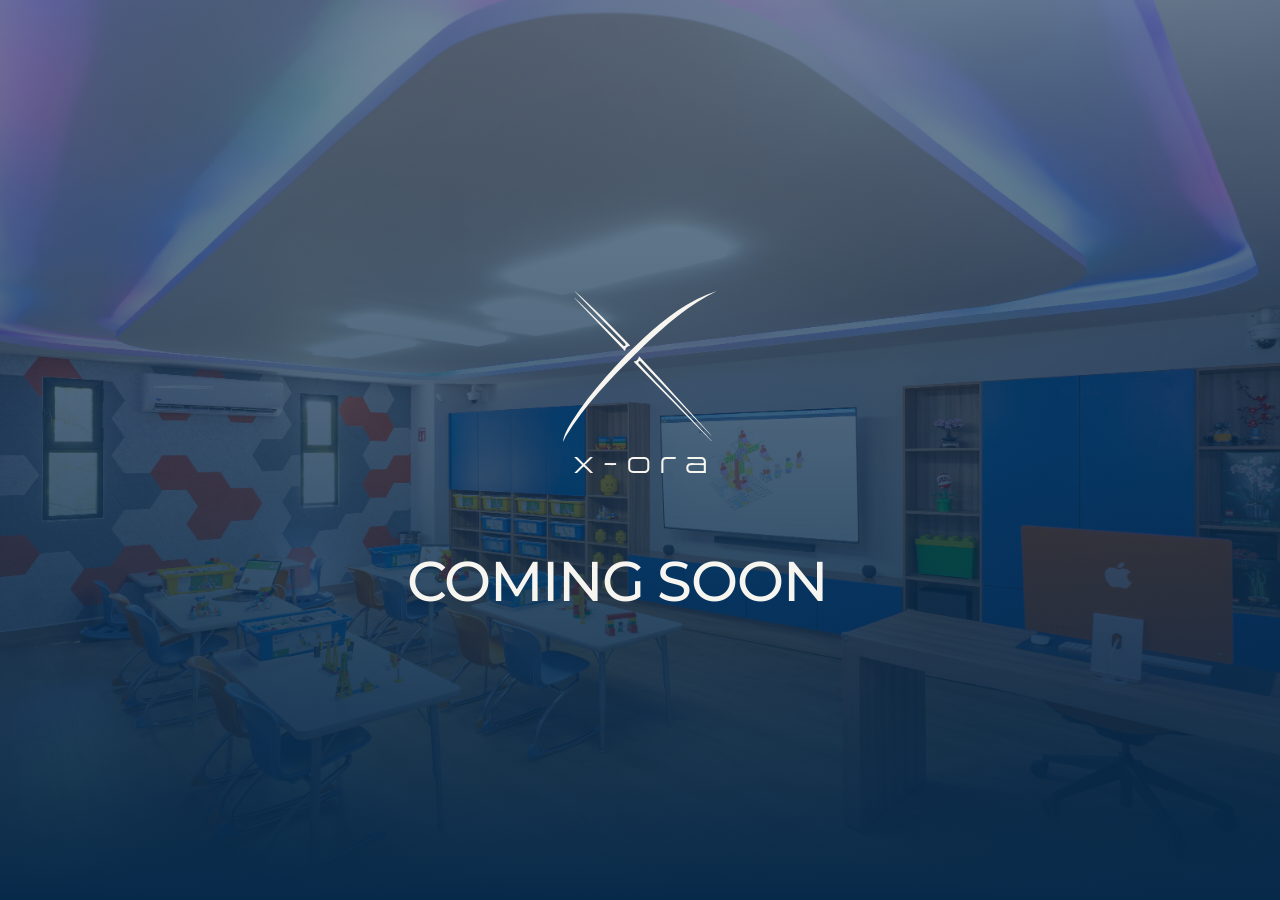
<file: index.html>
<!DOCTYPE html>
<html lang="es" class="no-scroll">
<head>
    <meta charset="UTF-8">
    <meta name="viewport" content="width=device-width, initial-scale=1.0">
    <title>X-ORA | Coming Soon</title>

    <!-- Importación de Tipografías según el manual -->
    <link rel="preconnect" href="https://fonts.googleapis.com">
    <link href="https://fonts.googleapis.com/css2?family=Inter:wght@400;600&family=Montserrat:wght@400;600;700&display=swap" rel="stylesheet">

    <!-- Enlace al archivo CSS externo -->
    <link rel="stylesheet" href="styles.css">
</head>
<body class="no-scroll">

    <!-- COMING SOON: página de entrada del sitio. Foto del taller de X-ORA Studio como
         fondo a pantalla completa, oscurecida con .hero-overlay para que el logo y los
         títulos en blanco hueso sigan siendo legibles. -->
    <section class="hero hero-coming-soon">
        <img class="hero-bg" src="assets/Interiores -6.jpg" alt="" aria-hidden="true" loading="eager" fetchpriority="high">
        <div class="hero-overlay" aria-hidden="true"></div>

        <img class="hero-logo-coming" src="assets/Logo_Texto.svg" alt="X-ORA" width="410" height="484">

        <p class="hero-title-xl">
            <span class="line"><span class="line-inner">Coming Soon</span></span><span class="hero-dots" aria-hidden="true"><span class="dot">.</span><span class="dot">.</span><span class="dot">.</span></span>
        </p>
    </section>

    <!-- Enlace al archivo JavaScript externo -->
    <script src="script.js"></script>
</body>
</html>
</file>
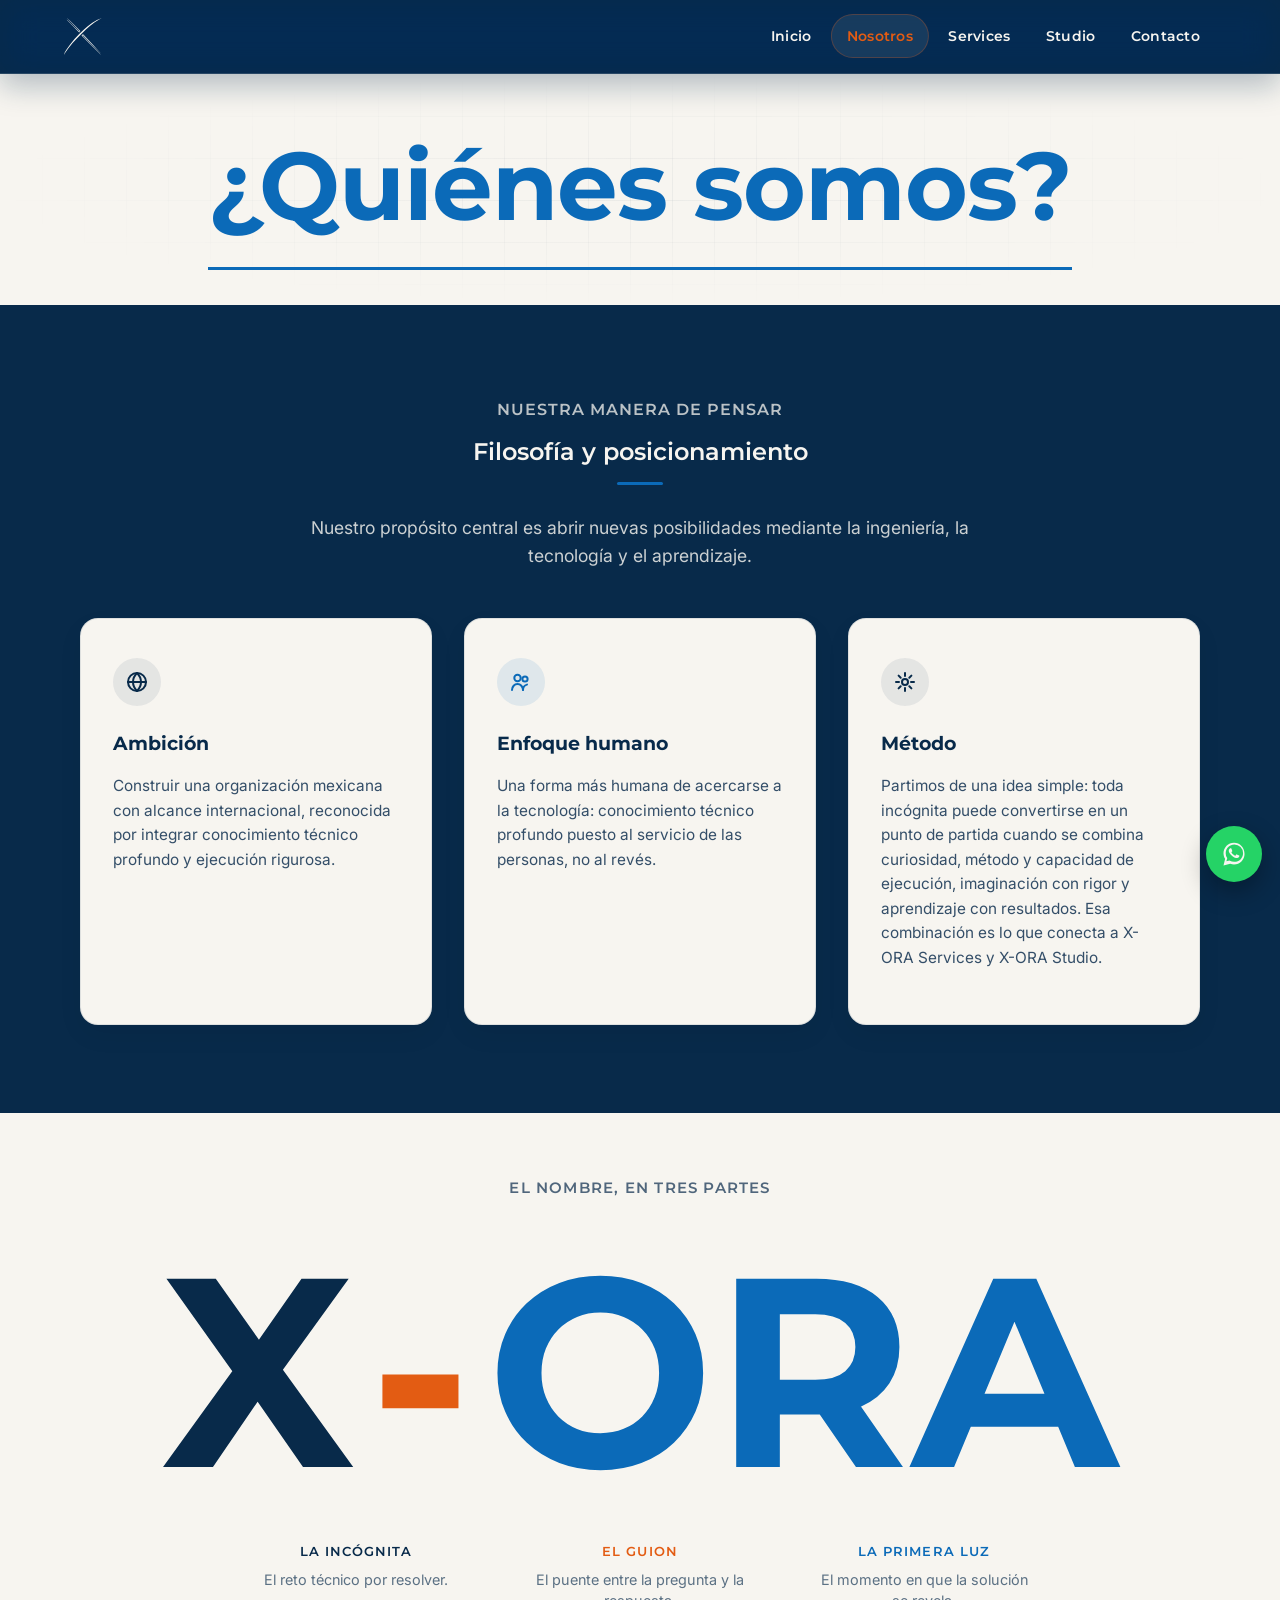
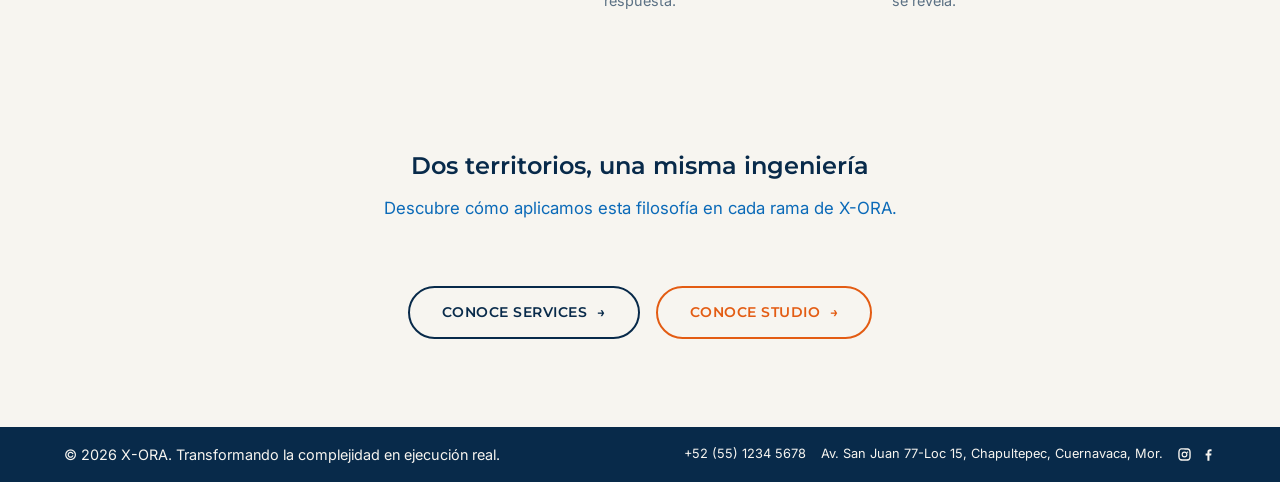
<file: about.html>
<!DOCTYPE html>
<html lang="es">
<head>
    <meta charset="UTF-8">
    <meta name="viewport" content="width=device-width, initial-scale=1.0">
    <title>Nosotros | X-ORA</title>
    
    <!-- Importación de Tipografías -->
    <link href="https://fonts.googleapis.com/css2?family=Inter:wght@400;600&family=Montserrat:wght@600;700&display=swap" rel="stylesheet">
    
    <!-- Enlace al archivo CSS -->
    <link rel="stylesheet" href="styles.css">
</head>
<body>

    <!-- NAV BAR CLÁSICA SUPERIOR (LOGO IZQUIERDA + ENLACES, SIEMPRE VISIBLE) -->
    <nav class="top-nav" aria-label="Navegación principal">
        <a href="index.html" class="top-nav-logo" aria-label="X-ORA — Inicio">
            <img src="assets/Logo.svg" alt="X-ORA" width="38" height="37">
        </a>

        <button type="button" class="nav-toggle" id="navToggle" aria-label="Abrir menú de navegación" aria-expanded="false" aria-controls="navLinks">
            <span class="nav-toggle-bar"></span>
            <span class="nav-toggle-bar"></span>
            <span class="nav-toggle-bar"></span>
        </button>

        <div class="top-nav-links" id="navLinks">
            <a href="index.html">Inicio</a>
            <a href="about.html" class="active-nav">Nosotros</a>
            <a href="services.html">Services</a>
            <a href="studio.html">Studio</a>
            <a href="contacto.html">Contacto</a>
        </div>
    </nav>

    <!-- BOTÓN FLOTANTE DE WHATSAPP: redirige a Contacto -->
    <a href="contacto.html" class="whatsapp-float" aria-label="Contáctanos por WhatsApp">
        <svg viewBox="0 0 32 32" aria-hidden="true"><path d="M16.02 3C9.4 3 4 8.4 4 15.02c0 2.4.7 4.62 1.9 6.5L4 29l7.66-1.86a12.9 12.9 0 0 0 4.36.76h.01c6.62 0 12.02-5.4 12.02-12.02C28.05 8.4 22.65 3 16.02 3Zm0 21.9c-1.68 0-3.32-.44-4.75-1.28l-.34-.2-3.63.88.96-3.55-.22-.36a9.86 9.86 0 0 1-1.51-5.37c0-5.47 4.45-9.92 9.92-9.92a9.86 9.86 0 0 1 7.02 2.9 9.86 9.86 0 0 1 2.9 7.02c0 5.47-4.46 9.92-9.92 9.92l.57-.04Zm5.44-7.43c-.3-.15-1.76-.87-2.03-.97-.27-.1-.47-.15-.67.15-.2.3-.77.97-.94 1.17-.17.2-.35.22-.65.07-.3-.15-1.25-.46-2.38-1.47-.88-.78-1.47-1.75-1.65-2.05-.17-.3-.02-.46.13-.61.14-.14.3-.35.45-.52.15-.17.2-.3.3-.5.1-.2.05-.37-.02-.52-.08-.15-.67-1.62-.92-2.22-.24-.58-.49-.5-.67-.51h-.57c-.2 0-.52.07-.79.37-.27.3-1.04 1.02-1.04 2.48s1.07 2.87 1.22 3.07c.15.2 2.1 3.2 5.08 4.49.71.3 1.26.49 1.69.63.71.23 1.36.2 1.87.12.57-.08 1.76-.72 2.01-1.42.25-.7.25-1.3.17-1.42-.07-.13-.27-.2-.57-.35Z"/></svg>
    </a>

    <!-- SECCIÓN 1: PRINCIPAL (HERO MARCA MADRE) — solo la pregunta, oversized; sin título
         ni párrafo debajo, para que la sección sea lo más baja posible. -->
    <section class="hero-about">
        <span class="descriptor reveal reveal-fade reveal-d1">¿Quiénes somos?</span>
    </section>

    <!-- SECCIÓN 2: FILOSOFÍA Y POSICIONAMIENTO — antes iba después de "El nombre, en tres
         partes"; ahora abre el bloque narrativo, sobre un lienzo azul profundo (antes blanco
         hueso). Mismo lenguaje que .manifesto-text (home.html): h2/kicker en blanco hueso,
         barra de acento en azul eléctrico, para que sigan siendo legibles sobre el nuevo fondo. -->
    <section class="about-philosophy" aria-labelledby="philosophy-title">
        <div class="about-philosophy-head">
            <span class="about-kicker reveal reveal-fade">Nuestra manera de pensar</span>
            <h2 id="philosophy-title" class="reveal reveal-fade reveal-d1">Filosofía y posicionamiento</h2>
            <p class="about-philosophy-lead reveal reveal-fade reveal-d2">Nuestro propósito central es abrir nuevas posibilidades mediante la ingeniería, la tecnología y el aprendizaje.</p>
        </div>

        <div class="about-pillars">
            <article class="about-pillar-card reveal reveal-scale reveal-d1">
                <span class="about-pillar-icon" aria-hidden="true">
                    <svg viewBox="0 0 24 24" fill="none" stroke-width="2" stroke-linecap="round" stroke-linejoin="round"><circle cx="12" cy="12" r="9"/><path d="M3 12h18M12 3c2.5 2.5 4 5.5 4 9s-1.5 6.5-4 9c-2.5-2.5-4-5.5-4-9s1.5-6.5 4-9Z"/></svg>
                </span>
                <h3>Ambición</h3>
                <p>Construir una organización mexicana con alcance internacional, reconocida por integrar conocimiento técnico profundo y ejecución rigurosa.</p>
            </article>

            <article class="about-pillar-card reveal reveal-scale reveal-d2">
                <span class="about-pillar-icon" aria-hidden="true">
                    <svg viewBox="0 0 24 24" fill="none" stroke-width="2" stroke-linecap="round" stroke-linejoin="round"><circle cx="8.5" cy="8" r="3.2"/><circle cx="16" cy="9" r="2.6"/><path d="M3 20c0-3.3 2.5-6 5.5-6s5.5 2.7 5.5 6"/><path d="M14 20c0-2.6 1.8-4.8 4-5.4"/></svg>
                </span>
                <h3>Enfoque humano</h3>
                <p>Una forma más humana de acercarse a la tecnología: conocimiento técnico profundo puesto al servicio de las personas, no al revés.</p>
            </article>

            <article class="about-pillar-card reveal reveal-scale reveal-d3">
                <span class="about-pillar-icon" aria-hidden="true">
                    <svg viewBox="0 0 24 24" fill="none" stroke-width="2" stroke-linecap="round" stroke-linejoin="round"><circle cx="12" cy="12" r="3"/><path d="M12 3v3M12 18v3M21 12h-3M6 12H3M18.4 5.6l-2.1 2.1M7.7 16.3l-2.1 2.1M18.4 18.4l-2.1-2.1M7.7 7.7 5.6 5.6"/></svg>
                </span>
                <h3>Método</h3>
                <p>Partimos de una idea simple: toda incógnita puede convertirse en un punto de partida cuando se combina curiosidad, método y capacidad de ejecución, imaginación con rigor y   aprendizaje con resultados. Esa combinación es lo que conecta a X-ORA Services y X-ORA Studio.</p>
            </article>
        </div>
    </section>

    <!-- SECCIÓN 3: HISTORIA Y GÉNESIS DEL NOMBRE — X, guion y ORA en una misma fila, a la
         misma altura, sobre un lienzo blanco hueso (antes azul profundo). Cada símbolo se
         "decodifica" (mismo componente DecryptText del hero) al entrar en el viewport.
         El renglón del nombre ("x-ora") vive aparte en .xora-word, alineado por línea base,
         para que los tres símbolos queden al mismo nivel sin depender de que etiqueta y
         descripción (que sí pueden variar de altura) empujen esa alineación. -->
    <section class="xora-meaning" aria-labelledby="meaning-title">
        <h2 id="meaning-title" class="sr-only">Qué significa X-ORA</h2>
        <span class="xora-meaning-kicker reveal reveal-fade">El nombre, en tres partes</span>

        <div class="xora-collage reveal reveal-scale">
            <div class="xora-word">
                <span class="xora-collage-x xora-def-symbol" aria-hidden="true">X</span>
                <span class="xora-collage-dash xora-def-symbol" aria-hidden="true">-</span>
                <span class="xora-collage-ora xora-def-symbol" aria-hidden="true">ORA</span>
            </div>

            <div class="xora-collage-details">
                <div class="xora-collage-item xora-collage-item-x">
                    <span class="xora-collage-label">La Incógnita</span>
                    <p class="xora-collage-desc">El reto técnico por resolver.</p>
                </div>

                <div class="xora-collage-item xora-collage-item-dash">
                    <span class="xora-collage-label">El Guion</span>
                    <p class="xora-collage-desc">El puente entre la pregunta y la respuesta.</p>
                </div>

                <div class="xora-collage-item xora-collage-item-ora">
                    <span class="xora-collage-label">La Primera Luz</span>
                    <p class="xora-collage-desc">El momento en que la solución se revela.</p>
                </div>
            </div>
        </div>
    </section>

    <!-- SECCIÓN 4: PUENTE DE CIERRE — invita a explorar Services/Studio -->
    <section class="about-bridge reveal reveal-fade" aria-labelledby="bridge-title">
        <h2 id="bridge-title">Dos territorios, una misma ingeniería</h2>
        <p>Descubre cómo aplicamos esta filosofía en cada rama de X-ORA.</p>
        <div class="about-bridge-actions">
            <a href="services.html" class="btn btn-services"><span>Conoce Services</span><span class="btn-arrow" aria-hidden="true">→</span></a>
            <a href="studio.html" class="btn btn-studio"><span>Conoce Studio</span><span class="btn-arrow" aria-hidden="true">→</span></a>
        </div>
    </section>

    <!-- PIE DE PÁGINA -->
    <footer>
        <div class="footer-inner">
            <p class="footer-copy">&copy; 2026 X-ORA. Transformando la complejidad en ejecución real.</p>
            <div class="footer-contact">
                <a href="tel:+525512345678">+52 (55) 1234 5678</a>
                <span>Av. San Juan 77-Loc 15, Chapultepec, Cuernavaca, Mor.</span>
                <!-- TODO: reemplazar "#" con los enlaces reales de Instagram y Facebook de x-ora -->
                <span class="footer-social">
                    <a href="#" target="_blank" rel="noopener" aria-label="Instagram de X-ORA">
                        <svg viewBox="0 0 24 24" aria-hidden="true"><path d="M12 2c2.72 0 3.06.01 4.12.06 1.06.05 1.79.22 2.43.47.66.26 1.22.6 1.77 1.15.5.5.87 1.03 1.15 1.72.25.63.42 1.36.47 2.42.05 1.06.06 1.4.06 4.12s-.01 3.06-.06 4.12c-.05 1.06-.22 1.79-.47 2.43a4.9 4.9 0 0 1-1.15 1.77c-.5.5-1.03.87-1.72 1.15-.63.25-1.36.42-2.42.47-1.06.05-1.4.06-4.12.06s-3.06-.01-4.12-.06c-1.06-.05-1.79-.22-2.43-.47a4.9 4.9 0 0 1-1.77-1.15 4.9 4.9 0 0 1-1.15-1.72c-.25-.63-.42-1.36-.47-2.42C2.01 15.06 2 14.72 2 12s.01-3.06.06-4.12c.05-1.06.22-1.79.47-2.43.26-.66.6-1.22 1.15-1.77.5-.5 1.03-.87 1.72-1.15.63-.25 1.36-.42 2.42-.47C8.94 2.01 9.28 2 12 2Zm0 1.8c-2.67 0-2.99.01-4.04.06-.87.04-1.34.18-1.65.3-.42.16-.72.36-1.03.67-.31.31-.5.6-.67 1.03-.12.31-.26.78-.3 1.65C4.26 8.56 4.25 8.88 4.25 11.55v.45c0 2.67.01 2.99.06 4.04.04.87.18 1.34.3 1.65.16.42.36.72.67 1.03.31.31.6.5 1.03.67.31.12.78.26 1.65.3 1.05.05 1.37.06 4.04.06s2.99-.01 4.04-.06c.87-.04 1.34-.18 1.65-.3.42-.16.72-.36 1.03-.67.31-.31.5-.6.67-1.03.12-.31.26-.78.3-1.65.05-1.05.06-1.37.06-4.04s-.01-2.99-.06-4.04c-.04-.87-.18-1.34-.3-1.65-.16-.42-.36-.72-.67-1.03a2.8 2.8 0 0 0-1.03-.67c-.31-.12-.78-.26-1.65-.3-1.05-.05-1.37-.06-4.04-.06ZM12 7.35A4.65 4.65 0 1 1 12 16.65 4.65 4.65 0 0 1 12 7.35Zm0 1.8a2.85 2.85 0 1 0 0 5.7 2.85 2.85 0 0 0 0-5.7Zm4.84-2a1.08 1.08 0 1 1 0 2.16 1.08 1.08 0 0 1 0-2.16Z"/></svg>
                    </a>
                    <a href="#" target="_blank" rel="noopener" aria-label="Facebook de X-ORA">
                        <svg viewBox="0 0 24 24" aria-hidden="true"><path d="M13.5 22v-8.4h2.82l.42-3.28H13.5V8.24c0-.95.26-1.6 1.62-1.6h1.74V3.72C16.55 3.65 15.55 3.56 14.38 3.56c-2.46 0-4.14 1.5-4.14 4.26v2.5H7.4v3.28h2.84V22Z"/></svg>
                    </a>
                </span>
            </div>
        </div>
    </footer>

    <script src="script.js"></script>
</body>
</html>
</file>
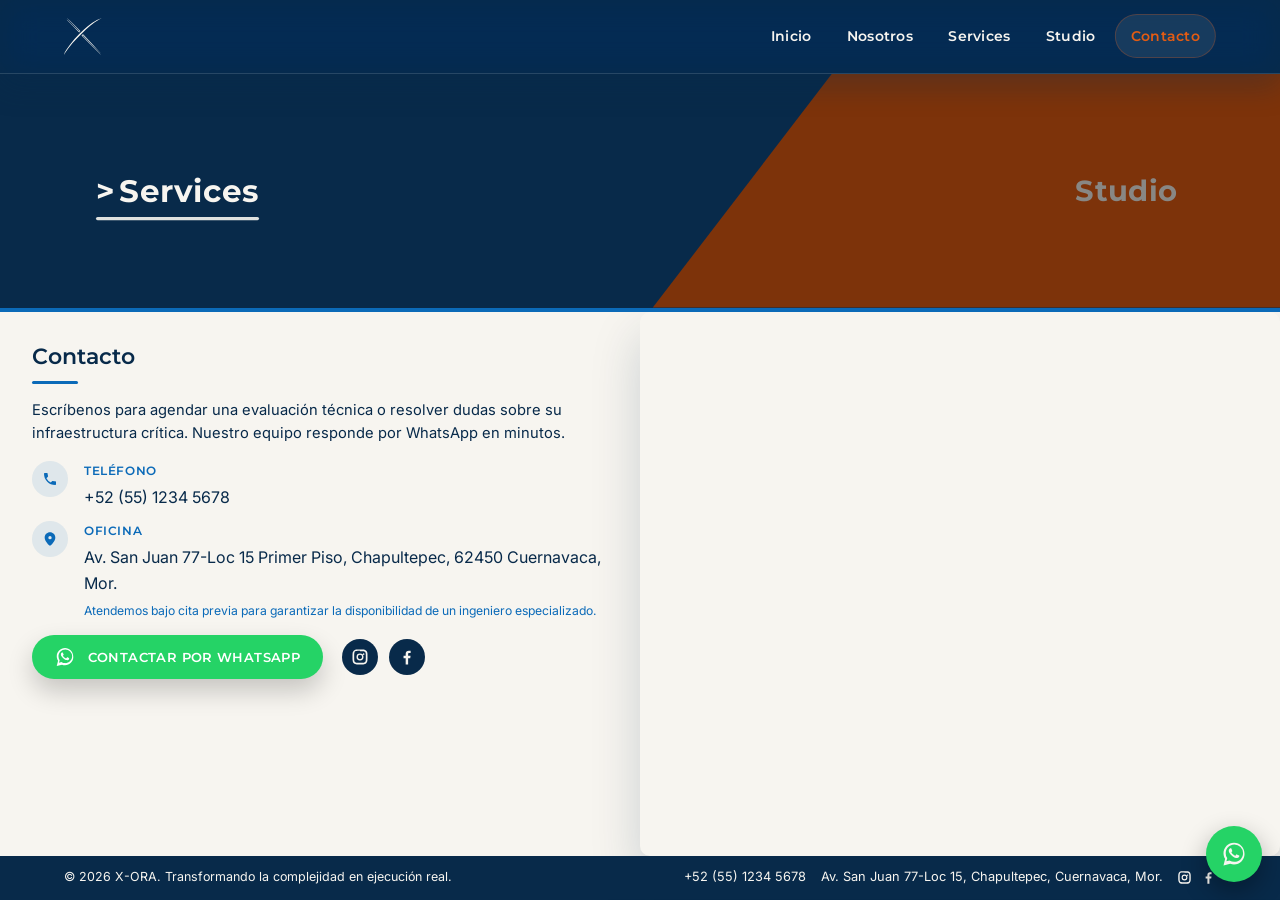
<file: contacto.html>
<!DOCTYPE html>
<html lang="es" class="contacto-page">
<head>
    <meta charset="UTF-8">
    <meta name="viewport" content="width=device-width, initial-scale=1.0">
    <title>Contacto | X-ORA</title>

    <!-- Importación de Tipografías -->
    <link href="https://fonts.googleapis.com/css2?family=Inter:wght@400;600&family=Montserrat:wght@600;700&display=swap" rel="stylesheet">

    <!-- Enlace al archivo CSS principal -->
    <link rel="stylesheet" href="styles.css">
</head>
<body class="contacto-page">

    <!-- NAV BAR CLÁSICA SUPERIOR (LOGO IZQUIERDA + ENLACES, SIEMPRE VISIBLE) -->
    <nav class="top-nav" aria-label="Navegación principal">
        <a href="index.html" class="top-nav-logo" aria-label="X-ORA — Inicio">
            <img src="assets/Logo.svg" alt="X-ORA" width="38" height="37">
        </a>

        <button type="button" class="nav-toggle" id="navToggle" aria-label="Abrir menú de navegación" aria-expanded="false" aria-controls="navLinks">
            <span class="nav-toggle-bar"></span>
            <span class="nav-toggle-bar"></span>
            <span class="nav-toggle-bar"></span>
        </button>

        <div class="top-nav-links" id="navLinks">
            <a href="index.html">Inicio</a>
            <a href="about.html">Nosotros</a>
            <a href="services.html">Services</a>
            <a href="studio.html">Studio</a>
            <a href="contacto.html" class="active-nav">Contacto</a>
        </div>
    </nav>

    <!-- BOTÓN FLOTANTE DE WHATSAPP: redirige a Contacto -->
    <a href="contacto.html" class="whatsapp-float" aria-label="Contáctanos por WhatsApp">
        <svg viewBox="0 0 32 32" aria-hidden="true"><path d="M16.02 3C9.4 3 4 8.4 4 15.02c0 2.4.7 4.62 1.9 6.5L4 29l7.66-1.86a12.9 12.9 0 0 0 4.36.76h.01c6.62 0 12.02-5.4 12.02-12.02C28.05 8.4 22.65 3 16.02 3Zm0 21.9c-1.68 0-3.32-.44-4.75-1.28l-.34-.2-3.63.88.96-3.55-.22-.36a9.86 9.86 0 0 1-1.51-5.37c0-5.47 4.45-9.92 9.92-9.92a9.86 9.86 0 0 1 7.02 2.9 9.86 9.86 0 0 1 2.9 7.02c0 5.47-4.46 9.92-9.92 9.92l.57-.04Zm5.44-7.43c-.3-.15-1.76-.87-2.03-.97-.27-.1-.47-.15-.67.15-.2.3-.77.97-.94 1.17-.17.2-.35.22-.65.07-.3-.15-1.25-.46-2.38-1.47-.88-.78-1.47-1.75-1.65-2.05-.17-.3-.02-.46.13-.61.14-.14.3-.35.45-.52.15-.17.2-.3.3-.5.1-.2.05-.37-.02-.52-.08-.15-.67-1.62-.92-2.22-.24-.58-.49-.5-.67-.51h-.57c-.2 0-.52.07-.79.37-.27.3-1.04 1.02-1.04 2.48s1.07 2.87 1.22 3.07c.15.2 2.1 3.2 5.08 4.49.71.3 1.26.49 1.69.63.71.23 1.36.2 1.87.12.57-.08 1.76-.72 2.01-1.42.25-.7.25-1.3.17-1.42-.07-.13-.27-.2-.57-.35Z"/></svg>
    </a>

    <!-- SWITCH X — ORA: TRANSICIÓN DE TERRITORIO (idéntico al de home.html) -->
    <section class="switch-section reveal" aria-labelledby="switch-title">
        <h2 id="switch-title" class="sr-only">Selecciona un territorio X-ORA</h2>

        <div class="xora-diagonal" id="xoraDiagonal" role="radiogroup" aria-label="Cambiar entre X-ORA Services y X-ORA Studio" data-territory="services">
            <button type="button" class="diagonal-half diagonal-services is-active" id="segServices" role="radio" aria-checked="true" data-target="services"><span><span class="diagonal-check" aria-hidden="true"></span>Services</span></button>
            <button type="button" class="diagonal-half diagonal-studio" id="segStudio" role="radio" aria-checked="false" tabindex="-1" data-target="studio"><span><span class="diagonal-check" aria-hidden="true"></span>Studio</span></button>
        </div>

        <p class="sr-only" id="switchAnnounce" role="status" aria-live="polite"></p>
    </section>

    <!-- PANEL DE TERRITORIO: misma información y diseño que la sección de contacto de
         services.html (#services-contact) y studio.html (#studio-contact) -->
    <div class="territory-wrapper" id="territoryWrapper" data-territory="services">
        <span class="territory-bg territory-bg-services" aria-hidden="true"></span>
        <span class="territory-bg territory-bg-studio" aria-hidden="true"></span>

        <!-- SERVICES: contenido idéntico a services.html #services-contact -->
        <article class="territory-panel" id="panel-services" data-panel="services">
            <div class="services-panel-content">
                <h2>Contacto</h2>
                <p>Escríbenos para agendar una evaluación técnica o resolver dudas sobre su infraestructura crítica. Nuestro equipo responde por WhatsApp en minutos.</p>

                <ul class="services-contact-list">
                    <li>
                        <span class="services-contact-icon" aria-hidden="true">
                            <svg viewBox="0 0 24 24"><path d="M6.62 10.79a15.05 15.05 0 0 0 6.59 6.59l2.2-2.2a1 1 0 0 1 1.01-.24c1.12.37 2.33.57 3.58.57a1 1 0 0 1 1 1V20a1 1 0 0 1-1 1C10.61 21 3 13.39 3 4a1 1 0 0 1 1-1h3.5a1 1 0 0 1 1 1c0 1.25.2 2.46.57 3.58a1 1 0 0 1-.25 1.01l-2.2 2.2Z"/></svg>
                        </span>
                        <div>
                            <span class="services-contact-label">Teléfono</span>
                            <span class="services-contact-value">+52 (55) 1234 5678</span>
                        </div>
                    </li>
                    <li>
                        <span class="services-contact-icon" aria-hidden="true">
                            <svg viewBox="0 0 24 24"><path d="M12 2C7.58 2 4 5.58 4 10c0 5.25 7 12 8 12s8-6.75 8-12c0-4.42-3.58-8-8-8Zm0 10.5A2.5 2.5 0 1 1 12 7.5a2.5 2.5 0 0 1 0 5Z"/></svg>
                        </span>
                        <div>
                            <span class="services-contact-label">Oficina</span>
                            <span class="services-contact-value">Av. San Juan 77-Loc 15 Primer Piso, Chapultepec, 62450 Cuernavaca, Mor.</span>
                            <span class="services-contact-note">Atendemos bajo cita previa para garantizar la disponibilidad de un ingeniero especializado.</span>
                        </div>
                    </li>
                </ul>

                <div class="services-contact-actions">
                    <a href="https://wa.me/5215512345678?text=Hola%2C%20quiero%20informaci%C3%B3n%20sobre%20X-ORA%20Services" class="btn-whatsapp" target="_blank" rel="noopener">
                        <svg viewBox="0 0 32 32" aria-hidden="true"><path d="M16.02 3C9.4 3 4 8.4 4 15.02c0 2.4.7 4.62 1.9 6.5L4 29l7.66-1.86a12.9 12.9 0 0 0 4.36.76h.01c6.62 0 12.02-5.4 12.02-12.02C28.05 8.4 22.65 3 16.02 3Zm0 21.9c-1.68 0-3.32-.44-4.75-1.28l-.34-.2-3.63.88.96-3.55-.22-.36a9.86 9.86 0 0 1-1.51-5.37c0-5.47 4.45-9.92 9.92-9.92a9.86 9.86 0 0 1 7.02 2.9 9.86 9.86 0 0 1 2.9 7.02c0 5.47-4.46 9.92-9.92 9.92l.57-.04Zm5.44-7.43c-.3-.15-1.76-.87-2.03-.97-.27-.1-.47-.15-.67.15-.2.3-.77.97-.94 1.17-.17.2-.35.22-.65.07-.3-.15-1.25-.46-2.38-1.47-.88-.78-1.47-1.75-1.65-2.05-.17-.3-.02-.46.13-.61.14-.14.3-.35.45-.52.15-.17.2-.3.3-.5.1-.2.05-.37-.02-.52-.08-.15-.67-1.62-.92-2.22-.24-.58-.49-.5-.67-.51h-.57c-.2 0-.52.07-.79.37-.27.3-1.04 1.02-1.04 2.48s1.07 2.87 1.22 3.07c.15.2 2.1 3.2 5.08 4.49.71.3 1.26.49 1.69.63.71.23 1.36.2 1.87.12.57-.08 1.76-.72 2.01-1.42.25-.7.25-1.3.17-1.42-.07-.13-.27-.2-.57-.35Z"/></svg>
                        Contactar por WhatsApp
                    </a>

                    <!-- TODO: reemplazar "#" con los enlaces reales de Instagram y Facebook de x-ora -->
                    <div class="services-contact-social">
                        <a href="#" target="_blank" rel="noopener" aria-label="Instagram de X-ORA Services">
                            <svg viewBox="0 0 24 24" aria-hidden="true"><path d="M12 2c2.72 0 3.06.01 4.12.06 1.06.05 1.79.22 2.43.47.66.26 1.22.6 1.77 1.15.5.5.87 1.03 1.15 1.72.25.63.42 1.36.47 2.42.05 1.06.06 1.4.06 4.12s-.01 3.06-.06 4.12c-.05 1.06-.22 1.79-.47 2.43a4.9 4.9 0 0 1-1.15 1.77c-.5.5-1.03.87-1.72 1.15-.63.25-1.36.42-2.42.47-1.06.05-1.4.06-4.12.06s-3.06-.01-4.12-.06c-1.06-.05-1.79-.22-2.43-.47a4.9 4.9 0 0 1-1.77-1.15 4.9 4.9 0 0 1-1.15-1.72c-.25-.63-.42-1.36-.47-2.42C2.01 15.06 2 14.72 2 12s.01-3.06.06-4.12c.05-1.06.22-1.79.47-2.43.26-.66.6-1.22 1.15-1.77.5-.5 1.03-.87 1.72-1.15.63-.25 1.36-.42 2.42-.47C8.94 2.01 9.28 2 12 2Zm0 1.8c-2.67 0-2.99.01-4.04.06-.87.04-1.34.18-1.65.3-.42.16-.72.36-1.03.67-.31.31-.5.6-.67 1.03-.12.31-.26.78-.3 1.65C4.26 8.56 4.25 8.88 4.25 11.55v.45c0 2.67.01 2.99.06 4.04.04.87.18 1.34.3 1.65.16.42.36.72.67 1.03.31.31.6.5 1.03.67.31.12.78.26 1.65.3 1.05.05 1.37.06 4.04.06s2.99-.01 4.04-.06c.87-.04 1.34-.18 1.65-.3.42-.16.72-.36 1.03-.67.31-.31.5-.6.67-1.03.12-.31.26-.78.3-1.65.05-1.05.06-1.37.06-4.04s-.01-2.99-.06-4.04c-.04-.87-.18-1.34-.3-1.65-.16-.42-.36-.72-.67-1.03a2.8 2.8 0 0 0-1.03-.67c-.31-.12-.78-.26-1.65-.3-1.05-.05-1.37-.06-4.04-.06ZM12 7.35A4.65 4.65 0 1 1 12 16.65 4.65 4.65 0 0 1 12 7.35Zm0 1.8a2.85 2.85 0 1 0 0 5.7 2.85 2.85 0 0 0 0-5.7Zm4.84-2a1.08 1.08 0 1 1 0 2.16 1.08 1.08 0 0 1 0-2.16Z"/></svg>
                        </a>
                        <a href="#" target="_blank" rel="noopener" aria-label="Facebook de X-ORA Services">
                            <svg viewBox="0 0 24 24" aria-hidden="true"><path d="M13.5 22v-8.4h2.82l.42-3.28H13.5V8.24c0-.95.26-1.6 1.62-1.6h1.74V3.72C16.55 3.65 15.55 3.56 14.38 3.56c-2.46 0-4.14 1.5-4.14 4.26v2.5H7.4v3.28h2.84V22Z"/></svg>
                        </a>
                    </div>
                </div>
            </div>
            <div class="services-panel-media">
                <div class="services-contact-map reveal reveal-scale">
                    <iframe src="https://www.google.com/maps/embed?pb=!1m18!1m12!1m3!1d1887.1610476400297!2d-99.21398400370482!3d18.91713206395256!2m3!1f0!2f0!3f0!3m2!1i1024!2i768!4f13.1!3m3!1m2!1s0x85cddfa625f571e3%3A0x87c02c02ae129550!2sIMA%20Technologies!5e0!3m2!1ses-419!2smx!4v1788254502664!5m2!1ses-419!2smx" allowfullscreen="" loading="lazy" referrerpolicy="strict-origin-when-cross-origin" title="Ubicación de X-ORA Services en Google Maps"></iframe>
                </div>
            </div>
        </article>

        <!-- STUDIO: contenido idéntico a studio.html #studio-contact -->
        <article class="territory-panel" id="panel-studio" data-panel="studio" hidden>
            <div class="studio-contact-head">
                <h2>Contáctanos e Inscríbete</h2>
                <p>Agenda una visita o resuelve tus dudas directamente con nuestro equipo. Te respondemos por WhatsApp en minutos.</p>
            </div>

            <div class="studio-contact-card">
                <div class="studio-contact-card-info">
                    <div class="studio-contact-block">
                        <h3>Contacto Directo</h3>
                        <p><strong>Teléfono:</strong> +52 (55) 1234 5678</p>

                        <!-- TODO: reemplazar "#" con los enlaces reales de Instagram y Facebook de x-ora -->
                        <div class="studio-contact-social">
                            <a href="#" target="_blank" rel="noopener" aria-label="Instagram de X-ORA Studio">
                                <svg viewBox="0 0 24 24" aria-hidden="true"><path d="M12 2c2.72 0 3.06.01 4.12.06 1.06.05 1.79.22 2.43.47.66.26 1.22.6 1.77 1.15.5.5.87 1.03 1.15 1.72.25.63.42 1.36.47 2.42.05 1.06.06 1.4.06 4.12s-.01 3.06-.06 4.12c-.05 1.06-.22 1.79-.47 2.43a4.9 4.9 0 0 1-1.15 1.77c-.5.5-1.03.87-1.72 1.15-.63.25-1.36.42-2.42.47-1.06.05-1.4.06-4.12.06s-3.06-.01-4.12-.06c-1.06-.05-1.79-.22-2.43-.47a4.9 4.9 0 0 1-1.77-1.15 4.9 4.9 0 0 1-1.15-1.72c-.25-.63-.42-1.36-.47-2.42C2.01 15.06 2 14.72 2 12s.01-3.06.06-4.12c.05-1.06.22-1.79.47-2.43.26-.66.6-1.22 1.15-1.77.5-.5 1.03-.87 1.72-1.15.63-.25 1.36-.42 2.42-.47C8.94 2.01 9.28 2 12 2Zm0 1.8c-2.67 0-2.99.01-4.04.06-.87.04-1.34.18-1.65.3-.42.16-.72.36-1.03.67-.31.31-.5.6-.67 1.03-.12.31-.26.78-.3 1.65C4.26 8.56 4.25 8.88 4.25 11.55v.45c0 2.67.01 2.99.06 4.04.04.87.18 1.34.3 1.65.16.42.36.72.67 1.03.31.31.6.5 1.03.67.31.12.78.26 1.65.3 1.05.05 1.37.06 4.04.06s2.99-.01 4.04-.06c.87-.04 1.34-.18 1.65-.3.42-.16.72-.36 1.03-.67.31-.31.5-.6.67-1.03.12-.31.26-.78.3-1.65.05-1.05.06-1.37.06-4.04s-.01-2.99-.06-4.04c-.04-.87-.18-1.34-.3-1.65-.16-.42-.36-.72-.67-1.03a2.8 2.8 0 0 0-1.03-.67c-.31-.12-.78-.26-1.65-.3-1.05-.05-1.37-.06-4.04-.06ZM12 7.35A4.65 4.65 0 1 1 12 16.65 4.65 4.65 0 0 1 12 7.35Zm0 1.8a2.85 2.85 0 1 0 0 5.7 2.85 2.85 0 0 0 0-5.7Zm4.84-2a1.08 1.08 0 1 1 0 2.16 1.08 1.08 0 0 1 0-2.16Z"/></svg>
                            </a>
                            <a href="#" target="_blank" rel="noopener" aria-label="Facebook de X-ORA Studio">
                                <svg viewBox="0 0 24 24" aria-hidden="true"><path d="M13.5 22v-8.4h2.82l.42-3.28H13.5V8.24c0-.95.26-1.6 1.62-1.6h1.74V3.72C16.55 3.65 15.55 3.56 14.38 3.56c-2.46 0-4.14 1.5-4.14 4.26v2.5H7.4v3.28h2.84V22Z"/></svg>
                            </a>
                        </div>
                    </div>

                    <div class="studio-contact-block">
                        <h3>Visita al Taller</h3>
                        <p><strong>Dirección:</strong> Av. San Juan 77-Loc 15 Primer Piso, Chapultepec, 62450 Cuernavaca, Mor.</p>
                        <p>Las visitas requieren cita previa para asegurar la atención de un ingeniero residente.</p>
                    </div>

                    <a href="https://wa.me/5215512345678?text=Hola%2C%20quiero%20informaci%C3%B3n%20sobre%20X-ORA%20Studio" class="btn-whatsapp" target="_blank" rel="noopener">
                        <svg viewBox="0 0 32 32" aria-hidden="true"><path d="M16.02 3C9.4 3 4 8.4 4 15.02c0 2.4.7 4.62 1.9 6.5L4 29l7.66-1.86a12.9 12.9 0 0 0 4.36.76h.01c6.62 0 12.02-5.4 12.02-12.02C28.05 8.4 22.65 3 16.02 3Zm0 21.9c-1.68 0-3.32-.44-4.75-1.28l-.34-.2-3.63.88.96-3.55-.22-.36a9.86 9.86 0 0 1-1.51-5.37c0-5.47 4.45-9.92 9.92-9.92a9.86 9.86 0 0 1 7.02 2.9 9.86 9.86 0 0 1 2.9 7.02c0 5.47-4.46 9.92-9.92 9.92l.57-.04Zm5.44-7.43c-.3-.15-1.76-.87-2.03-.97-.27-.1-.47-.15-.67.15-.2.3-.77.97-.94 1.17-.17.2-.35.22-.65.07-.3-.15-1.25-.46-2.38-1.47-.88-.78-1.47-1.75-1.65-2.05-.17-.3-.02-.46.13-.61.14-.14.3-.35.45-.52.15-.17.2-.3.3-.5.1-.2.05-.37-.02-.52-.08-.15-.67-1.62-.92-2.22-.24-.58-.49-.5-.67-.51h-.57c-.2 0-.52.07-.79.37-.27.3-1.04 1.02-1.04 2.48s1.07 2.87 1.22 3.07c.15.2 2.1 3.2 5.08 4.49.71.3 1.26.49 1.69.63.71.23 1.36.2 1.87.12.57-.08 1.76-.72 2.01-1.42.25-.7.25-1.3.17-1.42-.07-.13-.27-.2-.57-.35Z"/></svg>
                        Solicitar Inscripción
                    </a>
                </div>

                <div class="studio-contact-card-side">
                    <div class="studio-contact-schedule">
                        <table class="studio-schedule-table">
                            <thead>
                                <tr>
                                    <th scope="col">Días</th>
                                    <th scope="col">Horario</th>
                                </tr>
                            </thead>
                            <tbody>
                                <tr>
                                    <td>Lunes y Miércoles</td>
                                    <td>16:00 – 18:00 hrs</td>
                                </tr>
                                <tr>
                                    <td>Martes y Jueves</td>
                                    <td>16:30 – 18:30 hrs</td>
                                </tr>
                                <tr>
                                    <td>Sábados</td>
                                    <td>09:00 – 13:00 hrs</td>
                                </tr>
                            </tbody>
                        </table>
                    </div>

                    <div class="studio-contact-card-map">
                        <iframe src="https://www.google.com/maps/embed?pb=!1m18!1m12!1m3!1d1887.1610476400297!2d-99.21398400370482!3d18.91713206395256!2m3!1f0!2f0!3f0!3m2!1i1024!2i768!4f13.1!3m3!1m2!1s0x85cddfa625f571e3%3A0x87c02c02ae129550!2sIMA%20Technologies!5e0!3m2!1ses-419!2smx!4v1788254502664!5m2!1ses-419!2smx" allowfullscreen="" loading="lazy" referrerpolicy="strict-origin-when-cross-origin" title="Ubicación de X-ORA Studio en Google Maps"></iframe>
                    </div>
                </div>
            </div>
        </article>
    </div>

    <!-- PIE DE PÁGINA -->
    <footer>
        <div class="footer-inner">
            <p class="footer-copy">&copy; 2026 X-ORA. Transformando la complejidad en ejecución real.</p>
            <div class="footer-contact">
                <a href="tel:+525512345678">+52 (55) 1234 5678</a>
                <span>Av. San Juan 77-Loc 15, Chapultepec, Cuernavaca, Mor.</span>
                <!-- TODO: reemplazar "#" con los enlaces reales de Instagram y Facebook de x-ora -->
                <span class="footer-social">
                    <a href="#" target="_blank" rel="noopener" aria-label="Instagram de X-ORA">
                        <svg viewBox="0 0 24 24" aria-hidden="true"><path d="M12 2c2.72 0 3.06.01 4.12.06 1.06.05 1.79.22 2.43.47.66.26 1.22.6 1.77 1.15.5.5.87 1.03 1.15 1.72.25.63.42 1.36.47 2.42.05 1.06.06 1.4.06 4.12s-.01 3.06-.06 4.12c-.05 1.06-.22 1.79-.47 2.43a4.9 4.9 0 0 1-1.15 1.77c-.5.5-1.03.87-1.72 1.15-.63.25-1.36.42-2.42.47-1.06.05-1.4.06-4.12.06s-3.06-.01-4.12-.06c-1.06-.05-1.79-.22-2.43-.47a4.9 4.9 0 0 1-1.77-1.15 4.9 4.9 0 0 1-1.15-1.72c-.25-.63-.42-1.36-.47-2.42C2.01 15.06 2 14.72 2 12s.01-3.06.06-4.12c.05-1.06.22-1.79.47-2.43.26-.66.6-1.22 1.15-1.77.5-.5 1.03-.87 1.72-1.15.63-.25 1.36-.42 2.42-.47C8.94 2.01 9.28 2 12 2Zm0 1.8c-2.67 0-2.99.01-4.04.06-.87.04-1.34.18-1.65.3-.42.16-.72.36-1.03.67-.31.31-.5.6-.67 1.03-.12.31-.26.78-.3 1.65C4.26 8.56 4.25 8.88 4.25 11.55v.45c0 2.67.01 2.99.06 4.04.04.87.18 1.34.3 1.65.16.42.36.72.67 1.03.31.31.6.5 1.03.67.31.12.78.26 1.65.3 1.05.05 1.37.06 4.04.06s2.99-.01 4.04-.06c.87-.04 1.34-.18 1.65-.3.42-.16.72-.36 1.03-.67.31-.31.5-.6.67-1.03.12-.31.26-.78.3-1.65.05-1.05.06-1.37.06-4.04s-.01-2.99-.06-4.04c-.04-.87-.18-1.34-.3-1.65-.16-.42-.36-.72-.67-1.03a2.8 2.8 0 0 0-1.03-.67c-.31-.12-.78-.26-1.65-.3-1.05-.05-1.37-.06-4.04-.06ZM12 7.35A4.65 4.65 0 1 1 12 16.65 4.65 4.65 0 0 1 12 7.35Zm0 1.8a2.85 2.85 0 1 0 0 5.7 2.85 2.85 0 0 0 0-5.7Zm4.84-2a1.08 1.08 0 1 1 0 2.16 1.08 1.08 0 0 1 0-2.16Z"/></svg>
                    </a>
                    <a href="#" target="_blank" rel="noopener" aria-label="Facebook de X-ORA">
                        <svg viewBox="0 0 24 24" aria-hidden="true"><path d="M13.5 22v-8.4h2.82l.42-3.28H13.5V8.24c0-.95.26-1.6 1.62-1.6h1.74V3.72C16.55 3.65 15.55 3.56 14.38 3.56c-2.46 0-4.14 1.5-4.14 4.26v2.5H7.4v3.28h2.84V22Z"/></svg>
                    </a>
                </span>
            </div>
        </div>
    </footer>

    <script src="script.js"></script>
</body>
</html>
</file>
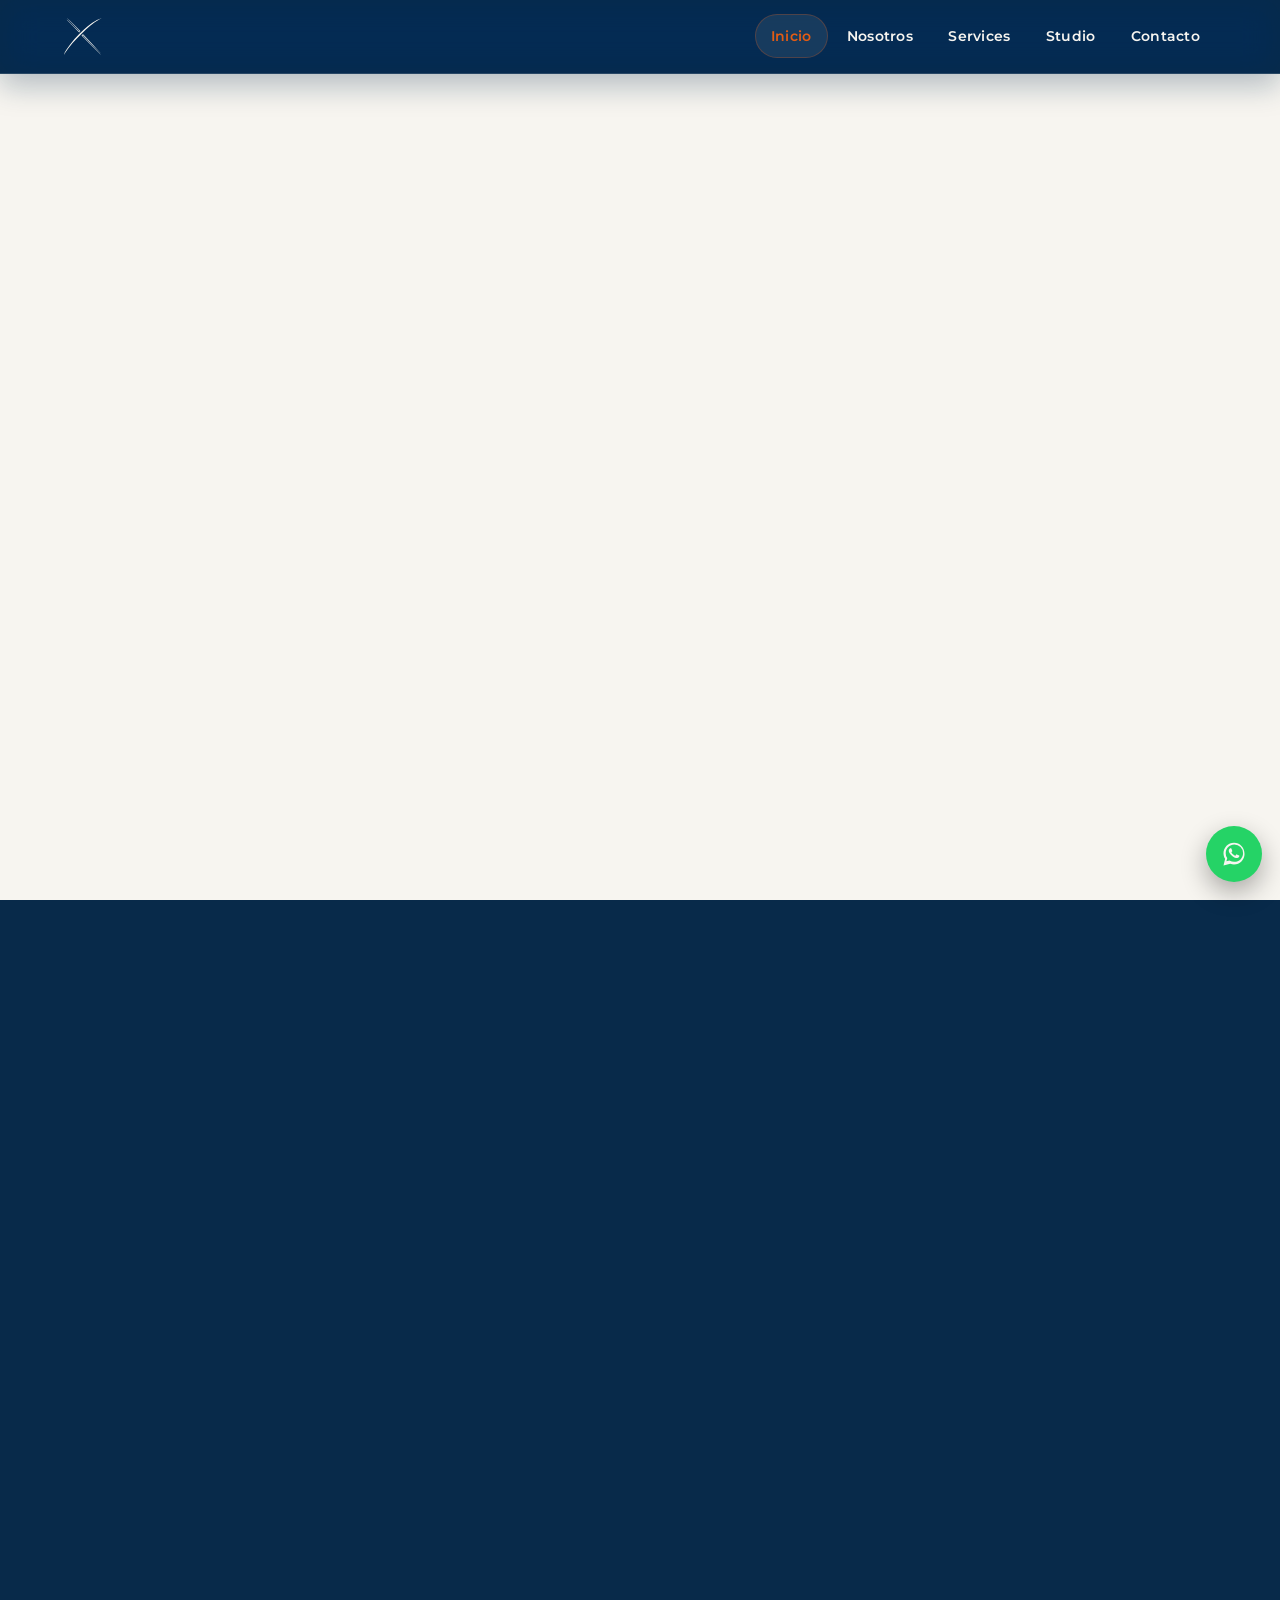
<file: home.html>
<!DOCTYPE html>
<html lang="es">
<head>
    <meta charset="UTF-8">
    <meta name="viewport" content="width=device-width, initial-scale=1.0">
    <title>X-ORA | De la incógnita a la primera luz</title>

    <!-- Importación de Tipografías según el manual -->
    <link rel="preconnect" href="https://fonts.googleapis.com">
    <link href="https://fonts.googleapis.com/css2?family=Inter:wght@400;600&family=Montserrat:wght@600;700&display=swap" rel="stylesheet">

    <!-- Enlace al archivo CSS externo -->
    <link rel="stylesheet" href="styles.css">

    <!-- Decide, antes del primer pintado, si la intro debe reproducirse o saltarse esta carga
         (evita el parpadeo de mostrarla y ocultarla después con JS diferido) -->
    <script>
    (function () {
        try {
            if (sessionStorage.getItem('xoraIntroSeen')) {
                document.documentElement.classList.add('intro-skip');
            } else {
                document.documentElement.classList.add('no-scroll', 'intro-pending');
            }
        } catch (e) {}
    })();
    </script>
</head>
<body>

    <!-- INTRO: RECREACIÓN EN CÓDIGO DEL VIDEO DE MARCA X-ORA.mp4 -->
    <div class="intro" id="introOverlay" aria-hidden="true">
        <h1 class="intro-title">
            <span class="intro-letter">X</span><span class="intro-letter intro-accent">-</span><span class="intro-letter">O</span><span class="intro-letter">R</span><span class="intro-letter">A</span>
        </h1>
        <div class="intro-blocks" aria-hidden="true">
            <span class="intro-block intro-block-electrico"></span>
            <span class="intro-block intro-block-naranja"></span>
            <span class="intro-block intro-block-crema"></span>
        </div>
    </div>

    <!-- NAV BAR CLÁSICA SUPERIOR (LOGO IZQUIERDA + ENLACES, SIEMPRE VISIBLE) -->
    <nav class="top-nav" aria-label="Navegación principal">
        <a href="index.html" class="top-nav-logo" aria-label="X-ORA — Inicio">
            <img src="assets/Logo.svg" alt="X-ORA" width="38" height="37">
        </a>

        <button type="button" class="nav-toggle" id="navToggle" aria-label="Abrir menú de navegación" aria-expanded="false" aria-controls="navLinks">
            <span class="nav-toggle-bar"></span>
            <span class="nav-toggle-bar"></span>
            <span class="nav-toggle-bar"></span>
        </button>

        <div class="top-nav-links" id="navLinks">
            <a href="index.html" class="active-nav">Inicio</a>
            <a href="about.html">Nosotros</a>
            <a href="services.html">Services</a>
            <a href="studio.html">Studio</a>
            <a href="contacto.html">Contacto</a>
        </div>
    </nav>

    <!-- BOTÓN FLOTANTE DE WHATSAPP: redirige a Contacto -->
    <a href="contacto.html" class="whatsapp-float" aria-label="Contáctanos por WhatsApp">
        <svg viewBox="0 0 32 32" aria-hidden="true"><path d="M16.02 3C9.4 3 4 8.4 4 15.02c0 2.4.7 4.62 1.9 6.5L4 29l7.66-1.86a12.9 12.9 0 0 0 4.36.76h.01c6.62 0 12.02-5.4 12.02-12.02C28.05 8.4 22.65 3 16.02 3Zm0 21.9c-1.68 0-3.32-.44-4.75-1.28l-.34-.2-3.63.88.96-3.55-.22-.36a9.86 9.86 0 0 1-1.51-5.37c0-5.47 4.45-9.92 9.92-9.92a9.86 9.86 0 0 1 7.02 2.9 9.86 9.86 0 0 1 2.9 7.02c0 5.47-4.46 9.92-9.92 9.92l.57-.04Zm5.44-7.43c-.3-.15-1.76-.87-2.03-.97-.27-.1-.47-.15-.67.15-.2.3-.77.97-.94 1.17-.17.2-.35.22-.65.07-.3-.15-1.25-.46-2.38-1.47-.88-.78-1.47-1.75-1.65-2.05-.17-.3-.02-.46.13-.61.14-.14.3-.35.45-.52.15-.17.2-.3.3-.5.1-.2.05-.37-.02-.52-.08-.15-.67-1.62-.92-2.22-.24-.58-.49-.5-.67-.51h-.57c-.2 0-.52.07-.79.37-.27.3-1.04 1.02-1.04 2.48s1.07 2.87 1.22 3.07c.15.2 2.1 3.2 5.08 4.49.71.3 1.26.49 1.69.63.71.23 1.36.2 1.87.12.57-.08 1.76-.72 2.01-1.42.25-.7.25-1.3.17-1.42-.07-.13-.27-.2-.57-.35Z"/></svg>
    </a>

    <!-- HERO / FILOSOFÍA -->
    <section class="hero hero-home">
        <div class="hero-logo-mark" aria-hidden="true">
            <svg viewBox="87 0 410 402" xmlns="http://www.w3.org/2000/svg">
                <path d="M496.52,0l-25.61,13.1c-71.83,40.57-133.42,97.5-191.95,154.98-67.45,66.23-135.01,137.23-184.69,218.06l-7.09,14.81c2.62-20.58,14.08-39.15,24.95-56.37,49.19-77.93,122.83-158.13,190.51-220.64C358.9,71.97,422.71,23.61,496.52,0Z"/>
                <path d="M482.71,385.33c-63.94-65.62-125.97-133.09-189.93-198.71-3.23-1.92-6.26,1.72-5,5.01,59.55,64.77,122.03,126.95,181.44,191.89,3.79,4.15,8.12,8.67,11.7,12.91.57.67,1.45.98,1.19,2.1l-205.9-209.15-.57-2.13c7.2.08,13.5-6.7,13.21-13.81,2.44,2.01,4.73,4.3,6.91,6.59,61.54,64.96,120.44,132.45,181.27,198.07l5.69,7.21Z"/>
                <path d="M265.44,145.24c-7.33-.1-12.14,6.1-13.17,12.86l-1.22.34L116.59,18c1.03.6,2.1,1.31,3,2.09,13.8,11.84,27.91,26.02,41.12,38.71,29.48,28.32,57.95,57.71,87.02,86.44,4.52,3.37,8.25-1.79,4.5-5.7L118.39,1.2c1.19,0,2.39,1.1,3.29,1.81,16.11,12.88,34.13,31.57,49.25,46.19,27.32,26.42,54.98,53.91,81.33,81.33,3.1,3.22,10.5,10.16,12.6,13.21.35.51.84.59.59,1.51Z"/>
            </svg>
        </div>
        <div class="hero-content">
            <h1 class="hero-title">
                <span class="line"><span class="line-inner">X - ORA</span></span>
            </h1>
            <p class="hero-slogan">De la incógnita a la primera luz</p>
            <div class="hero-cta-row">
                <p class="hero-desc">Ofrecemos ingeniería de campo, integración y soporte técnico para sistemas de potencia y control crítico, y formamos a niños de 5 a 9 años en ingeniería aplicada a través de X-ORA Studio.</p>
                <a href="#manifesto" class="btn btn-studio-solid hero-cta">Conoce más</a>
            </div>
        </div>
    </section>

    <!-- MANIFIESTO: X-ORA COMO MARCA MADRE -->
    <section class="manifesto" id="manifesto" aria-labelledby="manifesto-title">
        <div class="manifesto-inner reveal">
            <div class="manifesto-text">
                <h2 id="manifesto-title">Origen</h2>
                <p>
                    X-ORA es una marca de tecnología e ingeniería que diseña, integra y activa sistemas, experiencias y aprendizajes. Aplicamos el mismo pensamiento de ingeniería a dos terrenos distintos: la infraestructura de potencia y control crítico, y la formación temprana en ingeniería aplicada.
                </p>
            </div>
        </div>
        <p class="manifesto-lead reveal">
            Conoce nuestras dos ramas
            <span class="manifesto-lead-arrow" aria-hidden="true"></span>
        </p>
    </section>

    <!-- SWITCH X — ORA: TRANSICIÓN DE TERRITORIO -->
    <section class="switch-section reveal" aria-labelledby="switch-title">
        <h2 id="switch-title" class="sr-only">Selecciona un territorio X-ORA</h2>

        <div class="xora-diagonal" id="xoraDiagonal" role="radiogroup" aria-label="Cambiar entre X-ORA Services y X-ORA Studio" data-territory="services">
            <button type="button" class="diagonal-half diagonal-services is-active" id="segServices" role="radio" aria-checked="true" data-target="services"><span><span class="diagonal-check" aria-hidden="true"></span>Services</span></button>
            <button type="button" class="diagonal-half diagonal-studio" id="segStudio" role="radio" aria-checked="false" tabindex="-1" data-target="studio"><span><span class="diagonal-check" aria-hidden="true"></span>Studio</span></button>
        </div>

        <p class="sr-only" id="switchAnnounce" role="status" aria-live="polite"></p>
    </section>

    <!-- PANEL DE TERRITORIO -->
    <div class="territory-wrapper" id="territoryWrapper" data-territory="services">
        <span class="territory-bg territory-bg-services" aria-hidden="true"></span>
        <span class="territory-bg territory-bg-studio" aria-hidden="true"></span>

        <!-- Muro de fotos oversized de Studio: vive al nivel del wrapper (no dentro del panel)
             para anclarse a su altura fija y estable; el panel puede ser más bajo que el
             wrapper y, si la galería colgara de él, su sangrado ya no llegaría al footer. Se
             sale por arriba/abajo (lo tapan el switch y el footer) igual que el logo del hero.
             3 tiras verticales, mitad sube y mitad baja, en loop infinito. Puramente
             decorativo -> aria-hidden + alt vacío. -->
        <div class="studio-gallery" aria-hidden="true">
            <div class="gallery-rotate">
                <div class="gallery-col gallery-col-up">
                    <div class="gallery-track">
                        <img src="assets/Studio/web/1.jpg" alt="" loading="lazy">
                        <img src="assets/Studio/web/2.jpg" alt="" loading="lazy">
                        <img src="assets/Studio/web/3.jpg" alt="" loading="lazy">
                        <img src="assets/Studio/web/1.jpg" alt="" loading="lazy">
                        <img src="assets/Studio/web/2.jpg" alt="" loading="lazy">
                        <img src="assets/Studio/web/3.jpg" alt="" loading="lazy">
                    </div>
                </div>
                <div class="gallery-col gallery-col-down">
                    <div class="gallery-track">
                        <img src="assets/Studio/web/4.jpg" alt="" loading="lazy">
                        <img src="assets/Studio/web/5.jpg" alt="" loading="lazy">
                        <img src="assets/Studio/web/6.jpg" alt="" loading="lazy">
                        <img src="assets/Studio/web/4.jpg" alt="" loading="lazy">
                        <img src="assets/Studio/web/5.jpg" alt="" loading="lazy">
                        <img src="assets/Studio/web/6.jpg" alt="" loading="lazy">
                    </div>
                </div>
                <div class="gallery-col gallery-col-up">
                    <div class="gallery-track">
                        <img src="assets/Studio/web/7.jpg" alt="" loading="lazy">
                        <img src="assets/Studio/web/1.jpg" alt="" loading="lazy">
                        <img src="assets/Studio/web/4.jpg" alt="" loading="lazy">
                        <img src="assets/Studio/web/7.jpg" alt="" loading="lazy">
                        <img src="assets/Studio/web/1.jpg" alt="" loading="lazy">
                        <img src="assets/Studio/web/4.jpg" alt="" loading="lazy">
                    </div>
                </div>
            </div>
        </div>

        <article class="territory-panel" id="panel-services" data-panel="services">
            <div class="services-panel-content">
                <h2>X - ORA Services</h2>
                <p>Brindamos ingeniería de campo, integración, comisionamiento y soporte técnico para sistemas de potencia y control crítico: desde el control de generadores hasta el diagnóstico de causa raíz en sitio.</p>
                <p>Desarrollamos soluciones avanzadas que van desde sistemas de control de generadores y controles de paralelismo, hasta sistemas de transferencia automática de potencia, te garantizamos una coordinación de ingeniería impecable</p>
                <p>Conoce nuestro portafolio de servicios.</p>
                <a href="services.html" class="btn btn-services"><span>Conoce Services</span><span class="btn-arrow" aria-hidden="true">→</span></a>
            </div>
            <div class="services-panel-media" aria-hidden="true">
                <img src="assets/Services/1.jpeg" alt="" loading="lazy">
            </div>
        </article>

        <article class="territory-panel" id="panel-studio" data-panel="studio" hidden>
            <div class="territory-text">
                <h2>X - ORA Studio</h2>
                <p>X-ORA Studio es un espacio de ingeniería y tecnología para niños de 5 a 9 años que construyen, prueban y programan sus propias soluciones en lugar de solo consumir tecnología.</p>

                <p>Cada sesión combina retos técnicos guiados con kits LEGO Education, sensores y programación, en grupos reducidos dentro de un taller diseñado para la concentración.</p>

                <p>Conoce el modelo de aprendizaje o agenda una visita al Studio.</p>

                <a href="studio.html" class="btn btn-studio"><span>Conoce Studio</span><span class="btn-arrow" aria-hidden="true">→</span></a>
            </div>
        </article>
    </div>

    <!-- PIE DE PÁGINA -->
    <footer>
        <div class="footer-inner">
            <p class="footer-copy">&copy; 2026 X-ORA. Transformando la complejidad en ejecución real.</p>
            <div class="footer-contact">
                <a href="tel:+525512345678">+52 (55) 1234 5678</a>
                <span>Av. San Juan 77-Loc 15, Chapultepec, Cuernavaca, Mor.</span>
                <!-- TODO: reemplazar "#" con los enlaces reales de Instagram y Facebook de x-ora -->
                <span class="footer-social">
                    <a href="#" target="_blank" rel="noopener" aria-label="Instagram de X-ORA">
                        <svg viewBox="0 0 24 24" aria-hidden="true"><path d="M12 2c2.72 0 3.06.01 4.12.06 1.06.05 1.79.22 2.43.47.66.26 1.22.6 1.77 1.15.5.5.87 1.03 1.15 1.72.25.63.42 1.36.47 2.42.05 1.06.06 1.4.06 4.12s-.01 3.06-.06 4.12c-.05 1.06-.22 1.79-.47 2.43a4.9 4.9 0 0 1-1.15 1.77c-.5.5-1.03.87-1.72 1.15-.63.25-1.36.42-2.42.47-1.06.05-1.4.06-4.12.06s-3.06-.01-4.12-.06c-1.06-.05-1.79-.22-2.43-.47a4.9 4.9 0 0 1-1.77-1.15 4.9 4.9 0 0 1-1.15-1.72c-.25-.63-.42-1.36-.47-2.42C2.01 15.06 2 14.72 2 12s.01-3.06.06-4.12c.05-1.06.22-1.79.47-2.43.26-.66.6-1.22 1.15-1.77.5-.5 1.03-.87 1.72-1.15.63-.25 1.36-.42 2.42-.47C8.94 2.01 9.28 2 12 2Zm0 1.8c-2.67 0-2.99.01-4.04.06-.87.04-1.34.18-1.65.3-.42.16-.72.36-1.03.67-.31.31-.5.6-.67 1.03-.12.31-.26.78-.3 1.65C4.26 8.56 4.25 8.88 4.25 11.55v.45c0 2.67.01 2.99.06 4.04.04.87.18 1.34.3 1.65.16.42.36.72.67 1.03.31.31.6.5 1.03.67.31.12.78.26 1.65.3 1.05.05 1.37.06 4.04.06s2.99-.01 4.04-.06c.87-.04 1.34-.18 1.65-.3.42-.16.72-.36 1.03-.67.31-.31.5-.6.67-1.03.12-.31.26-.78.3-1.65.05-1.05.06-1.37.06-4.04s-.01-2.99-.06-4.04c-.04-.87-.18-1.34-.3-1.65-.16-.42-.36-.72-.67-1.03a2.8 2.8 0 0 0-1.03-.67c-.31-.12-.78-.26-1.65-.3-1.05-.05-1.37-.06-4.04-.06ZM12 7.35A4.65 4.65 0 1 1 12 16.65 4.65 4.65 0 0 1 12 7.35Zm0 1.8a2.85 2.85 0 1 0 0 5.7 2.85 2.85 0 0 0 0-5.7Zm4.84-2a1.08 1.08 0 1 1 0 2.16 1.08 1.08 0 0 1 0-2.16Z"/></svg>
                    </a>
                    <a href="#" target="_blank" rel="noopener" aria-label="Facebook de X-ORA">
                        <svg viewBox="0 0 24 24" aria-hidden="true"><path d="M13.5 22v-8.4h2.82l.42-3.28H13.5V8.24c0-.95.26-1.6 1.62-1.6h1.74V3.72C16.55 3.65 15.55 3.56 14.38 3.56c-2.46 0-4.14 1.5-4.14 4.26v2.5H7.4v3.28h2.84V22Z"/></svg>
                    </a>
                </span>
            </div>
        </div>
    </footer>

    <!-- Enlace al archivo JavaScript externo -->
    <script src="script.js"></script>
</body>
</html>
</file>
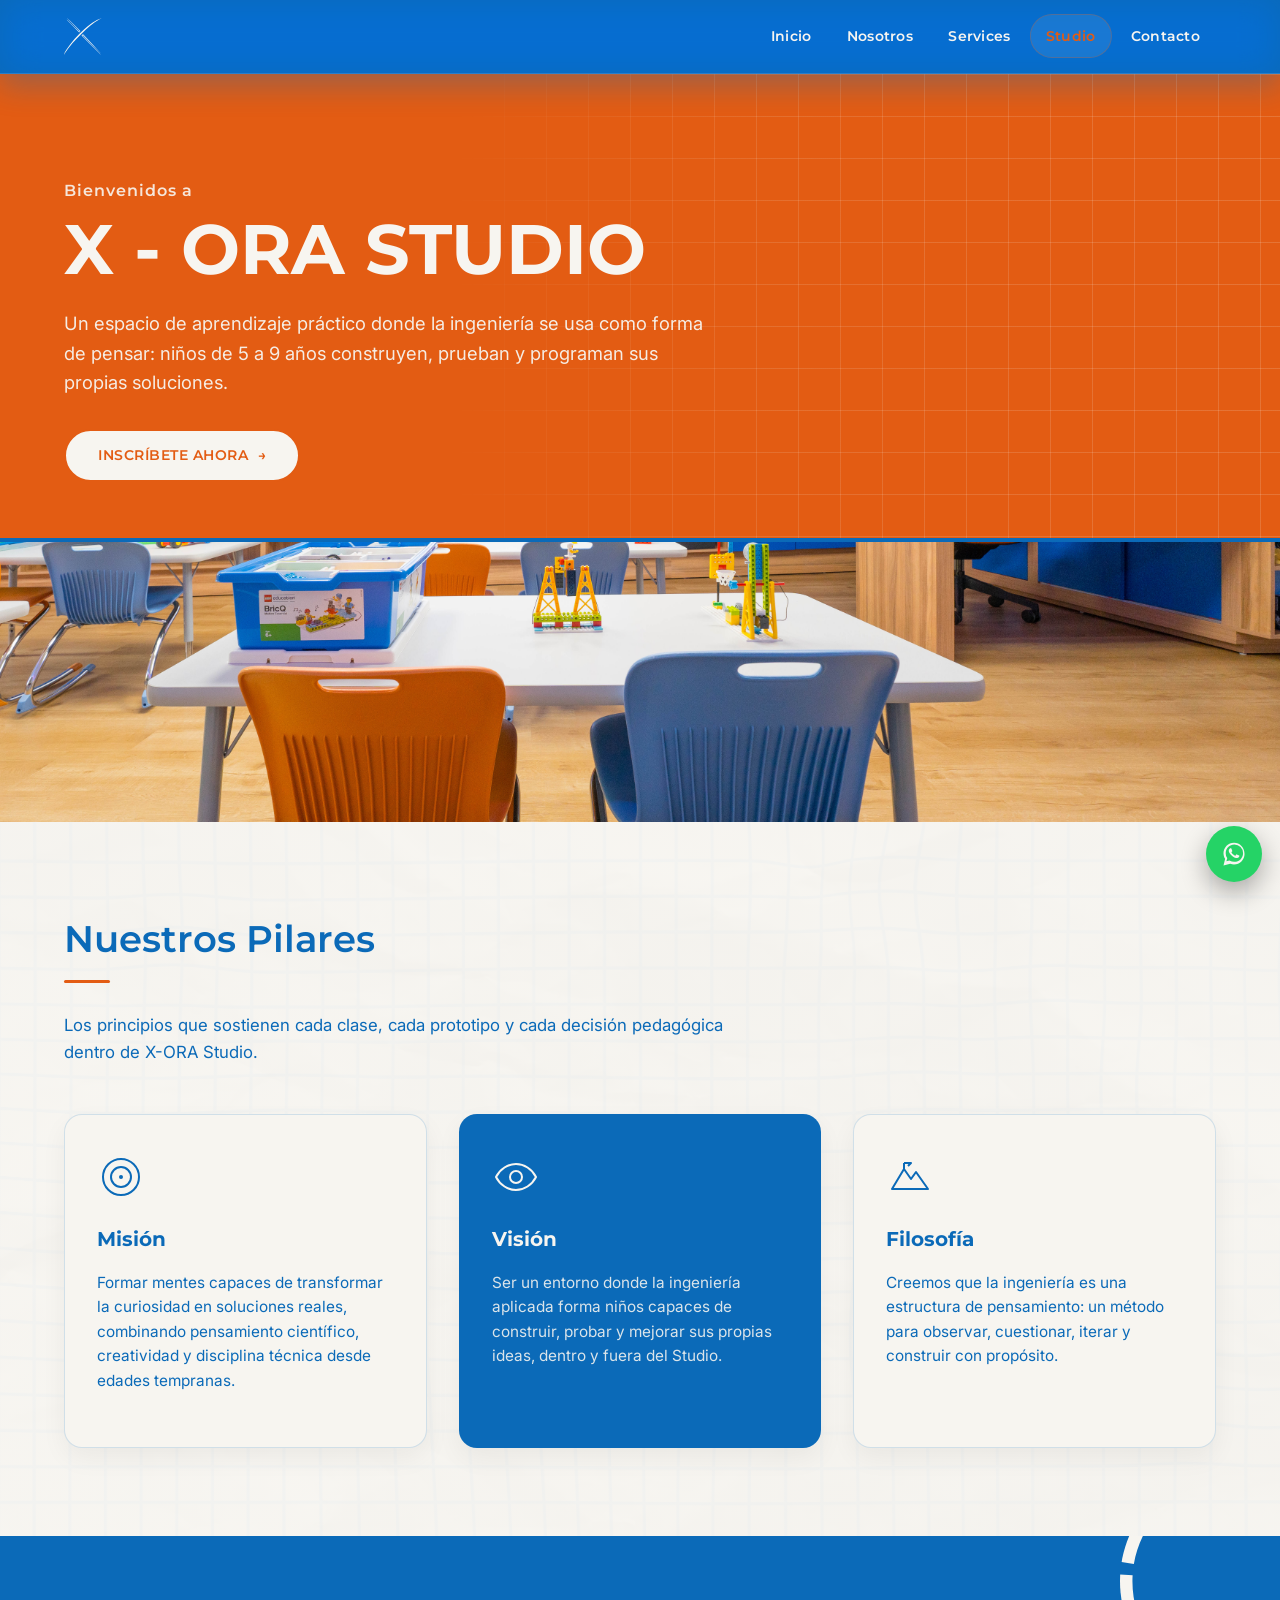
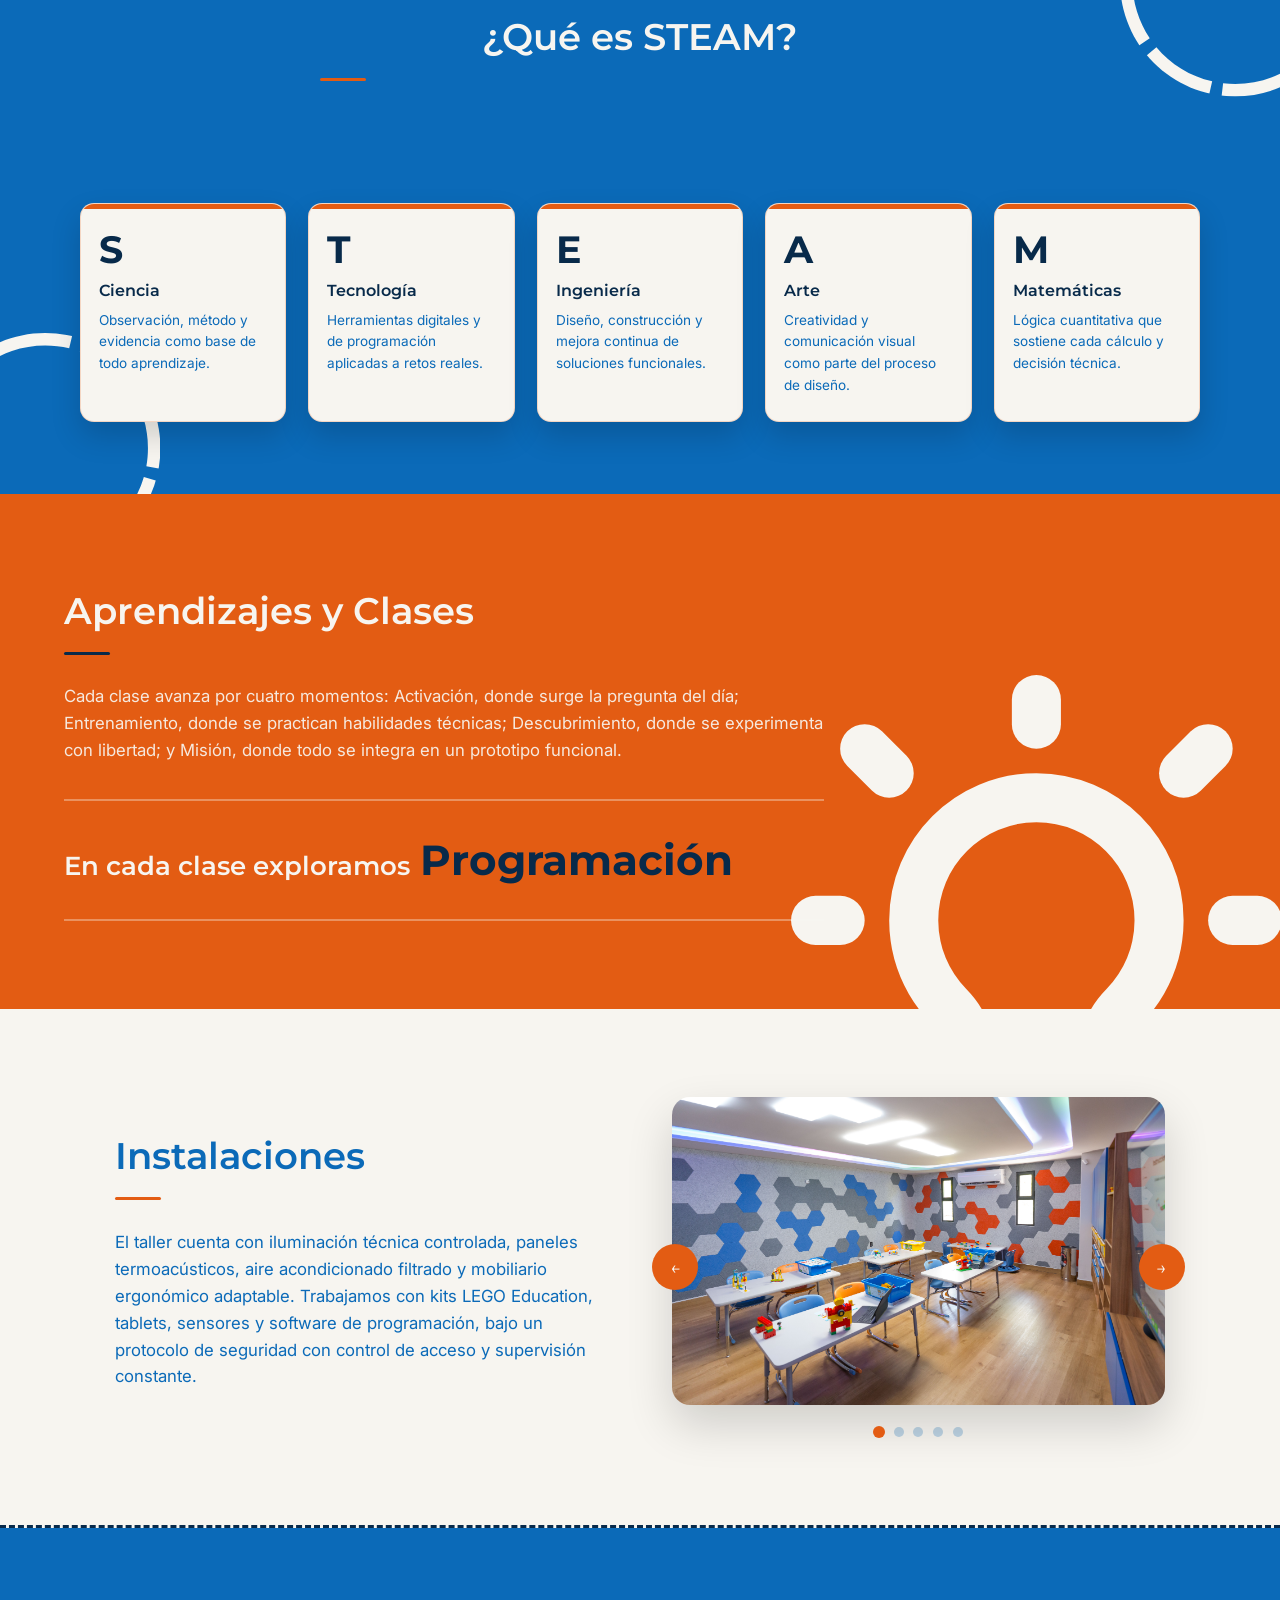
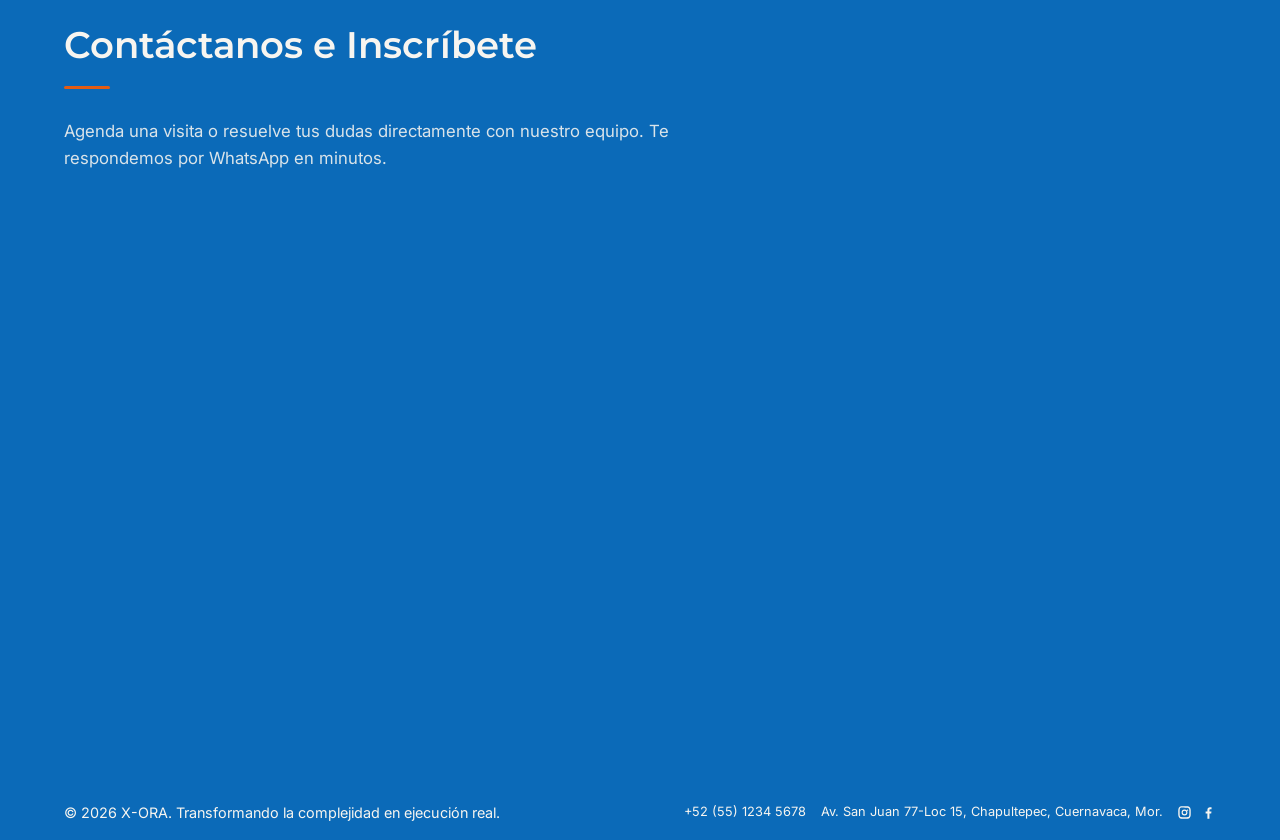
<file: studio.html>
<!DOCTYPE html>
<html lang="es">
<head>
    <meta charset="UTF-8">
    <meta name="viewport" content="width=device-width, initial-scale=1.0">
    <title>X-ORA Studio | Engineering & Technology</title>
    
    <!-- Importación de Tipografías -->
    <link href="https://fonts.googleapis.com/css2?family=Inter:wght@400;600&family=Montserrat:wght@600;700&display=swap" rel="stylesheet">
    
    <!-- Enlace al archivo CSS -->
    <link rel="stylesheet" href="styles.css">
</head>
<body class="studio-page">

    <!-- NAV BAR CLÁSICA SUPERIOR (LOGO IZQUIERDA + ENLACES, SIEMPRE VISIBLE) -->
    <nav class="top-nav" aria-label="Navegación principal">
        <a href="index.html" class="top-nav-logo" aria-label="X-ORA — Inicio">
            <img src="assets/Logo.svg" alt="X-ORA" width="38" height="37">
        </a>

        <button type="button" class="nav-toggle" id="navToggle" aria-label="Abrir menú de navegación" aria-expanded="false" aria-controls="navLinks">
            <span class="nav-toggle-bar"></span>
            <span class="nav-toggle-bar"></span>
            <span class="nav-toggle-bar"></span>
        </button>

        <div class="top-nav-links" id="navLinks">
            <a href="index.html">Inicio</a>
            <a href="about.html">Nosotros</a>
            <a href="services.html">Services</a>
            <a href="studio.html" class="active-nav">Studio</a>
            <a href="contacto.html">Contacto</a>
        </div>
    </nav>

    <!-- BOTÓN FLOTANTE DE WHATSAPP: redirige a Contacto -->
    <a href="contacto.html" class="whatsapp-float" aria-label="Contáctanos por WhatsApp">
        <svg viewBox="0 0 32 32" aria-hidden="true"><path d="M16.02 3C9.4 3 4 8.4 4 15.02c0 2.4.7 4.62 1.9 6.5L4 29l7.66-1.86a12.9 12.9 0 0 0 4.36.76h.01c6.62 0 12.02-5.4 12.02-12.02C28.05 8.4 22.65 3 16.02 3Zm0 21.9c-1.68 0-3.32-.44-4.75-1.28l-.34-.2-3.63.88.96-3.55-.22-.36a9.86 9.86 0 0 1-1.51-5.37c0-5.47 4.45-9.92 9.92-9.92a9.86 9.86 0 0 1 7.02 2.9 9.86 9.86 0 0 1 2.9 7.02c0 5.47-4.46 9.92-9.92 9.92l.57-.04Zm5.44-7.43c-.3-.15-1.76-.87-2.03-.97-.27-.1-.47-.15-.67.15-.2.3-.77.97-.94 1.17-.17.2-.35.22-.65.07-.3-.15-1.25-.46-2.38-1.47-.88-.78-1.47-1.75-1.65-2.05-.17-.3-.02-.46.13-.61.14-.14.3-.35.45-.52.15-.17.2-.3.3-.5.1-.2.05-.37-.02-.52-.08-.15-.67-1.62-.92-2.22-.24-.58-.49-.5-.67-.51h-.57c-.2 0-.52.07-.79.37-.27.3-1.04 1.02-1.04 2.48s1.07 2.87 1.22 3.07c.15.2 2.1 3.2 5.08 4.49.71.3 1.26.49 1.69.63.71.23 1.36.2 1.87.12.57-.08 1.76-.72 2.01-1.42.25-.7.25-1.3.17-1.42-.07-.13-.27-.2-.57-.35Z"/></svg>
    </a>

    <!-- SECCIÓN 1: PRINCIPAL (HERO) — NARANJA QUEMADO -->
    <section class="hero-studio reveal">
        <span class="studio-kicker reveal reveal-fade reveal-d1">Bienvenidos a</span>
        <h1 class="reveal reveal-d2">X - ORA Studio</h1>
        <p class="reveal reveal-fade reveal-d3">Un espacio de aprendizaje práctico donde la ingeniería se usa como forma de pensar: niños de 5 a 9 años construyen, prueban y programan sus propias soluciones.</p>
        <a href="#studio-contact" class="btn btn-studio reveal reveal-fade reveal-d4"><span>Inscríbete ahora</span><span class="btn-arrow" aria-hidden="true">→</span></a>
    </section>

    <!-- SECCIÓN INTERMEDIA: FOTO DEL TALLER (FRANJA ANGOSTA A TODO EL ANCHO) -->
    <section class="studio-banner reveal reveal-scale">
        <img src="assets/studio.jpg" alt="Vista del taller de X-ORA Studio" loading="lazy">
    </section>

    <!-- SECCIÓN 2: PILARES (INSPIRADA EN RECUADROS MISIÓN / VISIÓN / FILOSOFÍA) -->
    <section class="studio-pillars">
        <div class="studio-pillars-head">
            <h2 class="reveal reveal-fade">Nuestros Pilares</h2>
            <p class="reveal reveal-fade reveal-d1">Los principios que sostienen cada clase, cada prototipo y cada decisión pedagógica dentro de X-ORA Studio.</p>
        </div>

        <div class="pillars-grid">
            <div class="pillar-card reveal reveal-scale reveal-d1">
                <svg class="pillar-icon" viewBox="0 0 48 48" fill="none" stroke="currentColor" stroke-width="2" aria-hidden="true">
                    <circle cx="24" cy="24" r="18"/>
                    <circle cx="24" cy="24" r="10"/>
                    <circle cx="24" cy="24" r="2" fill="currentColor" stroke="none"/>
                </svg>
                <h3>Misión</h3>
                <p>Formar mentes capaces de transformar la curiosidad en soluciones reales, combinando pensamiento científico, creatividad y disciplina técnica desde edades tempranas.</p>
            </div>
            <div class="pillar-card is-highlight reveal reveal-scale reveal-d2">
                <svg class="pillar-icon" viewBox="0 0 48 48" fill="none" stroke="currentColor" stroke-width="2" aria-hidden="true">
                    <path d="M4 24c4-8 12-13 20-13s16 5 20 13c-4 8-12 13-20 13S8 32 4 24Z"/>
                    <circle cx="24" cy="24" r="6"/>
                </svg>
                <h3>Visión</h3>
                <p>Ser un entorno donde la ingeniería aplicada forma niños capaces de construir, probar y mejorar sus propias ideas, dentro y fuera del Studio.</p>
            </div>
            <div class="pillar-card reveal reveal-scale reveal-d3">
                <svg class="pillar-icon" viewBox="0 0 48 48" fill="none" stroke="currentColor" stroke-width="2" stroke-linejoin="round" aria-hidden="true">
                    <path d="M6 36 18 16l7 10 5-7 12 17H6Z"/>
                    <path d="M18 16v-6"/>
                    <path d="M18 10h7l-3 3"/>
                </svg>
                <h3>Filosofía</h3>
                <p>Creemos que la ingeniería es una estructura de pensamiento: un método para observar, cuestionar, iterar y construir con propósito.</p>
            </div>
        </div>
    </section>

    <!-- SECCIÓN 3: ¿QUÉ ES STEAM? -->
    <section class="studio-steam">
        <div class="steam-circle steam-circle-bl" aria-hidden="true">
            <svg xmlns="http://www.w3.org/2000/svg" xmlns:xlink="http://www.w3.org/1999/xlink" viewBox="0 0 750 749.999995" preserveAspectRatio="xMidYMid meet" version="1.0">
                <defs>
                    <clipPath id="steamCircleClipBl">
                        <path d="M 375 0 C 167.894531 0 0 167.894531 0 375 C 0 582.105469 167.894531 750 375 750 C 582.105469 750 750 582.105469 750 375 C 750 167.894531 582.105469 0 375 0 Z M 375 0 " clip-rule="nonzero"/>
                    </clipPath>
                </defs>
                <g clip-path="url(#steamCircleClipBl)">
                    <path d="M 145.539062 131.609375 C 119.25 156.40625 97.546875 184.652344 80.4375 216.34375 C 62.945312 248.742188 51.167969 283.082031 45.097656 319.371094 L -34.792969 306.011719 C -27.242188 260.871094 -12.59375 218.15625 9.160156 177.863281 C 30.40625 138.511719 57.339844 103.449219 89.964844 72.683594 Z M 41.070312 355.273438 C 40.691406 361.828125 40.5 368.40625 40.5 375 C 40.5 408.863281 45.441406 441.796875 55.324219 473.808594 C 64.886719 504.789062 78.722656 533.800781 96.832031 560.84375 L 29.523438 605.910156 C 7.019531 572.300781 -10.179688 536.230469 -22.074219 497.703125 C -34.359375 457.90625 -40.5 417.007812 -40.5 375 C -40.5 366.839844 -40.265625 358.699219 -39.792969 350.578125 Z M 118.515625 589.738281 C 141.773438 617.484375 168.773438 640.851562 199.519531 659.835938 C 230.808594 679.160156 264.324219 692.910156 300.066406 701.085938 L 282.007812 780.042969 C 237.542969 769.875 195.859375 752.777344 156.957031 728.753906 C 118.800781 705.191406 85.296875 676.195312 56.441406 641.773438 Z M 335.640625 707.210938 C 348.667969 708.738281 361.789062 709.5 375 709.5 C 435.742188 709.5 492.132812 694.210938 544.171875 663.636719 L 585.203125 733.476562 C 553.847656 751.898438 520.675781 765.933594 485.695312 775.582031 C 449.632812 785.527344 412.734375 790.5 375 790.5 C 358.636719 790.5 342.378906 789.554688 326.222656 787.664062 Z M 574.277344 643.691406 C 603.382812 622.066406 628.335938 596.414062 649.136719 566.734375 C 670.214844 536.65625 685.878906 504.066406 696.132812 468.964844 L 773.882812 491.671875 C 761.132812 535.332031 741.660156 575.847656 715.464844 613.222656 C 689.65625 650.046875 658.695312 681.875 622.589844 708.707031 Z M 704.351562 433.835938 C 707.785156 414.46875 709.5 394.855469 709.5 375 C 709.5 321.230469 697.367188 270.589844 673.101562 223.082031 L 745.238281 186.238281 C 775.414062 245.316406 790.5 308.238281 790.5 375 C 790.5 399.605469 788.367188 423.929688 784.105469 447.972656 Z M 654.964844 191.863281 C 635.058594 161.503906 610.855469 135.050781 582.347656 112.5 C 553.589844 89.746094 522.027344 72.226562 487.667969 59.9375 L 514.945312 -16.332031 C 557.664062 -1.054688 596.882812 20.714844 632.605469 48.972656 C 667.96875 76.953125 698.003906 109.777344 722.703125 147.453125 Z M 453.09375 49.65625 C 427.558594 43.550781 401.527344 40.5 375 40.5 C 337.691406 40.5 301.570312 46.476562 266.640625 58.429688 C 232.871094 69.984375 201.699219 86.597656 173.121094 108.261719 L 124.183594 43.71875 C 159.683594 16.800781 198.429688 -3.839844 240.417969 -18.207031 C 283.847656 -33.070312 328.707031 -40.5 375 -40.5 C 407.894531 -40.5 440.203125 -36.707031 471.925781 -29.125 Z M 453.09375 49.65625 " fill-rule="nonzero"/>
                </g>
            </svg>
        </div>
        <div class="steam-circle steam-circle-tr" aria-hidden="true">
            <svg xmlns="http://www.w3.org/2000/svg" xmlns:xlink="http://www.w3.org/1999/xlink" viewBox="0 0 750 749.999995" preserveAspectRatio="xMidYMid meet" version="1.0">
                <defs>
                    <clipPath id="steamCircleClipTr">
                        <path d="M 375 0 C 167.894531 0 0 167.894531 0 375 C 0 582.105469 167.894531 750 375 750 C 582.105469 750 750 582.105469 750 375 C 750 167.894531 582.105469 0 375 0 Z M 375 0 " clip-rule="nonzero"/>
                    </clipPath>
                </defs>
                <g clip-path="url(#steamCircleClipTr)">
                    <path d="M 145.539062 131.609375 C 119.25 156.40625 97.546875 184.652344 80.4375 216.34375 C 62.945312 248.742188 51.167969 283.082031 45.097656 319.371094 L -34.792969 306.011719 C -27.242188 260.871094 -12.59375 218.15625 9.160156 177.863281 C 30.40625 138.511719 57.339844 103.449219 89.964844 72.683594 Z M 41.070312 355.273438 C 40.691406 361.828125 40.5 368.40625 40.5 375 C 40.5 408.863281 45.441406 441.796875 55.324219 473.808594 C 64.886719 504.789062 78.722656 533.800781 96.832031 560.84375 L 29.523438 605.910156 C 7.019531 572.300781 -10.179688 536.230469 -22.074219 497.703125 C -34.359375 457.90625 -40.5 417.007812 -40.5 375 C -40.5 366.839844 -40.265625 358.699219 -39.792969 350.578125 Z M 118.515625 589.738281 C 141.773438 617.484375 168.773438 640.851562 199.519531 659.835938 C 230.808594 679.160156 264.324219 692.910156 300.066406 701.085938 L 282.007812 780.042969 C 237.542969 769.875 195.859375 752.777344 156.957031 728.753906 C 118.800781 705.191406 85.296875 676.195312 56.441406 641.773438 Z M 335.640625 707.210938 C 348.667969 708.738281 361.789062 709.5 375 709.5 C 435.742188 709.5 492.132812 694.210938 544.171875 663.636719 L 585.203125 733.476562 C 553.847656 751.898438 520.675781 765.933594 485.695312 775.582031 C 449.632812 785.527344 412.734375 790.5 375 790.5 C 358.636719 790.5 342.378906 789.554688 326.222656 787.664062 Z M 574.277344 643.691406 C 603.382812 622.066406 628.335938 596.414062 649.136719 566.734375 C 670.214844 536.65625 685.878906 504.066406 696.132812 468.964844 L 773.882812 491.671875 C 761.132812 535.332031 741.660156 575.847656 715.464844 613.222656 C 689.65625 650.046875 658.695312 681.875 622.589844 708.707031 Z M 704.351562 433.835938 C 707.785156 414.46875 709.5 394.855469 709.5 375 C 709.5 321.230469 697.367188 270.589844 673.101562 223.082031 L 745.238281 186.238281 C 775.414062 245.316406 790.5 308.238281 790.5 375 C 790.5 399.605469 788.367188 423.929688 784.105469 447.972656 Z M 654.964844 191.863281 C 635.058594 161.503906 610.855469 135.050781 582.347656 112.5 C 553.589844 89.746094 522.027344 72.226562 487.667969 59.9375 L 514.945312 -16.332031 C 557.664062 -1.054688 596.882812 20.714844 632.605469 48.972656 C 667.96875 76.953125 698.003906 109.777344 722.703125 147.453125 Z M 453.09375 49.65625 C 427.558594 43.550781 401.527344 40.5 375 40.5 C 337.691406 40.5 301.570312 46.476562 266.640625 58.429688 C 232.871094 69.984375 201.699219 86.597656 173.121094 108.261719 L 124.183594 43.71875 C 159.683594 16.800781 198.429688 -3.839844 240.417969 -18.207031 C 283.847656 -33.070312 328.707031 -40.5 375 -40.5 C 407.894531 -40.5 440.203125 -36.707031 471.925781 -29.125 Z M 453.09375 49.65625 " fill-rule="nonzero"/>
                </g>
            </svg>
        </div>
        <div class="studio-steam-head">
            <h2 class="reveal reveal-fade">¿Qué es STEAM?</h2>
            <p class="reveal reveal-fade reveal-d1">STEAM es el marco pedagógico detrás de cada actividad en X-ORA Studio: una integración real entre ciencia, tecnología, ingeniería, arte y matemáticas.</p>
        </div>

        <div class="steam-grid">
            <div class="steam-letter reveal reveal-scale reveal-d1">
                <span class="letter">S</span>
                <span class="word">Ciencia</span>
                <p>Observación, método y evidencia como base de todo aprendizaje.</p>
            </div>
            <div class="steam-letter reveal reveal-scale reveal-d2">
                <span class="letter">T</span>
                <span class="word">Tecnología</span>
                <p>Herramientas digitales y de programación aplicadas a retos reales.</p>
            </div>
            <div class="steam-letter reveal reveal-scale reveal-d3">
                <span class="letter">E</span>
                <span class="word">Ingeniería</span>
                <p>Diseño, construcción y mejora continua de soluciones funcionales.</p>
            </div>
            <div class="steam-letter reveal reveal-scale reveal-d4">
                <span class="letter">A</span>
                <span class="word">Arte</span>
                <p>Creatividad y comunicación visual como parte del proceso de diseño.</p>
            </div>
            <div class="steam-letter reveal reveal-scale reveal-d5">
                <span class="letter">M</span>
                <span class="word">Matemáticas</span>
                <p>Lógica cuantitativa que sostiene cada cálculo y decisión técnica.</p>
            </div>
        </div>
    </section>

    <!-- SECCIÓN 4: APRENDIZAJES Y CLASES (CARRUSEL DE TEXTO) -->
    <section class="studio-learning">
        <div class="learning-bulb-mark reveal reveal-scale" aria-hidden="true">
            <svg viewBox="0 0 24 24" fill="none" xmlns="http://www.w3.org/2000/svg">
                <path d="M12 7C9.23858 7 7 9.23858 7 12C7 13.3613 7.54402 14.5955 8.42651 15.4972C8.77025 15.8484 9.05281 16.2663 9.14923 16.7482L9.67833 19.3924C9.86537 20.3272 10.6862 21 11.6395 21H12.3605C13.3138 21 14.1346 20.3272 14.3217 19.3924L14.8508 16.7482C14.9472 16.2663 15.2297 15.8484 15.5735 15.4972C16.456 14.5955 17 13.3613 17 12C17 9.23858 14.7614 7 12 7Z" stroke="#000000" stroke-width="2"/>
                <path d="M12 4V3" stroke="#000000" stroke-width="2" stroke-linecap="round" stroke-linejoin="round"/>
                <path d="M18 6L19 5" stroke="#000000" stroke-width="2" stroke-linecap="round" stroke-linejoin="round"/>
                <path d="M20 12H21" stroke="#000000" stroke-width="2" stroke-linecap="round" stroke-linejoin="round"/>
                <path d="M4 12H3" stroke="#000000" stroke-width="2" stroke-linecap="round" stroke-linejoin="round"/>
                <path d="M5 5L6 6" stroke="#000000" stroke-width="2" stroke-linecap="round" stroke-linejoin="round"/>
                <path d="M10 17H14" stroke="#000000" stroke-width="2" stroke-linecap="round" stroke-linejoin="round"/>
            </svg>
        </div>
        <div class="studio-learning-inner">
            <h2 class="reveal reveal-fade">Aprendizajes y Clases</h2>
            <p class="reveal reveal-fade reveal-d1">Cada clase avanza por cuatro momentos: Activación, donde surge la pregunta del día; Entrenamiento, donde se practican habilidades técnicas; Descubrimiento, donde se experimenta con libertad; y Misión, donde todo se integra en un prototipo funcional.</p>

            <div class="studio-carousel reveal reveal-slide-right reveal-d2">
                <span class="studio-carousel-prefix">En cada clase exploramos</span>
                <span class="studio-carousel-word" id="studioCarouselWord">Robótica</span>
            </div>
        </div>
    </section>

    <!-- SECCIÓN 5: INSTALACIONES (GALERÍA INTERACTIVA) -->
    <section class="studio-facilities">
        <div class="studio-facilities-grid">
            <div class="studio-facilities-head">
                <h2 class="reveal reveal-fade">Instalaciones</h2>
                <p class="reveal reveal-fade reveal-d1">El taller cuenta con iluminación técnica controlada, paneles termoacústicos, aire acondicionado filtrado y mobiliario ergonómico adaptable. Trabajamos con kits LEGO Education, tablets, sensores y software de programación, bajo un protocolo de seguridad con control de acceso y supervisión constante.</p>
            </div>

            <div class="facilities-carousel reveal reveal-scale reveal-d1" id="facilitiesCarousel" role="region" aria-roledescription="carrusel" aria-label="Fotos de las instalaciones">
                <div class="facilities-carousel-viewport">
                    <img class="facilities-carousel-img is-active" src="assets/Studio/classroom/1.jpg" alt="Estación de trabajo en el taller de X-ORA Studio" id="facilitiesCarouselImgA">
                    <img class="facilities-carousel-img" src="" alt="" id="facilitiesCarouselImgB" aria-hidden="true">
                </div>
                <button type="button" class="facilities-carousel-arrow facilities-carousel-prev" id="facilitiesPrev" aria-label="Imagen anterior">&#8592;</button>
                <button type="button" class="facilities-carousel-arrow facilities-carousel-next" id="facilitiesNext" aria-label="Imagen siguiente">&#8594;</button>
                <div class="facilities-carousel-dots" id="facilitiesDots"></div>
            </div>
        </div>
    </section>

    <!-- SECCIÓN 6: CONTÁCTANOS E INSCRÍBETE -->
    <section class="studio-contact" id="studio-contact">
        <div class="studio-contact-head">
            <h2 class="reveal reveal-fade">Contáctanos e Inscríbete</h2>
            <p class="reveal reveal-fade reveal-d1">Agenda una visita o resuelve tus dudas directamente con nuestro equipo. Te respondemos por WhatsApp en minutos.</p>
        </div>

        <div class="studio-contact-card reveal reveal-scale reveal-d1">
            <!-- Datos de Contacto e Inscripción -->
            <div class="studio-contact-card-info">
                <div class="studio-contact-block">
                    <h3>Contacto Directo</h3>
                    <p><strong>Teléfono:</strong> +52 (55) 1234 5678</p>

                    <!-- TODO: reemplazar "#" con los enlaces reales de Instagram y Facebook de x-ora -->
                    <div class="studio-contact-social">
                        <a href="#" target="_blank" rel="noopener" aria-label="Instagram de X-ORA Studio">
                            <svg viewBox="0 0 24 24" aria-hidden="true"><path d="M12 2c2.72 0 3.06.01 4.12.06 1.06.05 1.79.22 2.43.47.66.26 1.22.6 1.77 1.15.5.5.87 1.03 1.15 1.72.25.63.42 1.36.47 2.42.05 1.06.06 1.4.06 4.12s-.01 3.06-.06 4.12c-.05 1.06-.22 1.79-.47 2.43a4.9 4.9 0 0 1-1.15 1.77c-.5.5-1.03.87-1.72 1.15-.63.25-1.36.42-2.42.47-1.06.05-1.4.06-4.12.06s-3.06-.01-4.12-.06c-1.06-.05-1.79-.22-2.43-.47a4.9 4.9 0 0 1-1.77-1.15 4.9 4.9 0 0 1-1.15-1.72c-.25-.63-.42-1.36-.47-2.42C2.01 15.06 2 14.72 2 12s.01-3.06.06-4.12c.05-1.06.22-1.79.47-2.43.26-.66.6-1.22 1.15-1.77.5-.5 1.03-.87 1.72-1.15.63-.25 1.36-.42 2.42-.47C8.94 2.01 9.28 2 12 2Zm0 1.8c-2.67 0-2.99.01-4.04.06-.87.04-1.34.18-1.65.3-.42.16-.72.36-1.03.67-.31.31-.5.6-.67 1.03-.12.31-.26.78-.3 1.65C4.26 8.56 4.25 8.88 4.25 11.55v.45c0 2.67.01 2.99.06 4.04.04.87.18 1.34.3 1.65.16.42.36.72.67 1.03.31.31.6.5 1.03.67.31.12.78.26 1.65.3 1.05.05 1.37.06 4.04.06s2.99-.01 4.04-.06c.87-.04 1.34-.18 1.65-.3.42-.16.72-.36 1.03-.67.31-.31.5-.6.67-1.03.12-.31.26-.78.3-1.65.05-1.05.06-1.37.06-4.04s-.01-2.99-.06-4.04c-.04-.87-.18-1.34-.3-1.65-.16-.42-.36-.72-.67-1.03a2.8 2.8 0 0 0-1.03-.67c-.31-.12-.78-.26-1.65-.3-1.05-.05-1.37-.06-4.04-.06ZM12 7.35A4.65 4.65 0 1 1 12 16.65 4.65 4.65 0 0 1 12 7.35Zm0 1.8a2.85 2.85 0 1 0 0 5.7 2.85 2.85 0 0 0 0-5.7Zm4.84-2a1.08 1.08 0 1 1 0 2.16 1.08 1.08 0 0 1 0-2.16Z"/></svg>
                        </a>
                        <a href="#" target="_blank" rel="noopener" aria-label="Facebook de X-ORA Studio">
                            <svg viewBox="0 0 24 24" aria-hidden="true"><path d="M13.5 22v-8.4h2.82l.42-3.28H13.5V8.24c0-.95.26-1.6 1.62-1.6h1.74V3.72C16.55 3.65 15.55 3.56 14.38 3.56c-2.46 0-4.14 1.5-4.14 4.26v2.5H7.4v3.28h2.84V22Z"/></svg>
                        </a>
                    </div>
                </div>

                <div class="studio-contact-block">
                    <h3>Visita al Taller</h3>
                    <p><strong>Dirección:</strong> Av. San Juan 77-Loc 15 Primer Piso, Chapultepec, 62450 Cuernavaca, Mor.</p>
                    <p>Las visitas requieren cita previa para asegurar la atención de un ingeniero residente.</p>
                </div>

                <a href="https://wa.me/5215512345678?text=Hola%2C%20quiero%20informaci%C3%B3n%20sobre%20X-ORA%20Studio" class="btn-whatsapp" target="_blank" rel="noopener">
                    <svg viewBox="0 0 32 32" aria-hidden="true"><path d="M16.02 3C9.4 3 4 8.4 4 15.02c0 2.4.7 4.62 1.9 6.5L4 29l7.66-1.86a12.9 12.9 0 0 0 4.36.76h.01c6.62 0 12.02-5.4 12.02-12.02C28.05 8.4 22.65 3 16.02 3Zm0 21.9c-1.68 0-3.32-.44-4.75-1.28l-.34-.2-3.63.88.96-3.55-.22-.36a9.86 9.86 0 0 1-1.51-5.37c0-5.47 4.45-9.92 9.92-9.92a9.86 9.86 0 0 1 7.02 2.9 9.86 9.86 0 0 1 2.9 7.02c0 5.47-4.46 9.92-9.92 9.92l.57-.04Zm5.44-7.43c-.3-.15-1.76-.87-2.03-.97-.27-.1-.47-.15-.67.15-.2.3-.77.97-.94 1.17-.17.2-.35.22-.65.07-.3-.15-1.25-.46-2.38-1.47-.88-.78-1.47-1.75-1.65-2.05-.17-.3-.02-.46.13-.61.14-.14.3-.35.45-.52.15-.17.2-.3.3-.5.1-.2.05-.37-.02-.52-.08-.15-.67-1.62-.92-2.22-.24-.58-.49-.5-.67-.51h-.57c-.2 0-.52.07-.79.37-.27.3-1.04 1.02-1.04 2.48s1.07 2.87 1.22 3.07c.15.2 2.1 3.2 5.08 4.49.71.3 1.26.49 1.69.63.71.23 1.36.2 1.87.12.57-.08 1.76-.72 2.01-1.42.25-.7.25-1.3.17-1.42-.07-.13-.27-.2-.57-.35Z"/></svg>
                    Solicitar Inscripción
                </a>
            </div>

            <!-- Horarios + Mapa -->
            <div class="studio-contact-card-side">
                <div class="studio-contact-schedule">
                    <table class="studio-schedule-table">
                        <thead>
                            <tr>
                                <th scope="col">Días</th>
                                <th scope="col">Horario</th>
                            </tr>
                        </thead>
                        <tbody>
                            <tr>
                                <td>Lunes y Miércoles</td>
                                <td>16:00 – 18:00 hrs</td>
                            </tr>
                            <tr>
                                <td>Martes y Jueves</td>
                                <td>16:30 – 18:30 hrs</td>
                            </tr>
                            <tr>
                                <td>Sábados</td>
                                <td>09:00 – 13:00 hrs</td>
                            </tr>
                        </tbody>
                    </table>
                </div>

                <div class="studio-contact-card-map">
                    <iframe src="https://www.google.com/maps/embed?pb=!1m18!1m12!1m3!1d1887.1610476400297!2d-99.21398400370482!3d18.91713206395256!2m3!1f0!2f0!3f0!3m2!1i1024!2i768!4f13.1!3m3!1m2!1s0x85cddfa625f571e3%3A0x87c02c02ae129550!2sIMA%20Technologies!5e0!3m2!1ses-419!2smx!4v1788254502664!5m2!1ses-419!2smx" allowfullscreen="" loading="lazy" referrerpolicy="strict-origin-when-cross-origin" title="Ubicación de X-ORA Studio en Google Maps"></iframe>
                </div>
            </div>
        </div>
    </section>

    <!-- PIE DE PÁGINA -->
    <footer>
        <div class="footer-inner">
            <p class="footer-copy">&copy; 2026 X-ORA. Transformando la complejidad en ejecución real.</p>
            <div class="footer-contact">
                <a href="tel:+525512345678">+52 (55) 1234 5678</a>
                <span>Av. San Juan 77-Loc 15, Chapultepec, Cuernavaca, Mor.</span>
                <!-- TODO: reemplazar "#" con los enlaces reales de Instagram y Facebook de x-ora -->
                <span class="footer-social">
                    <a href="#" target="_blank" rel="noopener" aria-label="Instagram de X-ORA">
                        <svg viewBox="0 0 24 24" aria-hidden="true"><path d="M12 2c2.72 0 3.06.01 4.12.06 1.06.05 1.79.22 2.43.47.66.26 1.22.6 1.77 1.15.5.5.87 1.03 1.15 1.72.25.63.42 1.36.47 2.42.05 1.06.06 1.4.06 4.12s-.01 3.06-.06 4.12c-.05 1.06-.22 1.79-.47 2.43a4.9 4.9 0 0 1-1.15 1.77c-.5.5-1.03.87-1.72 1.15-.63.25-1.36.42-2.42.47-1.06.05-1.4.06-4.12.06s-3.06-.01-4.12-.06c-1.06-.05-1.79-.22-2.43-.47a4.9 4.9 0 0 1-1.77-1.15 4.9 4.9 0 0 1-1.15-1.72c-.25-.63-.42-1.36-.47-2.42C2.01 15.06 2 14.72 2 12s.01-3.06.06-4.12c.05-1.06.22-1.79.47-2.43.26-.66.6-1.22 1.15-1.77.5-.5 1.03-.87 1.72-1.15.63-.25 1.36-.42 2.42-.47C8.94 2.01 9.28 2 12 2Zm0 1.8c-2.67 0-2.99.01-4.04.06-.87.04-1.34.18-1.65.3-.42.16-.72.36-1.03.67-.31.31-.5.6-.67 1.03-.12.31-.26.78-.3 1.65C4.26 8.56 4.25 8.88 4.25 11.55v.45c0 2.67.01 2.99.06 4.04.04.87.18 1.34.3 1.65.16.42.36.72.67 1.03.31.31.6.5 1.03.67.31.12.78.26 1.65.3 1.05.05 1.37.06 4.04.06s2.99-.01 4.04-.06c.87-.04 1.34-.18 1.65-.3.42-.16.72-.36 1.03-.67.31-.31.5-.6.67-1.03.12-.31.26-.78.3-1.65.05-1.05.06-1.37.06-4.04s-.01-2.99-.06-4.04c-.04-.87-.18-1.34-.3-1.65-.16-.42-.36-.72-.67-1.03a2.8 2.8 0 0 0-1.03-.67c-.31-.12-.78-.26-1.65-.3-1.05-.05-1.37-.06-4.04-.06ZM12 7.35A4.65 4.65 0 1 1 12 16.65 4.65 4.65 0 0 1 12 7.35Zm0 1.8a2.85 2.85 0 1 0 0 5.7 2.85 2.85 0 0 0 0-5.7Zm4.84-2a1.08 1.08 0 1 1 0 2.16 1.08 1.08 0 0 1 0-2.16Z"/></svg>
                    </a>
                    <a href="#" target="_blank" rel="noopener" aria-label="Facebook de X-ORA">
                        <svg viewBox="0 0 24 24" aria-hidden="true"><path d="M13.5 22v-8.4h2.82l.42-3.28H13.5V8.24c0-.95.26-1.6 1.62-1.6h1.74V3.72C16.55 3.65 15.55 3.56 14.38 3.56c-2.46 0-4.14 1.5-4.14 4.26v2.5H7.4v3.28h2.84V22Z"/></svg>
                    </a>
                </span>
            </div>
        </div>
    </footer>

    <script src="script.js"></script>
</body>
</html>
</file>
<file: styles.css>
html {
    scroll-behavior: smooth;
    /* El muro de fotos oversized de Studio se sale a propósito de su panel (ver esa sección);
       sin este freno, ese sangrado empuja el ancho del documento y aparece scroll horizontal. */
    overflow-x: hidden;
}

body {
    overflow-x: hidden;
}

*, *::before, *::after {
    box-sizing: border-box;
}

img, picture, video, svg, canvas {
    max-width: 100%;
    height: auto;
    display: block;
}

/* ESCALA DE BREAKPOINTS DEL SITIO (referencia)
   380px  Teléfonos muy chicos
   640px  Teléfonos estándar — ya usado en :836, :1559
   768px  Tablets / colapso de nav — ya usado en :364, :2001, :3060
   860px  Layouts de 2 columnas — ya usado en :421, :1418, :2405
   900px  Grids de escritorio / mapa — ya usado en :1489, :2913, :3221
   Las media queries no admiten var(), esta tabla es solo referencia para
   que código nuevo converja a estos valores en vez de inventar uno arbitrario. */

/* SISTEMA DE COLOR (GAMA CROMÁTICA) */
:root {
    --azul-profundo: #082a4a;
    --naranja-aurora: #e35c13;
    --gris-platino: #f7f5f0;
    --gris-acero: #0b6ab8;
    --azul-medianoche: var(--azul-profundo);
    --blanco: var(--gris-platino);

    /* Ritmo de movimiento (homepage) */
    --ease-out: cubic-bezier(0.16, 1, 0.3, 1);
    --dur-fast: 320ms;
    --dur-territory: 620ms;
    --dur-pulse: 550ms;
}

/* Respeto a la preferencia de movimiento reducido */
@media (prefers-reduced-motion: reduce) {
    *, *::before, *::after {
        animation-duration: 0.001ms !important;
        animation-iteration-count: 1 !important;
        transition-duration: 0.001ms !important;
        scroll-behavior: auto !important;
    }
}

.sr-only {
    position: absolute;
    width: 1px;
    height: 1px;
    padding: 0;
    margin: -1px;
    overflow: hidden;
    clip: rect(0, 0, 0, 0);
    white-space: nowrap;
    border: 0;
}

/* SISTEMA TIPOGRÁFICO Y ESTRUCTURA BÁSICA */
body {
    font-family: 'Inter', sans-serif;
    font-weight: 400;
    color: var(--azul-medianoche);
    background-color: var(--azul-medianoche);
    margin: 0;
    padding: 0;
    text-align: left; /* Alineación izquierda para rigor editorial */
    line-height: 1.6;
}

/* Bloquea el scroll en páginas de una sola pantalla (p. ej. index.html) */
html.no-scroll,
html.no-scroll body {
    height: 100%;
    overflow: hidden;
    overscroll-behavior: none;
}

/* =========================================
   INTRO: recreación en código de X-ORA.mp4
   Secuencia: letras → wipe de color → blanco → fade out
   ========================================= */
.intro {
    position: fixed;
    inset: 0;
    z-index: 1000;
    display: flex;
    align-items: center;
    justify-content: center;
    overflow: hidden;
    background-color: var(--azul-profundo);
    transition: opacity 0.35s var(--ease-out);
    cursor: pointer;
}

/* Barrido de la intro: 3 franjas sólidas (sin gradiente/blur) que se mueven como un solo bloque
   rígido — así queda garantizado que no haya rendijas entre colores mientras cruzan la pantalla. */
.intro-blocks {
    position: absolute;
    inset: 0;
    z-index: 2;
    display: flex;
    /* En reposo, las 3 franjas (cada una 100% del ancho del contenedor) deben quedar
       completamente antes del borde izquierdo; con -100% la 2ª franja (naranja) ya
       cae dentro del viewport y tapa las letras desde el arranque. */
    transform: translateX(100%);
    pointer-events: none;
}

.intro-block {
    flex: 0 0 100%;
    height: 100%;
}

.intro-block-electrico { background-color: var(--gris-acero); }
.intro-block-naranja { background-color: var(--naranja-aurora); }
.intro-block-crema { background-color: var(--gris-platino); }

.intro.is-wiping .intro-blocks {
    animation: intro-blocks-sweep 0.26s linear forwards;
}

.intro.is-done {
    opacity: 0;
    pointer-events: none;
}

@keyframes intro-blocks-sweep {
    from { transform: translateX(100%); }
    to { transform: translateX(-200%); }
}

.intro-title {
    position: relative;
    z-index: 1;
    font-family: 'Montserrat', sans-serif;
    font-weight: 700;
    text-transform: uppercase;
    color: var(--blanco);
    font-size: clamp(3.5rem, 22vw, 15rem);
    line-height: 1;
    letter-spacing: -0.01em;
    margin: 0;
    transition: opacity 0.2s var(--ease-out);
}

/* Al pasar el fondo a blanco hueso, el título (blanco sobre blanco) se retira con la barrida
   en vez de quedar invisible mientras el guion naranja sigue flotando visible por encima */
.intro.is-wiping .intro-title {
    opacity: 0;
}

.intro-letter {
    display: inline-block;
    opacity: 0;
    transform: translateY(0.2em);
    animation: intro-letter-in 0.26s var(--ease-out) forwards;
}

/* Delays fijos por letra (nada de calc()+var() en animation-delay: ese combo es frágil entre
   navegadores y hacía que el stagger letra por letra no se reprodujera). */
.intro-letter:nth-child(1) { animation-delay: 60ms; }
.intro-letter:nth-child(2) { animation-delay: 125ms; }
.intro-letter:nth-child(3) { animation-delay: 190ms; }
.intro-letter:nth-child(4) { animation-delay: 255ms; }
.intro-letter:nth-child(5) { animation-delay: 320ms; }

.intro-accent {
    color: var(--naranja-aurora);
}

@keyframes intro-letter-in {
    to { opacity: 1; transform: translateY(0); }
}

/* La sesión ya vio la intro, o el usuario prefiere movimiento reducido: se omite por completo */
html.intro-skip .intro {
    display: none;
}

@media (prefers-reduced-motion: reduce) {
    .intro {
        display: none;
    }
}

h1, h2, h3 {
    font-family: 'Montserrat', sans-serif;
    margin-top: 0;
}

h1 {
    font-weight: 700; /* Bold */
    text-transform: uppercase;
    color: var(--blanco);
}

h2 {
    font-weight: 600; /* Semi-Bold */
    color: var(--azul-profundo);
}

/* HERO SECTION (Pantalla Completa) */
.hero {
    position: relative;
    box-sizing: border-box;
    background-color: var(--azul-medianoche);
    color: var(--blanco);
    padding: 0 5%;
    min-height: 100vh;
    min-height: 100dvh;
    text-align: center;
    border-bottom: 2px solid var(--naranja-aurora);
    display: flex;
    flex-direction: column;
    justify-content: center;
    align-items: center;
    overflow: hidden;
}

.hero-bg {
    position: absolute;
    inset: 0;
    width: 100%;
    height: 100%;
    object-fit: cover;
    z-index: 0;
}

/* Oscurece la foto de fondo lo suficiente para que el texto en blanco hueso siga siendo
   legible sobre un interior claro y saturado de color (ver .hero-coming-soon). */
.hero-overlay {
    position: absolute;
    inset: 0;
    z-index: 1;
    background: linear-gradient(180deg, rgba(8, 42, 74, 0.55) 0%, rgba(8, 42, 74, 0.72) 45%, rgba(8, 42, 74, 0.82) 65%, var(--azul-medianoche) 100%);
}

.hero-logo-coming,
.hero-title,
.hero-sub {
    position: relative;
    z-index: 2;
}

/* Logo centrado sobre el titular X-ORA (Coming Soon y Home) */
.hero-logo-coming {
    display: block;
    width: clamp(90px, 12vw, 250px);
    height: auto;
    margin: 0 auto clamp(1rem, 2.5vh, 1.6rem);
    margin-bottom: 5rem;
}

.hero-title {
    font-size: 3rem;
    margin-bottom: 1rem;
}

/* =========================================
   HERO "COMING SOON" — COMPOSICIÓN EDITORIAL
   Jerarquía: logo X-ORA → subtítulo → titular
   ========================================= */
.hero-coming-soon .hero-title {
    font-size: clamp(1.05rem, 1.8vw, 1.55rem);
    line-height: 1;
    letter-spacing: 0.16em;
    margin: 0 0 0.65rem;
}

.hero-coming-soon .hero-sub {
    font-size: clamp(0.82rem, 1vw, 0.95rem);
    letter-spacing: 0.03em;
    max-width: 420px;
    margin: 0 auto clamp(2.6rem, 7vh, 4.5rem);
}

/* Sin franja naranja al pie del hero de Coming Soon (index.html) */
.hero-coming-soon {
    border-bottom: none;
}

/* Titular principal: una sola línea centrada, dominante pero contenida */
.hero-title-xl {
    position: relative;
    z-index: 2;
    display: flex;
    flex-direction: row;
    align-items: baseline;
    justify-content: center;
    white-space: nowrap;
    font-family: 'Montserrat', sans-serif;
    font-weight: 500;
    text-transform: uppercase;
    color: var(--blanco);
    font-size: clamp(2.4rem, 6.5vw, 3.5rem);
    line-height: 1;
    letter-spacing: -0.02em;
    margin: 0;
}

/* PUNTOS SUSPENSIVOS ANIMADOS: aparecen uno a uno y desaparecen juntos al completarse */
.hero-dots {
    display: inline-flex;
    margin-left: 0.18em;
}

.hero-dots .dot {
    opacity: 0;
    animation-duration: 2.4s;
    animation-timing-function: ease-in-out;
    animation-iteration-count: infinite;
}

.hero-dots .dot:nth-child(1) { animation-name: dot-pulse-1; }
.hero-dots .dot:nth-child(2) { animation-name: dot-pulse-2; }
.hero-dots .dot:nth-child(3) { animation-name: dot-pulse-3; }

@keyframes dot-pulse-1 {
    0% { opacity: 0; }
    12.5% { opacity: 1; }
    62.5% { opacity: 1; }
    70.8% { opacity: 0; }
    100% { opacity: 0; }
}

@keyframes dot-pulse-2 {
    0% { opacity: 0; }
    12.5% { opacity: 0; }
    25% { opacity: 1; }
    62.5% { opacity: 1; }
    70.8% { opacity: 0; }
    100% { opacity: 0; }
}

@keyframes dot-pulse-3 {
    0% { opacity: 0; }
    25% { opacity: 0; }
    37.5% { opacity: 1; }
    62.5% { opacity: 1; }
    70.8% { opacity: 0; }
    100% { opacity: 0; }
}

.hero-title .line,
.hero-title-xl .line {
    display: block;
}

.hero-title .line-inner,
.hero-title-xl .line-inner {
    display: block;
}

.hero-sub {
    font-size: 1.3rem;
    color: var(--gris-platino);
    max-width: 800px;
    margin-left: auto;
    margin-right: auto;
    opacity: 0;
    transform: translateY(10px);
    animation: fade-up 0.7s var(--ease-out) forwards;
    animation-delay: 0.95s;
}

@keyframes fade-up {
    to { opacity: 1; transform: translateY(0); }
}

/* ============ DECRYPT TEXT (componente reutilizable) ============ */
.decrypt-char {
    color: inherit;
    text-shadow: none;
    transition: color 0.45s var(--ease-out), text-shadow 0.45s var(--ease-out);
}

.decrypt-char.is-flash {
    transition: none;
    color: var(--naranja-aurora);
    text-shadow: 0 0 10px rgba(227, 92, 19, 0.75);
}

/* Ajuste responsive para pantallas móviles */
@media (max-width: 768px) {
    .hero-title {
        font-size: 2.5rem;
    }
    .hero-sub {
        font-size: 1.1rem;
    }
}

/* =========================================
   HERO HOME — composición editorial alineada a la izquierda
   (no toca .hero base: index.html / hero-coming-soon la necesitan intacta)
   ========================================= */
.hero-home {
    background-color: var(--gris-platino);
    color: var(--azul-profundo);
    text-align: left;
    align-items: flex-start;
    justify-content: flex-end;
    padding-bottom: clamp(3rem, 8vh, 6rem);
}

/* Símbolo "X" de marca, gigante/oversized, detrás del texto — ver .hero-logo-mark más abajo
   para las variables que controlan su tamaño y posición. */
.hero-logo-mark {
    position: absolute;
    z-index: 1;
    right: var(--logo-offset-x, -13%);
    bottom: var(--logo-offset-y, -52%);
    width: var(--logo-size, min(75vw, 2000px));
    pointer-events: none;
    opacity: 0;
    transform: translateY(50px) scale(0.96);
    transition: opacity 1.1s var(--ease-out), transform 1.1s var(--ease-out);
}

/* Entrada del logo justo después de la intro (misma señal que .hero-content.is-visible) */
.hero-logo-mark.is-visible {
    opacity: 1;
    transform: translateY(0) scale(1);
}

/* El flotar vive en el <svg> interno, separado del contenedor, para no pelear con la
   transición de entrada (ambos animan transform, pero en elementos distintos) */
.hero-logo-mark svg {
    display: block;
    width: 100%;
    height: auto;
    fill: var(--azul-profundo);
    animation: hero-logo-float 3.5s ease-in-out infinite;
}

@keyframes hero-logo-float {
    0%, 100% { transform: translateY(0) rotate(0deg); }
    50% { transform: translateY(-36px) rotate(-1.5deg); }
}

@media (max-width: 860px) {
    .hero-logo-mark {
        display: none;
    }
}

.hero-content {
    position: relative;
    z-index: 2;
    width: 100%;
    max-width: 960px;
    opacity: 0;
    transform: translateY(24px);
    transition: opacity 0.7s var(--ease-out), transform 0.7s var(--ease-out);
}

.hero-content.is-visible {
    opacity: 1;
    transform: translateY(0);
}

.hero-eyebrow {
    font-family: 'Inter', sans-serif;
    font-weight: 600;
    font-size: clamp(0.8rem, 1.4vw, 0.95rem);
    letter-spacing: 0.03em;
    color: var(--gris-acero);
    margin: 0 0 0.9rem;
}

.hero-home .hero-title {
    text-align: left;
    color: var(--azul-profundo);
    font-size: clamp(2.9rem, 7.8vw, 6.2rem);
    margin-bottom: 0.6rem;
}

.hero-slogan {
    font-family: 'Montserrat', sans-serif;
    font-weight: 600;
    font-size: clamp(1.1rem, 2.2vw, 1.5rem);
    color: var(--gris-acero);
    margin: 0 0 2.2rem;
}

.hero-cta-row {
    display: flex;
    flex-direction: column;
    align-items: flex-start;
    gap: 1.5rem;
}

.hero-desc {
    color: var(--azul-profundo);
    font-size: 1.05rem;
    max-width: 560px;
    margin: 0;
}

.hero-cta {
    margin-top: 0;
    flex-shrink: 0;
}

/* Doble clase para ganarle en especificidad al border-radius:999px de .btn (definido
   después en la cascada) y así dejar este botón cuadrado. */
.btn.hero-cta {
    border-radius: 0;
}

/* SECCIONES DE CONTENIDO */
.content-section {
    display: none;
    padding: 4rem 5%;
    background-color: var(--blanco);
    min-height: 40vh;
}

.content-section.active {
    display: block;
}

.descriptor {
    font-family: 'Inter', sans-serif;
    font-weight: 600;
    color: var(--gris-acero);
    margin-bottom: 2rem;
    display: inline-block;
    border-bottom: 2px solid var(--gris-platino);
}

/* =========================================
   ACENTO DE TITULARES DE SECCIÓN (inspirado en material de marca)
   Barra corta bajo el h2; el color se adapta al territorio.
   ========================================= */
.content-section h2,
.manifesto-text h2 {
    position: relative;
    padding-bottom: 0.6rem;
    margin-bottom: 1.6rem;
}

.content-section h2::after,
.manifesto-text h2::after {
    content: '';
    display: block;
    width: 46px;
    height: 3px;
    margin-top: 0.7rem;
    border-radius: 2px;
    background: var(--azul-profundo);
}

.content-section h2.accent-services::after {
    background: var(--gris-acero);
}

.content-section h2.accent-studio::after {
    background: var(--naranja-aurora);
}

/* =========================================
   TEXTURA HEXAGONAL SUTIL (paneles oscuros de marca)
   ========================================= */
.hex-texture {
    position: relative;
    isolation: isolate;
}

.hex-texture::before {
    content: '';
    position: absolute;
    inset: 0;
    z-index: 0;
    opacity: 0.6;
    pointer-events: none;
    background-image:
        linear-gradient(30deg, rgba(247, 245, 240, 0.05) 1px, transparent 1px),
        linear-gradient(150deg, rgba(247, 245, 240, 0.05) 1px, transparent 1px),
        linear-gradient(90deg, rgba(247, 245, 240, 0.045) 1px, transparent 1px);
    background-size: 46px 80px;
}

.hex-texture > * {
    position: relative;
    z-index: 1;
}

/* Marca de agua del logo en la esquina de los heros de sección (marca unificadora) */
.hero-services,
.hero-studio,
.hero-about,
.hero-contact {
    position: relative;
}

.hero-services::after,
.hero-studio::after,
.hero-about::after,
.hero-contact::after {
    content: '';
    position: absolute;
    right: 5%;
    bottom: 1.4rem;
    width: clamp(34px, 4vw, 56px);
    height: clamp(34px, 4vw, 56px);
    background: url('assets/Logo.svg') center / contain no-repeat;
    opacity: 0.16;
    pointer-events: none;
}

/* BOTONES "CONOCE MÁS" */
.btn {
    display: inline-flex;
    align-items: center;
    gap: 0.6rem;
    margin-top: 2rem;
    padding: 0.8rem 2rem;
    border-radius: 999px;
    font-family: 'Montserrat', sans-serif;
    font-weight: 600;
    text-decoration: none;
    text-transform: uppercase;
    font-size: 0.9rem;
    letter-spacing: 0.5px;
    transition: transform var(--dur-fast) var(--ease-out), box-shadow var(--dur-fast) var(--ease-out),
        background-color var(--dur-fast) var(--ease-out), color var(--dur-fast) var(--ease-out),
        border-color var(--dur-fast) var(--ease-out);
}

.btn-arrow {
    display: inline-block;
    transition: transform var(--dur-fast) var(--ease-out);
}

.btn:hover {
    transform: translateY(-3px);
}

.btn:hover .btn-arrow {
    transform: translateX(5px);
}

.btn:active {
    transform: translateY(-1px) scale(0.97);
    transition-duration: 0.1s;
}

/* En el panel de territorio (fondo azul oscuro), un botón sólido azul-profundo-sobre-azul-medianoche
   se vuelve casi invisible (son el mismo tono) — por eso va en "contorno" eléctrico. */
/* Sobre el fondo blanco hueso del panel Services: azul profundo como color principal,
   azul eléctrico como acento al interactuar (hover) — según la paleta de marca. */
.btn-services {
    background-color: transparent;
    color: var(--azul-profundo);
    border: 2px solid var(--azul-profundo);
}

.btn-services:hover {
    background-color: var(--gris-acero);
    border-color: var(--gris-acero);
    color: var(--blanco);
    box-shadow: 0 12px 26px rgba(11, 106, 184, 0.35);
}

.btn-studio {
    background-color: var(--blanco);
    color: var(--naranja-aurora);
    border: 2px solid var(--naranja-aurora);
}

.btn-studio:hover {
    background-color: var(--naranja-aurora);
    color: var(--azul-medianoche); /* Equilibrio profesional para Studio */
    box-shadow: 0 12px 26px rgba(227, 92, 19, 0.35);
}

/* Hero de home: aún no hay territorio elegido, por eso va en azul profundo sólido
   (color principal y unificador) en vez del azul eléctrico o naranja de cada rama. */
.btn-studio-solid {
    background-color: var(--azul-profundo);
    color: var(--blanco);
    border: 2px solid var(--azul-profundo);
}

.btn-studio-solid:hover {
    background-color: var(--gris-acero);
    border-color: var(--gris-acero);
    box-shadow: 0 12px 26px rgba(11, 106, 184, 0.35);
}

/* FOOTER — compacto: una sola franja con copyright a la izquierda y
   contacto (teléfono, dirección, redes) a la derecha. */
footer {
    position: relative;
    /* Por encima del muro de fotos oversized de Studio, que se asoma por debajo del panel
       y necesita quedar tapado aquí (igual que hace el switch por arriba). */
    z-index: 2;
    background-color: var(--azul-medianoche);
    color: var(--gris-platino);
    text-align: left;
    padding: 1rem 5%;
    font-size: 0.9rem;
}

.footer-inner {
    display: flex;
    flex-wrap: wrap;
    align-items: center;
    justify-content: space-between;
    gap: 0.35rem 1.5rem;
}

.footer-copy {
    margin: 0;
}

.footer-contact {
    display: flex;
    flex-wrap: wrap;
    align-items: center;
    gap: 0.9rem;
    font-size: 0.8rem;
    color: var(--gris-platino);
}

.footer-contact a {
    color: inherit;
    text-decoration: none;
    transition: color var(--dur-fast) var(--ease-out);
}

.footer-contact a:hover {
    color: var(--naranja-aurora);
}

.footer-social {
    display: flex;
    align-items: center;
    gap: 0.55rem;
}

.footer-social svg {
    width: 15px;
    height: 15px;
    fill: var(--blanco);
    transition: fill var(--dur-fast) var(--ease-out);
}

.footer-social a:hover svg {
    fill: var(--naranja-aurora);
}

@media (max-width: 640px) {
    footer {
        padding: 0.85rem 5%;
    }

    .footer-inner {
        flex-direction: column;
        align-items: flex-start;
        gap: 0.4rem;
    }

    .footer-contact {
        gap: 0.5rem 0.75rem;
        font-size: 0.72rem;
    }
}

/* =========================================
   NAV BAR CLÁSICA (SUPERIOR, FIJA, SIEMPRE VISIBLE)
   Franja horizontal a todo el ancho: logo a la izquierda, enlaces a la
   derecha. Sin pestaña ni menú desplegable — mismos enlaces en escritorio
   y móvil, solo se reduce tipografía/espaciado en pantallas pequeñas.
   ========================================= */
.top-nav {
    position: sticky;
    top: 0;
    z-index: 100;
    display: flex;
    align-items: center;
    justify-content: space-between;
    gap: 1rem;
    padding: 0.9rem 5%;
    background: rgba(8, 42, 74, 0.55);
    border-bottom: 1px solid rgba(247, 245, 240, 0.14);
    backdrop-filter: blur(18px) saturate(160%);
    -webkit-backdrop-filter: blur(18px) saturate(160%);
    box-shadow: 0 12px 30px rgba(8, 42, 74, 0.28);
}

.top-nav-logo {
    display: flex;
    align-items: center;
    flex: 0 0 auto;
    line-height: 0;
}

.top-nav-logo img {
    display: block;
    width: clamp(28px, 3.4vw, 38px);
    height: auto;
}

.top-nav-links {
    position: relative;
    display: flex;
    align-items: center;
    gap: 0.2rem;
    overflow-x: auto;
    scrollbar-width: none;
}

.top-nav-links::-webkit-scrollbar {
    display: none;
}

.top-nav-links a {
    position: relative;
    z-index: 1;
    display: block;
    color: var(--blanco);
    text-decoration: none;
    text-align: center;
    white-space: nowrap;
    font-family: 'Montserrat', sans-serif;
    font-weight: 600;
    font-size: 0.9rem;
    letter-spacing: 0.02em;
    padding: 0.65rem 1rem;
    border-radius: 999px;
    transition: color var(--dur-fast) var(--ease-out);
}

.top-nav-links a:hover, .top-nav-links a.active-nav {
    color: var(--naranja-aurora); /* Acento sutil para ubicación */
}

.nav-toggle {
    display: none;
    flex-direction: column;
    justify-content: center;
    align-items: center;
    gap: 5px;
    width: 40px;
    height: 40px;
    flex: 0 0 auto;
    padding: 0;
    border: none;
    border-radius: 50%;
    background: transparent;
    cursor: pointer;
    -webkit-tap-highlight-color: transparent;
}

.nav-toggle-bar {
    display: block;
    width: 22px;
    height: 2px;
    border-radius: 2px;
    background: var(--blanco);
    transition: transform var(--dur-fast) var(--ease-out), opacity var(--dur-fast) var(--ease-out);
}

.nav-toggle[aria-expanded="true"] .nav-toggle-bar:nth-child(1) {
    transform: translateY(7px) rotate(45deg);
}
.nav-toggle[aria-expanded="true"] .nav-toggle-bar:nth-child(2) {
    opacity: 0;
}
.nav-toggle[aria-expanded="true"] .nav-toggle-bar:nth-child(3) {
    transform: translateY(-7px) rotate(-45deg);
}

/* Chip flotante que sigue al enlace activo/hover (inyectado por script.js) */
.nav-glow {
    position: absolute;
    top: 0;
    left: 0;
    width: 0;
    height: 0;
    border-radius: 999px;
    background: rgba(247, 245, 240, 0.08);
    border: 1px solid rgba(227, 92, 19, 0.28);
    opacity: 0;
    z-index: 0;
    pointer-events: none;
    transition: transform var(--dur-fast) var(--ease-out), width var(--dur-fast) var(--ease-out), height var(--dur-fast) var(--ease-out), opacity var(--dur-fast) var(--ease-out);
}

@media (max-width: 640px) {
    .top-nav {
        padding: 0.65rem 4%;
        gap: 0.6rem;
    }

    .top-nav-logo img {
        width: 26px;
    }
}

@media (max-width: 768px) {
    .nav-toggle {
        display: flex;
    }

    /* Chip flotante de hover de escritorio, sin sentido en menú vertical táctil */
    .nav-glow {
        display: none;
    }

    .top-nav-links {
        position: absolute;
        top: 100%;
        left: 0;
        right: 0;
        flex-direction: column;
        align-items: stretch;
        gap: 0;
        overflow-x: visible;
        overflow-y: auto;
        max-height: 0;
        padding: 0 5%;
        background: var(--azul-profundo);
        border-bottom: 1px solid rgba(247, 245, 240, 0.14);
        box-shadow: 0 18px 30px rgba(8, 42, 74, 0.35);
        transition: max-height var(--dur-territory) var(--ease-out);
    }

    .top-nav-links.is-open {
        max-height: 70vh;
    }

    .top-nav-links a {
        padding: 0.9rem 0;
        font-size: 0.95rem;
        text-align: left;
        border-radius: 0;
        border-bottom: 1px solid rgba(247, 245, 240, 0.08);
    }

    .studio-page .top-nav-links {
        background: var(--gris-acero);
    }
}

/* Botón flotante de WhatsApp — esquina inferior derecha, en todas las páginas
   con nav bar. Redirige a la página de Contacto (no abre un chat externo). */
.whatsapp-float {
    position: fixed;
    right: 18px;
    bottom: 18px;
    z-index: 90;
    display: flex;
    align-items: center;
    justify-content: center;
    width: 56px;
    height: 56px;
    border-radius: 50%;
    background-color: #25d366; /* Verde oficial de WhatsApp, pedido explícitamente por el cliente */
    box-shadow: 0 10px 26px rgba(0, 0, 0, 0.32);
    transition: transform var(--dur-fast) var(--ease-out), box-shadow var(--dur-fast) var(--ease-out);
}

.whatsapp-float:hover {
    transform: translateY(-3px) scale(1.05);
    box-shadow: 0 14px 32px rgba(0, 0, 0, 0.38);
}

.whatsapp-float svg {
    width: 28px;
    height: 28px;
    fill: var(--blanco);
}

@media (max-width: 640px) {
    .whatsapp-float {
        right: 14px;
        bottom: 14px;
        width: 50px;
        height: 50px;
    }

    .whatsapp-float svg {
        width: 25px;
        height: 25px;
    }
}

/* VARIANTES DE SECCIÓN PARA SERVICES */
.hero-services {
    background-color: var(--azul-medianoche);
    color: var(--blanco);
    padding: 6rem 5%;
    text-align: left;
    border-bottom: 4px solid var(--gris-acero); /* Menos naranja, más rigor industrial */
}

.hero-services h1 {
    font-size: 2.5rem;
    margin-bottom: 0.2rem;
}

.hero-services .descriptor {
    color: var(--gris-platino);
    border-bottom-color: var(--gris-acero);
}

.hero-services p {
    margin-top: 1rem;
    font-size: 1.2rem;
    color: var(--gris-platino);
    max-width: 700px;
}

.bg-gris {
    background-color: var(--gris-platino); /* Alternancia de rigor mineral */
}

/* Párrafo secundario, atenuado (introducciones de sección) */
.section-note {
    color: var(--gris-acero);
    font-family: 'Inter', sans-serif;
    margin-bottom: 2rem;
}

/* CUADRÍCULAS (GRIDS) TÉCNICAS */
.grid-container {
    display: grid;
    grid-template-columns: repeat(auto-fit, minmax(min(300px, 100%), 1fr));
    gap: 2rem;
    margin-top: 2rem;
}

.sectors-grid {
    margin-top: 3rem;
}

.sector-card {
    border-left: 3px solid var(--azul-profundo);
    padding-left: 1rem;
}

.sector-card h3 {
    color: var(--azul-medianoche);
    margin-bottom: 0.5rem;
}

.sector-card p {
    color: var(--gris-acero);
    font-size: 0.95rem;
}

.card {
    background-color: var(--blanco);
    border-top: 4px solid var(--azul-profundo);
    padding: 2rem;
    box-shadow: 0 4px 6px rgba(0,0,0,0.05);
}

.card.card-alt {
    background-color: var(--azul-profundo);
    color: var(--blanco);
    border-top: 4px solid var(--gris-acero);
}

.card h3 {
    color: var(--azul-medianoche);
    margin-bottom: 1rem;
}

.card.card-alt h3 {
    color: var(--blanco);
}

.card p {
    font-family: 'Inter', sans-serif;
    font-size: 0.95rem;
}

/* LISTAS TÉCNICAS */
.tech-list {
    list-style: none;
    padding: 0;
}

.tech-list li {
    position: relative;
    padding: 0.5rem 0 0.5rem 1.5rem;
    border-bottom: 1px solid var(--gris-platino);
    font-family: 'Inter', sans-serif;
    color: var(--gris-acero);
}

.tech-list li::before {
    content: '';
    position: absolute;
    left: 0;
    top: 50%;
    width: 8px;
    height: 8px;
    border-radius: 50%;
    border: 2px solid currentColor;
    opacity: 0.85;
    transform: translateY(-50%);
}

/* =========================================
   PÁGINA STUDIO — REDISEÑO COMPLETO
   Nota de marca: esta página evita por completo el azul profundo
   (#082A4A); su gama es naranja quemado + azul eléctrico + blanco hueso.
   ========================================= */

/* Los h2 heredarían azul profundo del estilo global (h2 { color: var(--azul-profundo) })
   y los párrafos sin color propio heredarían azul profundo de <body> — se fija aquí un
   color base único para toda la página (azul eléctrico, o blanco sobre fondos azul eléctrico). */
.hero-studio,
.studio-pillars,
.studio-steam,
.studio-learning,
.studio-facilities,
.studio-contact {
    color: var(--gris-acero);
}

.studio-steam,
.studio-learning,
.studio-contact {
    color: var(--blanco);
}

.studio-pillars h2,
.studio-steam h2,
.studio-learning h2,
.studio-facilities h2,
.studio-contact h2 {
    position: relative;
    font-size: clamp(1.7rem, 4vw, 2.3rem);
    padding-bottom: 0.6rem;
    margin: 0 0 1.2rem;
    color: var(--gris-acero);
}

.studio-steam h2,
.studio-learning h2,
.studio-contact h2 {
    color: var(--blanco);
}

.studio-pillars h2::after,
.studio-steam h2::after,
.studio-facilities h2::after,
.studio-contact h2::after {
    content: '';
    display: block;
    width: 46px;
    height: 3px;
    margin-top: 0.7rem;
    border-radius: 2px;
    background: var(--naranja-aurora);
}

.studio-learning h2::after {
    content: '';
    display: block;
    width: 46px;
    height: 3px;
    margin-top: 0.7rem;
    border-radius: 2px;
    background: var(--azul-profundo);
}

/* HERO — NARANJA QUEMADO COMO COLOR DE APERTURA */
.hero-studio {
    background-color: var(--naranja-aurora);
    color: var(--blanco);
    padding: 6.5rem 5% 3.5rem;
    text-align: left;
    border-bottom: 4px solid var(--gris-acero);
    position: relative;
}

/* Misma técnica de cuadrícula artificial que .manifesto ("Origen" en home.html): dos
   linear-gradient de 1px formando celdas de 42px. Aquí se limita al lado derecho del
   Hero con una máscara en degradado, para que se integre en vez de cortar en seco. */
.hero-studio::before {
    content: '';
    position: absolute;
    inset: 0;
    z-index: 0;
    pointer-events: none;
    background-image:
        linear-gradient(90deg, rgba(247, 245, 240, 0.16) 1px, transparent 1px),
        linear-gradient(rgba(247, 245, 240, 0.16) 1px, transparent 1px);
    background-size: 42px 42px;
    -webkit-mask-image: linear-gradient(90deg, transparent 0%, transparent 35%, rgba(0, 0, 0, 0.8) 60%, #000 100%);
    mask-image: linear-gradient(90deg, transparent 0%, transparent 35%, rgba(0, 0, 0, 0.8) 60%, #000 100%);
}

.hero-studio > * {
    position: relative;
    z-index: 1;
}

/* El hero de Studio no lleva la marca de agua del logo (a diferencia de
   Services/About/Contacto): se desactiva el pseudo-elemento heredado. */
.studio-page .hero-studio::after {
    content: none;
}

.hero-studio .studio-kicker {
    display: block;
    font-family: 'Montserrat', sans-serif;
    font-weight: 600;
    font-size: 1rem;
    letter-spacing: 0.06em;
    color: rgba(247, 245, 240, 0.9);
    margin-bottom: 0.6rem;
}

.hero-studio h1 {
    font-family: 'Montserrat', sans-serif;
    font-weight: 700;
    font-size: clamp(2.6rem, 7vw, 4.4rem);
    line-height: 1.05;
    margin: 0 0 1.4rem;
}

.hero-studio p {
    font-size: 1.15rem;
    color: rgba(247, 245, 240, 0.94);
    max-width: 640px;
    margin: 0;
}

/* FRANJA DE FOTO — sección angosta a todo el ancho, solo la imagen del taller */
.studio-banner {
    width: 100%;
    height: clamp(160px, 24vw, 280px);
    overflow: hidden;
}

.studio-banner img {
    width: 100%;
    height: 100%;
    object-fit: cover;
    display: block;
}

/* PILARES (INSPIRADO EN RECUADROS MISIÓN / VISIÓN / FILOSOFÍA) */
/* Textura de papel cuadriculado como fondo, atenuada con un velo blanco hueso superpuesto
   (misma técnica de dos capas de background-image) para que el contenido siga siendo
   perfectamente legible. "cover" respeta la proporción original de la imagen, sin deformarla. */
.studio-pillars {
    padding: 5.5rem 5%;
    background-color: var(--blanco);
    background-image:
        linear-gradient(rgba(247, 245, 240, 0.9), rgba(247, 245, 240, 0.9)),
        url('assets/PapelCuadiculado.jpg');
    background-repeat: no-repeat, no-repeat;
    background-position: center, center;
    background-size: cover, cover;
}

.studio-pillars-head {
    max-width: 680px;
    margin-bottom: 3rem;
}

.studio-pillars-head p {
    color: var(--gris-acero);
    font-size: 1.05rem;
}

.pillars-grid {
    display: grid;
    grid-template-columns: repeat(auto-fit, minmax(min(260px, 100%), 1fr));
    gap: 2rem;
}

.pillar-card {
    background-color: var(--blanco);
    border: 1px solid rgba(11, 106, 184, 0.16);
    border-radius: 18px;
    padding: 2.4rem 2rem;
    box-shadow: 0 10px 26px rgba(0, 0, 0, 0.05);
    transition: transform var(--dur-fast) var(--ease-out), box-shadow var(--dur-fast) var(--ease-out);
}

.pillar-card:hover {
    transform: translateY(-6px);
    box-shadow: 0 18px 34px rgba(0, 0, 0, 0.09);
}

.pillar-icon {
    width: 48px;
    height: 48px;
    color: var(--gris-acero);
    margin-bottom: 1.4rem;
}

.pillar-card h3 {
    font-family: 'Montserrat', sans-serif;
    color: var(--gris-acero);
    font-size: 1.25rem;
    margin-bottom: 0.8rem;
}

.pillar-card p {
    font-family: 'Inter', sans-serif;
    font-size: 0.96rem;
    color: var(--gris-acero);
}

.pillar-card.is-highlight {
    background-color: var(--gris-acero);
    border-color: transparent;
}

.pillar-card.is-highlight .pillar-icon,
.pillar-card.is-highlight h3 {
    color: var(--blanco);
}

.pillar-card.is-highlight p {
    color: rgba(247, 245, 240, 0.88);
}

/* STEAM — EXPLICACIÓN BREVE DEL ACRÓNIMO */
.studio-steam {
    position: relative;
    padding: 4.5rem 5%;
    background-color: var(--gris-acero);
    color: var(--blanco);
    text-align: center;
    overflow: hidden;
}

.studio-steam-head,
.steam-grid {
    position: relative;
    z-index: 1;
}

/* Anillos decorativos girando sobre su propio eje — el overflow:hidden de
   .studio-steam los recorta exactamente en los bordes de la sección, así que
   quedan ocultos tras "¿Qué es STEAM?" hacia arriba y abajo. */
.steam-circle {
    position: absolute;
    z-index: 0;
    width: clamp(140px, 18vw, 240px);
    height: clamp(140px, 18vw, 240px);
    pointer-events: none;
    animation: steam-circle-spin 16s linear infinite;
}

.steam-circle svg {
    display: block;
    width: 100%;
    height: 100%;
}

.steam-circle path {
    fill: var(--blanco);
}

.steam-circle-bl {
    left: -70px;
    bottom: -70px;
}

.steam-circle-tr {
    right: -70px;
    top: -70px;
}

@keyframes steam-circle-spin {
    to { transform: rotate(360deg); }
}

.studio-steam-head {
    max-width: 640px;
    margin: 0 auto 2.6rem;
}

.studio-steam-head p {
    color: rgba(247, 245, 240, 0.88);
}

.steam-grid {
    display: grid;
    grid-template-columns: repeat(auto-fit, minmax(150px, 1fr));
    gap: 1.4rem;
    max-width: 1120px;
    margin: 0 auto;
}

.steam-letter {
    position: relative;
    background-color: var(--blanco);
    border: 1px solid rgba(227, 92, 19, 0.2);
    border-radius: 14px;
    padding: 1.7rem 1.1rem 1.5rem;
    text-align: left;
    overflow: hidden;
    box-shadow: 0 14px 30px rgba(0, 0, 0, 0.16);
    transition: box-shadow var(--dur-fast) var(--ease-out);
    animation: steam-letter-float 3.6s var(--ease-out) infinite;
}

/* Movimiento en loop, sutil y desfasado por tarjeta para que no floten en sincronía. */
@keyframes steam-letter-float {
    0%, 100% { transform: translateY(0); }
    50% { transform: translateY(-7px); }
}

.steam-letter:nth-child(1) { animation-delay: 0s; }
.steam-letter:nth-child(2) { animation-delay: 0.4s; }
.steam-letter:nth-child(3) { animation-delay: 0.8s; }
.steam-letter:nth-child(4) { animation-delay: 1.2s; }
.steam-letter:nth-child(5) { animation-delay: 1.6s; }

.steam-letter::before {
    content: '';
    position: absolute;
    top: 0;
    left: 0;
    width: 100%;
    height: 5px;
    background-color: var(--naranja-aurora);
}

.steam-letter:hover {
    animation-play-state: paused;
    transform: translateY(-5px);
    box-shadow: 0 20px 38px rgba(0, 0, 0, 0.22);
}

.steam-letter .letter {
    display: block;
    font-family: 'Montserrat', sans-serif;
    font-weight: 700;
    font-size: 2.4rem;
    color: var(--azul-profundo);
    line-height: 1;
    margin-bottom: 0.5rem;
}

.steam-letter .word {
    display: block;
    font-family: 'Montserrat', sans-serif;
    font-weight: 600;
    color: var(--azul-profundo);
    margin-bottom: 0.4rem;
}

.steam-letter p {
    font-size: 0.85rem;
    color: var(--gris-acero);
    margin: 0;
}

/* APRENDIZAJES Y CLASES — CARRUSEL DE TEXTO */
.studio-learning {
    position: relative;
    overflow: hidden;
    padding: 5.5rem 5%;
    background-color: var(--naranja-aurora);
}

.studio-learning-inner {
    position: relative;
    z-index: 2;
    max-width: 760px;
}

/* Ícono de foco gigante, recortado por el propio overflow:hidden de la sección
   (así queda oculto tras "¿Qué es STEAM?" e "Instalaciones", nunca encima) — mismo
   espíritu que el logo "X" del hero de home.html (.hero-logo-mark), pero con
   su propia paleta e independiente del intro JS de esa página.
   Para reposicionarlo/redimensionarlo: ajustar right/bottom (posición) o width
   (tamaño) en esta regla; la inclinación y la distancia del flotado se ajustan
   en @keyframes learning-bulb-float, justo abajo. */
.learning-bulb-mark {
    position: absolute;
    z-index: 1;
    right: -4%;
    bottom: -40%;
    width: min(46vw, 1040px);
    pointer-events: none;
}

.learning-bulb-mark svg {
    display: block;
    width: 100%;
    height: auto;
    animation: learning-bulb-float 4.2s ease-in-out infinite;
}

.learning-bulb-mark svg path {
    stroke: var(--blanco);
}

@keyframes learning-bulb-float {
    0%, 100% { transform: translateY(0) rotate(-18deg); }
    50% { transform: translateY(-26px) rotate(-18deg); }
}

@media (max-width: 860px) {
    .learning-bulb-mark {
        display: none;
    }
}

.studio-learning-inner > p {
    color: rgba(247, 245, 240, 0.92);
    font-size: 1.05rem;
}

.studio-carousel {
    display: flex;
    align-items: baseline;
    flex-wrap: wrap;
    gap: 0.6rem;
    margin-top: 2.2rem;
    padding: 1.6rem 0;
    border-top: 2px solid rgba(247, 245, 240, 0.35);
    border-bottom: 2px solid rgba(247, 245, 240, 0.35);
}

.studio-carousel-prefix {
    font-family: 'Montserrat', sans-serif;
    font-weight: 600;
    font-size: clamp(1.2rem, 3vw, 1.6rem);
    color: var(--blanco);
}

.studio-carousel-word {
    display: inline-block;
    font-family: 'Montserrat', sans-serif;
    font-weight: 700;
    font-size: clamp(1.6rem, 4.4vw, 2.6rem);
    color: var(--azul-profundo);
    transition: opacity 0.3s var(--ease-out), transform 0.3s var(--ease-out);
}

.studio-carousel-word.is-swapping {
    opacity: 0;
    transform: translateY(10px);
}

/* INSTALACIONES — GALERÍA INTERACTIVA */
.studio-facilities {
    padding: 5.5rem 9%;
    background-color: var(--blanco);
    border-bottom: 3px dashed var(--azul-profundo);
}

.studio-facilities-grid {
    display: grid;
    grid-template-columns: 1fr 1fr;
    gap: 4rem;
    align-items: center;
}

.studio-facilities-head {
    max-width: 480px;
}

.studio-facilities-head p {
    color: var(--gris-acero);
    font-size: 1.05rem;
}

.facilities-carousel {
    position: relative;
    width: 100%;
}

@media (max-width: 900px) {
    .studio-facilities-grid {
        grid-template-columns: 1fr;
    }

    .studio-facilities-head {
        max-width: none;
        margin-bottom: 0.6rem;
    }
}

.facilities-carousel-viewport {
    position: relative;
    width: 100%;
    aspect-ratio: 16 / 10;
    border-radius: 18px;
    overflow: hidden;
    box-shadow: 0 20px 46px rgba(0, 0, 0, 0.16);
}

/* Crossfade con dos <img> apiladas: la imagen entrante se carga oculta
   (opacity:0) y solo cuando ya está lista se cruza con la saliente animando
   opacity en ambas a la vez — así nunca hay un instante con el <img> vacío
   ni un "salto" donde el cambio de src ocurra a medio fundido. */
.facilities-carousel-img {
    position: absolute;
    inset: 0;
    width: 100%;
    height: 100%;
    object-fit: cover;
    display: block;
    opacity: 0;
    transition: opacity 0.5s var(--ease-out);
}

.facilities-carousel-img.is-active {
    opacity: 1;
}

.facilities-carousel-arrow {
    position: absolute;
    top: 50%;
    transform: translateY(-50%);
    display: flex;
    align-items: center;
    justify-content: center;
    width: 46px;
    height: 46px;
    border-radius: 50%;
    border: none;
    background-color: var(--naranja-aurora);
    color: var(--blanco);
    font-family: 'Montserrat', sans-serif;
    font-size: 1.15rem;
    cursor: pointer;
    transition: transform var(--dur-fast) var(--ease-out);
}

.facilities-carousel-arrow:hover {
    transform: translateY(-50%) scale(1.08);
}

.facilities-carousel-prev {
    left: -20px;
}

.facilities-carousel-next {
    right: -20px;
}

@media (max-width: 640px) {
    .facilities-carousel-prev { left: 0.5rem; }
    .facilities-carousel-next { right: 0.5rem; }
}

.facilities-carousel-dots {
    display: flex;
    justify-content: center;
    gap: 0.6rem;
    margin-top: 1.4rem;
}

.facilities-carousel-dots button {
    width: 10px;
    height: 10px;
    padding: 0;
    border: none;
    border-radius: 50%;
    background-color: rgba(11, 106, 184, 0.25);
    cursor: pointer;
    transition: background-color var(--dur-fast) var(--ease-out), transform var(--dur-fast) var(--ease-out);
}

.facilities-carousel-dots button.is-active {
    background-color: var(--naranja-aurora);
    transform: scale(1.2);
}

/* HORARIOS — TABLA DENTRO DE LA TARJETA DE CONTACTO (ver .studio-contact-schedule) */
.studio-schedule-table {
    width: 100%;
    min-width: 360px;
    border-collapse: collapse;
}

.studio-schedule-table th {
    background-color: var(--naranja-aurora);
    color: var(--blanco);
    font-family: 'Montserrat', sans-serif;
    font-weight: 600;
    font-size: 0.82rem;
    letter-spacing: 0.05em;
    text-transform: uppercase;
    text-align: center;
    padding: 1rem 1.4rem;
}

.studio-schedule-table td {
    font-family: 'Inter', sans-serif;
    color: var(--gris-acero);
    font-size: 0.95rem;
    padding: 1.1rem 1.4rem;
    text-align: center;
    border-top: 1px solid rgba(11, 106, 184, 0.14);
}

.studio-schedule-table tbody tr:first-child td {
    border-top: none;
}

.studio-schedule-table td:first-child {
    font-family: 'Montserrat', sans-serif;
    font-weight: 600;
    color: var(--azul-profundo);
    white-space: nowrap;
}

.studio-schedule-table td:nth-child(2) {
    font-weight: 600;
    white-space: nowrap;
}

/* CONTÁCTANOS E INSCRÍBETE */
.studio-contact {
    padding: 5.5rem 5% 6rem;
    background-color: var(--gris-acero);
    color: var(--blanco);
}

.studio-contact-head {
    max-width: 680px;
}

.studio-contact-head p {
    color: rgba(247, 245, 240, 0.88);
    font-size: 1.05rem;
}

/* Tarjeta única dividida en dos: al ser ambas columnas hijas del mismo grid
   (align-items: stretch, valor por defecto), la columna del mapa siempre
   adopta exactamente la altura que ocupe el texto — quedan "a la par" sin
   importar cuánto texto haya, sin necesidad de cuadrar alturas a mano. */
.studio-contact-card {
    display: grid;
    grid-template-columns: 1.05fr 1fr;
    margin-top: 2.6rem;
    border-radius: 24px;
    overflow: hidden;
    background-color: var(--azul-profundo);
    box-shadow: 0 24px 50px rgba(8, 42, 74, 0.35);
}

.studio-contact-card-info {
    display: flex;
    flex-direction: column;
    gap: 1.6rem;
    padding: 2.8rem 2.6rem;
}

.studio-contact-block h3 {
    display: inline-block;
    font-family: 'Montserrat', sans-serif;
    font-size: 0.85rem;
    text-transform: uppercase;
    letter-spacing: 0.06em;
    color: var(--blanco);
    border-bottom: 2px solid var(--naranja-aurora);
    padding-bottom: 0.4rem;
    margin: 0 0 0.6rem;
}

.studio-contact-block p {
    font-family: 'Inter', sans-serif;
    color: rgba(247, 245, 240, 0.9);
    margin: 0 0 0.4rem;
}

.studio-contact-social {
    display: flex;
    gap: 0.7rem;
    margin-top: 0.7rem;
}

.studio-contact-social a {
    display: flex;
    align-items: center;
    justify-content: center;
    width: 42px;
    height: 42px;
    border-radius: 50%;
    background-color: rgba(247, 245, 240, 0.12);
    transition: background-color var(--dur-fast) var(--ease-out), transform var(--dur-fast) var(--ease-out);
}

.studio-contact-social a:hover {
    background-color: var(--naranja-aurora);
    transform: translateY(-3px);
}

.studio-contact-social svg {
    width: 20px;
    height: 20px;
    fill: var(--blanco);
}

.btn-whatsapp {
    display: inline-flex;
    align-items: center;
    justify-content: center;
    align-self: flex-start;
    gap: 0.7rem;
    background-color: #25D366;
    color: #ffffff;
    font-family: 'Montserrat', sans-serif;
    font-weight: 600;
    text-transform: uppercase;
    letter-spacing: 0.03em;
    font-size: 0.9rem;
    padding: 1rem 1.9rem;
    border-radius: 999px;
    text-decoration: none;
    margin-top: auto;
    box-shadow: 0 12px 26px rgba(0, 0, 0, 0.2);
    transition: transform var(--dur-fast) var(--ease-out), box-shadow var(--dur-fast) var(--ease-out);
}

.btn-whatsapp:hover {
    transform: translateY(-3px);
    box-shadow: 0 16px 32px rgba(0, 0, 0, 0.26);
}

.btn-whatsapp svg {
    width: 22px;
    height: 22px;
    fill: #ffffff;
    flex-shrink: 0;
}

/* Columna derecha de la tarjeta: horarios arriba, mapa abajo. Al ser flex-column
   dentro de la columna del grid (que ya se estira a la altura del texto), el mapa
   con flex:1 se reparte el espacio restante bajo la tabla automáticamente. */
.studio-contact-card-side {
    display: flex;
    flex-direction: column;
}

.studio-contact-schedule {
    background-color: var(--blanco);
    border-bottom: 3px dashed var(--azul-profundo);
}

.studio-contact-card-map {
    position: relative;
    flex: 1;
    min-height: 220px;
}

.studio-contact-card-map iframe {
    position: absolute;
    inset: 0;
    width: 100%;
    height: 100%;
    border: 0;
}

@media (max-width: 900px) {
    .studio-contact-card {
        grid-template-columns: 1fr;
    }

    .studio-contact-card-map {
        min-height: 320px;
    }
}

/* El chrome compartido (fondo de <body>, nav lateral y footer) usa azul profundo por
   defecto en todo el sitio; en Studio ese color está prohibido, así que aquí se
   sustituye por azul eléctrico manteniendo el mismo efecto de cristal esmerilado. */
body.studio-page {
    background-color: var(--gris-acero);
}

.studio-page .top-nav {
    background: rgba(11, 106, 184, 0.55);
    box-shadow: 0 12px 30px rgba(11, 106, 184, 0.32);
}

.studio-page footer {
    background-color: var(--gris-acero);
}

/* HERO SECTION ABOUT (Marca Madre) — sin título ni párrafo, solo la pregunta oversized:
   la sección se reduce a lo mínimo (sin margen superior/inferior más allá del propio
   texto) para no restarle protagonismo al collage de abajo. */
.hero-about {
    position: relative;
    background-color: var(--blanco);
    color: var(--azul-profundo);
    padding: clamp(1.2rem, 4vh, 2.2rem) 5%;
    display: flex;
    flex-direction: column;
    align-items: center;
    text-align: center;
    overflow: hidden;
    border-bottom: 4px solid var(--azul-profundo);
}

/* Sin marca de agua en la esquina: la marca ya es protagonista como titular gigante. */
.hero-about::after {
    content: none;
}

/* Textura tipo "plano de ingeniería": misma técnica de rejilla de .manifesto/.hero-studio,
   pero casi imperceptible (azul profundo al 5%) y desvanecida hacia los bordes con una
   máscara radial, para dar profundidad sin competir con el titular. */
.hero-about::before {
    content: '';
    position: absolute;
    inset: 0;
    z-index: 0;
    pointer-events: none;
    background-image:
        linear-gradient(90deg, rgba(8, 42, 74, 0.05) 1px, transparent 1px),
        linear-gradient(rgba(8, 42, 74, 0.05) 1px, transparent 1px);
    background-size: 42px 42px;
    -webkit-mask-image: radial-gradient(ellipse at center, #000 0%, transparent 72%);
    mask-image: radial-gradient(ellipse at center, #000 0%, transparent 72%);
}

.hero-about > * {
    position: relative;
    z-index: 1;
}

.hero-about .descriptor {
    color: var(--gris-acero);
    border-bottom-color: var(--gris-acero);
    border-bottom-width: 3px;
    font-family: 'Montserrat', sans-serif;
    font-weight: 700;
    font-size: clamp(3rem, 8vw, 6rem);
    letter-spacing: -0.01em;
    margin-bottom: 0;
    padding-bottom: 0.3rem;
}

/* =========================================
   QUÉ SIGNIFICA X-ORA — un solo texto "X - ORA", no tres bloques independientes
   Los tres tramos (X, guion, ORA) son hermanos de un mismo renglón (.xora-word), al mismo
   tamaño de letra, cada uno con su color de marca — se lee como una sola palabra, no como
   piezas sueltas de distinto tamaño repartidas por el lienzo. Cada uno flota con su propia
   animación (duración/retraso distintos), así que se mueven fuera de sincronía entre sí.
   Cada símbolo conserva la clase .xora-def-symbol: el componente DecryptText de
   script.js se auto-conecta por ahí (initXoraMeaningDecrypt), sin tocar JS.
   ========================================= */
.xora-meaning {
    position: relative;
    background-color: var(--gris-platino);
    padding: clamp(2.5rem, 7vh, 4rem) 5%;
    overflow: hidden;
}

.xora-meaning-kicker {
    display: block;
    max-width: 1400px;
    margin: 0 auto clamp(1.5rem, 4vh, 2.5rem);
    font-family: 'Montserrat', sans-serif;
    font-weight: 600;
    font-size: 0.95rem;
    letter-spacing: 0.08em;
    text-transform: uppercase;
    text-align: center;
    color: rgba(8, 42, 74, 0.7);
}

.xora-collage {
    position: relative;
    max-width: 1400px;
    margin: 0 auto;
}

/* Renglón del nombre: los tres tramos son hermanos directos de un mismo flex row,
   centrado y compacto (un solo texto, no repartido a los bordes del lienzo).
   align-items: baseline hace que "X", "-" y "ORA" se apoyen en la misma línea base real
   (la de la tipografía) en vez de compartir solo el borde inferior de su caja. */
.xora-word {
    display: flex;
    align-items: baseline;
    justify-content: center;
    flex-wrap: wrap;
    column-gap: clamp(0.3rem, 1.5vw, 0.9rem);
}

/* Los tres tramos comparten tamaño de letra: se leen como una sola palabra grande, del
   mismo tamaño que tenía la X, en vez de piezas con escalas distintas. */
.xora-def-symbol {
    display: block;
    font-family: 'Montserrat', sans-serif;
    font-weight: 700;
    line-height: 1;
    white-space: nowrap;
    font-size: clamp(7rem, 21vw, 17rem);
}

.xora-collage-x {
    color: var(--azul-profundo);
    animation: xora-float-x 4.6s ease-in-out infinite;
}

.xora-collage-dash {
    color: var(--naranja-aurora);
    animation: xora-float-dash 3.4s ease-in-out infinite 0.3s;
}

.xora-collage-ora {
    color: var(--gris-acero);
    animation: xora-float-ora 5.2s ease-in-out infinite 0.7s;
}

/* Etiqueta + descripción de cada parte: fila aparte del renglón del nombre, centrada igual
   que él (para que quede visualmente emparejada con el texto de arriba) y con
   align-items: flex-start para que las tres columnas arranquen en el mismo nivel del eje Y,
   sin importar que su contenido tenga largos distintos. */
.xora-collage-details {
    display: flex;
    justify-content: center;
    align-items: flex-start;
    flex-wrap: wrap;
    row-gap: 2rem;
    column-gap: clamp(1.5rem, 5vw, 4rem);
    margin-top: clamp(1.5rem, 4vh, 2.5rem);
}

.xora-collage-item {
    display: flex;
    flex-direction: column;
    flex: 0 1 220px;
    align-items: center;
    text-align: center;
}

.xora-collage-label {
    display: block;
    font-family: 'Montserrat', sans-serif;
    font-weight: 600;
    text-transform: uppercase;
    letter-spacing: 0.08em;
    font-size: 0.82rem;
}

.xora-collage-item-x .xora-collage-label { color: var(--azul-profundo); }
.xora-collage-item-dash .xora-collage-label { color: var(--naranja-aurora); }
.xora-collage-item-ora .xora-collage-label { color: var(--gris-acero); }

.xora-collage-desc {
    margin: 0.4rem 0 0;
    max-width: 220px;
    font-family: 'Inter', sans-serif;
    font-size: 0.9rem;
    line-height: 1.5;
    color: rgba(8, 42, 74, 0.65);
}

/* Flotación independiente: misma idea (translateY de ida y vuelta) pero con amplitud,
   duración y retraso propios por tramo, para que X, guion y ORA nunca floten en sincronía. */
@keyframes xora-float-x {
    0%, 100% { transform: translateY(0); }
    50% { transform: translateY(-14px); }
}

@keyframes xora-float-dash {
    0%, 100% { transform: translateY(0); }
    50% { transform: translateY(-8px); }
}

@keyframes xora-float-ora {
    0%, 100% { transform: translateY(0); }
    50% { transform: translateY(-11px); }
}

@media (prefers-reduced-motion: reduce) {
    .xora-collage-x,
    .xora-collage-dash,
    .xora-collage-ora {
        animation: none !important;
    }
}

/* En pantallas angostas los detalles se apilan verticalmente (ya centrados por defecto).
   El renglón del nombre (.xora-word) se mantiene en fila y alineado por línea base incluso
   aquí: es la pieza que debe leerse siempre como una sola palabra, con los tres tramos al
   mismo tamaño en todos los anchos. */
@media (max-width: 760px) {
    .xora-collage-details {
        flex-direction: column;
        align-items: center;
        row-gap: 3rem;
    }

    .xora-def-symbol { font-size: clamp(3.2rem, 22vw, 6rem); }
}

/* =========================================
   FILOSOFÍA Y POSICIONAMIENTO — kicker + h2 + lead + 3 tarjetas "pilar"
   Mismo lenguaje visual que .studio-pillars (tarjeta blanca, sombra difusa, hover-lift),
   pero con paleta propia de About: azul profundo dominante (no el azul-eléctrico-only
   de Studio), coherente con la regla de marca ("azul profundo domina fondos y titulares").
   ========================================= */
.about-philosophy {
    background-color: var(--azul-profundo);
    padding: 5.5rem 5%;
    text-align: center;
}

.about-philosophy-head {
    max-width: 680px;
    margin: 0 auto 3rem;
}

.about-kicker {
    display: block;
    font-family: 'Montserrat', sans-serif;
    font-weight: 600;
    font-size: 1rem;
    letter-spacing: 0.06em;
    text-transform: uppercase;
    color: rgba(247, 245, 240, 0.75);
    margin-bottom: 0.6rem;
}

/* Sobre fondo oscuro, el azul profundo heredado de h2 (color: var(--azul-profundo) en
   la regla global) quedaría invisible: se fija a blanco hueso, mismo tratamiento que
   .manifesto-text h2 en home.html para el mismo caso. */
.about-philosophy h2 {
    position: relative;
    display: inline-block;
    padding-bottom: 0.6rem;
    margin: 0 0 1.2rem;
    color: var(--blanco);
}

.about-philosophy h2::after {
    content: '';
    display: block;
    width: 46px;
    height: 3px;
    margin: 0.7rem auto 0;
    border-radius: 2px;
    background: var(--gris-acero);
}

.about-philosophy-lead {
    max-width: 680px;
    margin: 0 auto;
    color: rgba(247, 245, 240, 0.82);
    font-size: 1.1rem;
    line-height: 1.6;
}

.about-pillars {
    max-width: 1120px;
    margin: 0 auto;
    display: grid;
    grid-template-columns: repeat(auto-fit, minmax(min(260px, 100%), 1fr));
    gap: 2rem;
    text-align: left;
}

.about-pillar-card {
    background-color: var(--blanco);
    border: 1px solid rgba(8, 42, 74, 0.1);
    border-radius: 18px;
    padding: 2.4rem 2rem;
    box-shadow: 0 10px 26px rgba(0, 0, 0, 0.05);
    transition: transform var(--dur-fast) var(--ease-out), box-shadow var(--dur-fast) var(--ease-out);
}

.about-pillar-card:hover {
    transform: translateY(-6px);
    box-shadow: 0 18px 34px rgba(0, 0, 0, 0.09);
}

.about-pillar-icon {
    display: flex;
    align-items: center;
    justify-content: center;
    width: 48px;
    height: 48px;
    border-radius: 50%;
    background: rgba(8, 42, 74, 0.08);
    margin-bottom: 1.4rem;
}

.about-pillar-card:nth-child(2) .about-pillar-icon {
    background: rgba(11, 106, 184, 0.1);
}

.about-pillar-icon svg {
    width: 24px;
    height: 24px;
    fill: none;
    stroke: var(--azul-profundo);
    stroke-width: 2;
    stroke-linecap: round;
    stroke-linejoin: round;
}

.about-pillar-card:nth-child(2) .about-pillar-icon svg {
    stroke: var(--gris-acero);
}

.about-pillar-card h3 {
    font-family: 'Montserrat', sans-serif;
    color: var(--azul-profundo);
    font-size: 1.2rem;
    margin-bottom: 0.8rem;
}

.about-pillar-card p {
    font-family: 'Inter', sans-serif;
    font-size: 0.96rem;
    line-height: 1.6;
    color: rgba(8, 42, 74, 0.82);
}

/* =========================================
   PUENTE DE CIERRE — invita a explorar Services/Studio en vez de terminar en seco
   tras el último párrafo. Reutiliza los botones .btn-services/.btn-studio tal cual.
   ========================================= */
.about-bridge {
    background-color: var(--blanco);
    padding: 4.5rem 5% 5.5rem;
    text-align: center;
}

.about-bridge h2 {
    margin-bottom: 0.6rem;
}

.about-bridge p {
    max-width: 520px;
    margin: 0 auto 2rem;
    color: var(--gris-acero);
    font-size: 1.05rem;
}

.about-bridge-actions {
    display: flex;
    flex-wrap: wrap;
    justify-content: center;
    gap: 1rem;
}

/* RELACIÓN SERVICES & STUDIO (Dualismo) */
.dualism-container {
    display: flex;
    flex-wrap: wrap;
    gap: 0;
    margin-top: 2rem;
    border-radius: 4px;
    overflow: hidden;
    box-shadow: 0 4px 10px rgba(0,0,0,0.1);
}

.dualism-side {
    flex: 1;
    min-width: 300px;
    padding: 3rem;
}

.dualism-services {
    background-color: var(--azul-medianoche);
    color: var(--blanco);
    border-top: 4px solid var(--gris-acero);
}

.dualism-studio {
    background-color: var(--blanco);
    color: var(--azul-medianoche);
    border-top: 4px solid var(--naranja-aurora);
}

.dualism-side h3 {
    margin-bottom: 1rem;
}

.dualism-side p {
    font-family: 'Inter', sans-serif;
    font-size: 0.95rem;
    margin-bottom: 1rem;
}

.dualism-services h3 {
    color: var(--blanco);
}

.dualism-services p {
    color: var(--gris-platino);
}

.dualism-studio h3 {
    color: var(--naranja-aurora);
}

.dualism-studio p {
    color: var(--gris-acero);
}

.dualism-services .tech-list li {
    color: var(--gris-platino);
    border-bottom-color: var(--gris-acero);
}

.dualism-studio .tech-list li {
    border-bottom-color: var(--gris-platino);
}

.section-closing-note {
    margin-top: 2rem;
    font-weight: 600;
    text-align: center;
    color: var(--azul-profundo);
}

/* HERO SECTION CONTACTO: deliberadamente pequeño — esta página es una sola pantalla
   (hero + switch + panel de contacto), no hay presupuesto vertical para un hero grande. */
.hero-contact {
    background-color: var(--azul-medianoche);
    color: var(--blanco);
    padding: clamp(0.9rem, 2.4vh, 1.4rem) 5% clamp(0.7rem, 1.8vh, 1.1rem);
    text-align: left;
    border-bottom: 4px solid var(--gris-acero);
}

.hero-contact h1 {
    font-size: clamp(1.3rem, 2.6vw, 1.7rem);
    margin-bottom: 0.15rem;
}

.hero-contact p {
    margin-top: 0.3rem;
    font-size: clamp(0.85rem, 1.5vw, 0.98rem);
    color: var(--gris-platino);
    max-width: 640px;
}

/* =========================================
   CONTACTO — SWITCH DE TERRITORIO EN UNA SOLA PANTALLA
   Reutiliza tal cual el switch y los paneles de home.html (mismos IDs: #xoraDiagonal,
   #territoryWrapper, #panel-services, #panel-studio) con el contenido real de contacto
   de .services-contact (services.html) y .studio-contact (studio.html) en vez de los
   textos de venta de home.html. En escritorio (≥861px, mismo corte que .studio-gallery)
   la página entera cabe en una sola pantalla sin scroll; en móvil se
   permite scroll normal. Todo va bajo "body.contacto-page" (mismo patrón que
   "body.studio-page") para compactar SOLO esta página sin tocar el switch de home.html.
   ========================================= */
@media (min-width: 861px) {
    html.contacto-page,
    html.contacto-page body {
        height: 100%;
        overflow: hidden;
    }
}

body.contacto-page .xora-diagonal {
    /* Casi tan grande como el switch de home.html (clamp(220px, 32vw, 340px)) — se usa
       "vh" en vez de "vw" a propósito: esta página está pensada para caber entera en una
       sola pantalla sin scroll en escritorio (ver comentario arriba de "@media (min-width:
       861px)"), así que el switch debe escalar según la altura disponible, no el ancho. */
    height: clamp(150px, 26vh, 300px);
}

body.contacto-page .diagonal-half {
    font-size: clamp(1.15rem, 2.3vw, 1.8rem);
}

body.contacto-page .territory-panel {
    padding-top: clamp(1.2rem, 2.6vh, 2rem);
    padding-bottom: clamp(1.2rem, 2.6vh, 2rem);
    /* El wrapper tiene una altura fija (calculada en JS a partir del panel más alto,
       ver syncWrapperHeight en script.js), pero por defecto cada panel solo ocupa su
       propia altura natural (más baja) y queda "flotando" arriba con hueco vacío debajo
       — eso hacía que el mapa de Services (que se estira al 100% de su contenedor) se
       viera grande solo mientras el panel estaba temporalmente estirado durante la
       animación de cambio (.is-transitioning) y luego "encogiera" al asentarse. Se fija
       el panel siempre al alto completo del wrapper (no solo durante la transición) para
       que el mapa mantenga su tamaño grande de forma permanente. */
    position: absolute;
    inset: 0;
    width: 100%;
    height: 100%;
}

body.contacto-page .territory-panel h2 {
    font-size: clamp(1.15rem, 2vw, 1.4rem);
    margin-bottom: 0.7rem;
}

body.contacto-page .territory-panel p {
    font-size: 0.92rem;
}

/* Panel Services: mismo grid texto|media de home.html, solo compactado */
body.contacto-page #panel-services .services-panel-content {
    padding: clamp(1.2rem, 3vh, 2rem) 5%;
}

body.contacto-page .services-contact-list {
    gap: 0.7rem;
    margin: 0.9rem 0;
}

body.contacto-page .services-contact-icon {
    width: 36px;
    height: 36px;
}

body.contacto-page .services-contact-icon svg {
    width: 16px;
    height: 16px;
}

body.contacto-page .services-contact-note {
    font-size: 0.76rem;
}

body.contacto-page .services-contact-map {
    height: 100%;
    min-height: clamp(140px, 28vh, 320px);
    border-radius: 10px;
}

/* Panel Studio: sustituye el layout de una columna de home.html por la tarjeta de dos
   columnas de studio.html (.studio-contact-card), compactada */
body.contacto-page #panel-studio {
    display: block;
    min-height: 0;
    padding: clamp(1.2rem, 3vh, 2rem) 5%;
}

/* Guardia explícita: sin esto, "body.contacto-page #panel-studio { display:block }" de
   arriba (misma trampa de especificidad que #panel-services[hidden]/#panel-studio[hidden]
   ya documentada más abajo) pesaría más que el "#panel-studio[hidden]" genérico y el panel
   inactivo volvería a quedar visible/mezclado al alternar el switch. */
body.contacto-page #panel-studio[hidden] {
    display: none;
}

body.contacto-page .studio-contact-head {
    max-width: 640px;
}

body.contacto-page .studio-contact-head p {
    font-size: 0.92rem;
}

body.contacto-page .studio-contact-card {
    margin-top: 1rem;
    grid-template-columns: 1.05fr 1fr;
}

body.contacto-page .studio-contact-card-info {
    padding: clamp(1rem, 2.6vh, 1.8rem);
    gap: 0.9rem;
}

body.contacto-page .studio-contact-block p {
    font-size: 0.9rem;
}

body.contacto-page .studio-contact-social a,
body.contacto-page .services-contact-social a {
    width: 36px;
    height: 36px;
}

body.contacto-page .btn-whatsapp {
    padding: 0.7rem 1.4rem;
    font-size: 0.82rem;
}

body.contacto-page .studio-schedule-table th,
body.contacto-page .studio-schedule-table td {
    padding: 0.5rem 0.9rem;
    font-size: 0.8rem;
}

body.contacto-page .studio-contact-card-map {
    min-height: clamp(120px, 24vh, 240px);
}

body.contacto-page footer {
    padding: 0.7rem 5%;
    font-size: 0.78rem;
}

@media (max-width: 860px) {
    body.contacto-page .studio-contact-card-map {
        min-height: 260px;
    }
}

/* =========================================
   HOMEPAGE — REVELACIÓN EN SCROLL
   ========================================= */
.reveal {
    opacity: 0;
    transform: translateY(24px);
    transition: opacity 1.2s var(--ease-out), transform 1.2s var(--ease-out);
}

.reveal.is-visible {
    opacity: 1;
    transform: translateY(0);
}

/* Variantes de entrada reutilizables en cualquier página: se combinan con la clase
   base .reveal (que ya dispara la detección por scroll en script.js) para cambiar
   únicamente el gesto de entrada. El estado final (.reveal.is-visible) es compartido
   y siempre "asienta" en transform: translateY(0), visualmente idéntico a "sin transform"
   para cualquiera de las variantes. */
.reveal-fade {
    transform: none;
    transition-duration: 1.05s;
}

.reveal-slide-right {
    transform: translateX(-30px);
    transition-duration: 1.1s;
}

.reveal-scale {
    transform: scale(0.92);
    transition-duration: 1s;
}

/* Retrasos de entrada para escalonar grupos de tarjetas (mismo criterio que .panel-enter) */
.reveal-d1 { transition-delay: 0.14s; }
.reveal-d2 { transition-delay: 0.28s; }
.reveal-d3 { transition-delay: 0.42s; }
.reveal-d4 { transition-delay: 0.56s; }
.reveal-d5 { transition-delay: 0.7s; }

/* =========================================
   MANIFIESTO (MARCA MADRE)
   ========================================= */
.manifesto {
    background-color: var(--azul-profundo);
    /* Mismo diseño cuadriculado que .territory-bg-services, para unificar la marca */
    background-image:
        linear-gradient(90deg, rgba(247, 245, 240, 0.06) 1px, transparent 1px),
        linear-gradient(rgba(247, 245, 240, 0.06) 1px, transparent 1px);
    background-size: 42px 42px;
    padding: 3.5rem 6%;
    border-bottom: 4px solid var(--gris-acero);
    text-align: center;
}

.manifesto-inner {
    max-width: 1180px;
    margin: 0 auto;
    display: grid;
    grid-template-columns: 1fr;
    gap: 3rem;
    align-items: center;
}

.manifesto-text h2 {
    font-size: 2.1rem;
    margin-bottom: 1.2rem;
    color: var(--blanco);
}

/* Sobre fondo oscuro, el acento azul profundo del h2 heredado quedaría invisible.
   El manifiesto ahora está siempre centrado, así que la barra también debe centrarse
   (heredaba margin-left:0 del bloque compartido, pensado para layouts alineados a la izquierda). */
.manifesto-text h2::after {
    background: var(--gris-acero);
    margin-left: auto;
    margin-right: auto;
}

.manifesto-text p {
    max-width: 620px;
    margin: 0 auto;
    color: rgba(247, 245, 240, 0.82);
    font-size: 1.12rem;
}

/* Texto puente centrado: "Conoce nuestras dos ramas", entre el manifiesto y el switch */
.manifesto-lead {
    margin: 3.5rem auto 0;
    max-width: 620px;
    font-family: 'Montserrat', sans-serif;
    font-weight: 600;
    font-size: 0.95rem;
    letter-spacing: 0.08em;
    text-transform: uppercase;
    color: var(--blanco);
    display: flex;
    flex-direction: column;
    align-items: center;
    gap: 0.7rem;
}

.manifesto-lead-arrow {
    width: 11px;
    height: 11px;
    border-right: 2px solid var(--naranja-aurora);
    border-bottom: 2px solid var(--naranja-aurora);
    transform: rotate(45deg);
    animation: manifesto-lead-bounce 1.8s ease-in-out infinite;
}

@keyframes manifesto-lead-bounce {
    0%, 100% { transform: rotate(45deg) translate(0, 0); }
    50% { transform: rotate(45deg) translate(4px, 4px); }
}

@media (min-width: 861px) {
    .manifesto-text p {
        margin: 0 auto;
    }
}

/* =========================================
   SWITCH SERVICES — STUDIO (TRANSICIÓN DE TERRITORIO)
   ========================================= */
.switch-section {
    position: relative;
    /* Por encima del muro de fotos oversized de Studio, que se asoma por arriba del panel
       y debe quedar tapado aquí (igual que hace el footer por abajo). */
    z-index: 2;
    background-color: var(--azul-medianoche);
    padding: 0;
    border-bottom: 4px solid var(--gris-acero);
}

.xora-diagonal {
    position: relative;
    width: 100%;
    height: clamp(220px, 32vw, 340px);
    overflow: hidden;
    /* Se asoma en la rendija diagonal entre ambos botones (ver clip-path abajo) — toma el
       color del lado seleccionado, como si esa franja "perteneciera" al que ganó */
    background-color: var(--azul-profundo);
    transition: background-color var(--dur-territory) var(--ease-out);
}

.xora-diagonal[data-territory="studio"] {
    background-color: var(--naranja-aurora);
}

.diagonal-half {
    position: absolute;
    inset: 0;
    display: flex;
    align-items: center;
    border: none;
    cursor: pointer;
    font-family: 'Montserrat', sans-serif;
    font-weight: 700;
    font-size: clamp(1.3rem, 2.6vw, 2.1rem);
    letter-spacing: 0.4px;
    /* El lado inactivo se oscurece con brightness puro (escala los 3 canales por igual,
       conserva el matiz exacto). saturate()/opacity mezclan naranja y azul y dan un
       café fuera de paleta — brightness no mezcla con nada, solo lo oscurece. */
    filter: brightness(0.55);
    transition: filter var(--dur-fast) var(--ease-out), clip-path var(--dur-territory) var(--ease-out);
}

/* ">" el span directo (el que envuelve ">" + texto), no ".diagonal-check" — que
   también es un <span> y, si no se acota, hereda esta misma raya por debajo. */
.diagonal-half > span {
    position: relative;
    display: inline-flex;
    align-items: center;
    gap: 0.25rem;
    transition: transform var(--dur-fast) var(--ease-out);
}

/* Barra bajo el texto: siempre presente pero colapsada, se expande al activarse
   (en vez de aparecer/desaparecer de golpe) */
.diagonal-half > span::after {
    content: '';
    position: absolute;
    left: 0;
    bottom: -0.65rem;
    width: 100%;
    height: 3px;
    border-radius: 2px;
    background: currentColor;
    opacity: 0;
    transform: scaleX(0);
    transform-origin: left;
    transition: transform 0.4s var(--ease-out), opacity 0.3s var(--ease-out);
}

/* Marca de "seleccionado": un ">" que aparece antes del texto solo en el lado activo
   (ej. ">Studio"), en vez de una insignia separada */
.diagonal-check {
    flex: none;
    font-weight: 700;
    opacity: 0;
    transform: translateX(-10px);
    transition: opacity var(--dur-fast) var(--ease-out), transform var(--dur-fast) var(--ease-out);
}

.diagonal-check::before {
    content: '>';
}

.diagonal-half.is-active {
    filter: brightness(1);
}

.diagonal-half.is-active > span {
    transform: scale(1.08);
}

.diagonal-half.is-active > span::after {
    opacity: 0.9;
    transform: scaleX(1);
}

.diagonal-half.is-active .diagonal-check {
    opacity: 1;
    transform: translateX(0);
}

.diagonal-services {
    /* Color sólido (sin degradado): con clip-path cambiando de tamaño al seleccionar,
       un degradado revelaría distintos tramos de color y parecería que el tono cambia. */
    background: var(--azul-profundo);
    color: var(--blanco);
    /* Por defecto Services está seleccionado y "crece": ocupa más que la mitad. */
    clip-path: polygon(0 0, 61% 0, 47% 100%, 0 100%);
    justify-content: flex-start;
    padding-left: 8%;
    /* Services debe mantenerse siempre azul profundo sólido (nunca oscurecerse a un tono
       apagado), aunque esté inactivo o en hover — pisa el filter: brightness compartido
       con .diagonal-half que sí oscurece el lado inactivo. */
    filter: brightness(1) !important;
}

.diagonal-studio {
    background: var(--naranja-aurora);
    color: var(--blanco);
    clip-path: polygon(65% 0, 100% 0, 100% 100%, 51% 100%);
    justify-content: flex-end;
    padding-right: 8%;
}

/* Al seleccionar Studio, la división se recorre hacia la izquierda: Studio "crece" y
   Services cede espacio — con la franja central (arriba) ahora en naranja. */
#xoraDiagonal[data-territory="studio"] .diagonal-services {
    clip-path: polygon(0 0, 51% 0, 37% 100%, 0 100%);
}

#xoraDiagonal[data-territory="studio"] .diagonal-studio {
    clip-path: polygon(55% 0, 100% 0, 100% 100%, 41% 100%);
}

.diagonal-half:hover,
.diagonal-half:focus-visible {
    filter: brightness(1.12);
}

.diagonal-half:hover:not(.is-active),
.diagonal-half:focus-visible:not(.is-active) {
    filter: brightness(0.8);
}

.diagonal-half:hover > span,
.diagonal-half:focus-visible > span {
    transform: scale(1.04);
}

.diagonal-half.is-active:hover > span,
.diagonal-half.is-active:focus-visible > span {
    transform: scale(1.12);
}

.diagonal-half:active > span {
    transform: scale(0.96);
    transition-duration: 0.1s;
}

.diagonal-half:focus-visible {
    outline: 2px solid var(--blanco);
    outline-offset: -6px;
}

@media (max-width: 768px) {
    .xora-diagonal {
        height: clamp(200px, 55vw, 280px);
    }
    .diagonal-half {
        font-size: 1.2rem;
    }
    .diagonal-services {
        padding-left: 6%;
    }
    .diagonal-studio {
        padding-right: 6%;
    }
}

/* =========================================
   PANEL DE TERRITORIO (SERVICES / STUDIO)
   ========================================= */
.territory-wrapper {
    position: relative;
    /* Sin overflow:hidden a propósito: el muro de fotos de Studio se sale por arriba/abajo
       y lo deben tapar el switch y el footer (ver z-index ahí), no un recorte aquí. */
    background-color: var(--azul-medianoche);
    /* Altura fija (calculada en JS a partir del panel más alto) para que el contenedor no
       cambie de tamaño al alternar entre Services y Studio — solo transiciona el contenido. */
    transition: height var(--dur-territory) var(--ease-out);
}

.territory-bg {
    position: absolute;
    inset: 0;
    opacity: 0;
    transition: opacity var(--dur-territory) var(--ease-out);
    z-index: 0;
}

/* Services: blanco hueso sólido de fondo — el azul profundo/eléctrico quedan como acento
   de texto e interacción, tal como pide la paleta de marca. */
.territory-bg-services {
    background-color: var(--gris-platino);
    opacity: 1;
}

/* Studio: azul eléctrico sólido (sin degradado), con el naranja como acento cálido */
.territory-bg-studio {
    background-color: var(--gris-acero);
    opacity: 0;
}

.territory-wrapper[data-territory="studio"] .territory-bg-services {
    opacity: 0;
}

.territory-wrapper[data-territory="studio"] .territory-bg-studio {
    opacity: 1;
}

.territory-wrapper.is-transitioning .territory-panel {
    position: absolute;
    inset: 0;
    width: 100%;
}

.territory-panel {
    /* Sin esto, el width:100% que le pone .is-transitioning (ver arriba) se suma al padding
       (content-box por defecto) y el panel se infla ~10% de ancho durante la transición —
       eso es lo que hacía que la galería (posicionada relativa a este panel) "saltara". */
    box-sizing: border-box;
    position: relative;
    z-index: 1;
    padding: 4rem 5% 5rem;
    color: var(--gris-platino);
}

/* Studio: texto a la izquierda; el muro de fotos (a la derecha) es "position: absolute"
   y oversized -> ya no reserva espacio en el flex, por eso el texto lleva su propio ancho. */
#panel-studio {
    display: flex;
    /* flex-start (no center): durante el cruce entre paneles, este panel comparte
       momentáneamente la altura fija del wrapper (más alta que su propio contenido) —
       con center el texto se recentraba en esa altura extra y se notaba un salto vertical. */
    align-items: flex-start;
    min-height: clamp(360px, 34vw, 460px);
}

#panel-studio .territory-text {
    position: relative;
    z-index: 1;
    max-width: 560px;
}

/* El selector de ID de arriba pesa más que la regla [hidden] del navegador y la pisaría,
   dejando el panel visible aunque tenga el atributo hidden — se restaura aquí explícitamente. */
#panel-studio[hidden] {
    display: none;
}

.territory-panel h2 {
    position: relative;
    color: var(--blanco);
    font-size: 2rem;
    padding-bottom: 0.6rem;
    margin-bottom: 1.6rem;
}

.territory-panel h2::after {
    content: '';
    display: block;
    position: absolute;
    left: 0;
    bottom: 0;
    width: 46px;
    height: 3px;
    border-radius: 2px;
    background: var(--gris-acero);
}

#panel-studio h2::after {
    background: var(--naranja-aurora);
}

/* Descriptor como etiqueta/badge, en vez de texto subrayado suelto */
.territory-panel .descriptor {
    color: var(--blanco);
    background: rgba(247, 245, 240, 0.12);
    border: 1px solid var(--gris-acero);
    border-radius: 999px;
    padding: 0.35rem 1rem;
    font-size: 0.82rem;
}

#panel-studio .descriptor {
    background: rgba(8, 42, 74, 0.18);
    border-color: var(--naranja-aurora);
}

.territory-panel p {
    max-width: 700px;
}

.territory-list {
    max-width: 420px;
    margin: 1.5rem 0;
}

.territory-list li {
    color: var(--gris-platino);
    border-bottom-color: rgba(247, 245, 240, 0.2);
}

.territory-list li::before {
    color: var(--gris-platino);
}

/* Services corre sobre blanco hueso sólido — el texto pasa a azul profundo/eléctrico
   para mantener el contraste (Studio sigue con fondo azul y texto claro, sin cambios). */
#panel-services {
    color: var(--azul-profundo);
}

#panel-services h2 {
    color: var(--azul-profundo);
}

#panel-services .descriptor {
    color: var(--azul-profundo);
    background: rgba(11, 106, 184, 0.08);
    border-color: var(--gris-acero);
}

#panel-services .territory-list li {
    color: var(--azul-profundo);
    border-bottom-color: rgba(8, 42, 74, 0.15);
}

#panel-services .territory-list li::before {
    color: var(--gris-acero);
}

/* Imagen a sangre a la derecha del panel: mismo criterio que .services-systems-media
   (services.html) — ocupa toda la altura de la sección (sin margen vertical) y, en grid
   de dos columnas, la mitad derecha (su borde izquierdo cae justo en el eje X central). */
#panel-services {
    padding: 0;
    display: grid;
    grid-template-columns: 1fr;
}

#panel-services .services-panel-content {
    min-width: 0;
    padding: 4rem 5% 5rem;
}

#panel-services .services-panel-media {
    min-height: 260px;
}

#panel-services .services-panel-media img {
    display: block;
    width: 100%;
    height: 100%;
    object-fit: cover;
}

/* Mismo problema que #panel-studio[hidden] (ver comentario ahí): el selector de ID de
   arriba (display: grid) pesa más que la regla [hidden] del navegador y la pisaría,
   dejando el panel visible y superpuesto con Studio aunque tenga el atributo hidden. */
#panel-services[hidden] {
    display: none;
}

@media (min-width: 900px) {
    #panel-services {
        grid-template-columns: 1fr 1fr;
        align-items: stretch;
    }

    #panel-services .services-panel-media {
        min-height: 100%;
    }
}

/* =========================================
   MURO DE FOTOS DE STUDIO: tiras verticales en loop infinito, oversized
   Mismo criterio que .hero-logo-mark: se sale de su contenedor (posición absoluta con
   desbordes negativos) y se oculta en móvil; el switch y el footer lo tapan por
   arriba/abajo gracias a su z-index más alto (ver ahí).
   Cuelga de .territory-wrapper (no del panel): el wrapper tiene una altura fija y estable
   (calculada en JS a partir del panel más alto), mientras que #panel-studio puede ser más
   bajo — si la galería se posicionara relativa al panel, su sangrado ya no llegaría
   siempre al mismo punto y las imágenes se cortarían antes de tiempo, en medio del fondo
   azul en vez de justo en el borde de sección.
   Cada columna duplica su secuencia de imágenes; al animar exactamente -50% en el eje Y
   el punto de reinicio es visualmente idéntico al inicio, así el loop no da saltos.
   ========================================= */
.studio-gallery {
    --gallery-gap: clamp(10px, 1.1vw, 16px);
    position: absolute;
    z-index: 0;
    /* Sangrado en píxeles fijos (no centrado ni proporcional a la propia altura): así el
       desborde real siempre es el mismo, y se mantiene más chico que el switch (arriba) y
       sobre todo que el footer (abajo, mucho más bajo). overflow:hidden recorta aquí mismo
       a esa caja declarada: sin esto, el rotate() de .gallery-rotate agranda la caja que
       realmente se pinta (una caja rotada siempre proyecta un rectángulo mayor que el
       original) y el sangrado real terminaba siendo ~50px más grande que el declarado,
       suficiente para asomarse por debajo del footer, que es mucho más bajo que el switch. */
    top: -100px;
    bottom: -45px;
    right: -2%;
    width: clamp(460px, 40vw, 720px);
    height: auto;
    overflow: hidden;
    pointer-events: none;
    opacity: 0;
    transition: opacity var(--dur-territory) var(--ease-out);
}

/* Caja rotada real: mismo tamaño que .studio-gallery, así el rotate()+scale() (el scale
   compensa las esquinas que la rotación deja vacías) queda recortado exactamente a la
   caja declarada de arriba en vez de proyectar una silueta mayor sin control. */
.gallery-rotate {
    display: flex;
    width: 100%;
    height: 100%;
    gap: var(--gallery-gap);
    transform: rotate(-7deg) scale(1.04);
}

.territory-wrapper[data-territory="studio"] .studio-gallery {
    opacity: 1;
}

/* La animación sigue corriendo aunque esté en opacity:0 si no se pausa — nada crítico,
   pero no hay razón para gastar ciclos moviendo un carrusel que no se ve. */
.territory-wrapper:not([data-territory="studio"]) .gallery-track {
    animation-play-state: paused;
}

.gallery-col {
    position: relative;
    flex: 1 1 0;
    overflow: hidden;
    border-radius: 8px;
}

.gallery-track {
    display: flex;
    flex-direction: column;
    gap: var(--gallery-gap);
    width: 100%;
    animation-name: gallery-scroll;
    animation-timing-function: linear;
    animation-iteration-count: infinite;
}

/* Desincroniza duración y punto de partida por columna para que no se sienta mecánico */
.gallery-col:nth-child(1) .gallery-track { animation-duration: 28s; animation-delay: -3s; }
.gallery-col:nth-child(2) .gallery-track { animation-duration: 34s; animation-delay: -16s; }
.gallery-col:nth-child(3) .gallery-track { animation-duration: 24s; animation-delay: -9s; }

/* Mismo keyframe para ambos sentidos: "down" solo reproduce la animación al revés
   (de -50% a 0%), así el loop sigue siendo perfecto en las dos direcciones. */
.gallery-col-down .gallery-track {
    animation-direction: reverse;
}

.gallery-track img {
    display: block;
    flex: none;
    width: 100%;
    aspect-ratio: 3 / 4;
    object-fit: cover;
}

@keyframes gallery-scroll {
    from { transform: translateY(0); }
    to { transform: translateY(-50%); }
}

/* Igual que el logo del hero: en pantallas angostas un elemento oversized que se sale
   del panel ya no tiene dónde "esconderse" con orden — se oculta, no se encoge. */
@media (max-width: 860px) {
    .studio-gallery {
        display: none;
    }
}

.panel-exit {
    animation: panel-out var(--dur-territory) var(--ease-out) forwards;
}

.panel-enter > * {
    opacity: 0;
    transform: translateY(16px);
    animation: panel-in-item var(--dur-fast) var(--ease-out) forwards;
}

.panel-enter > *:nth-child(1) { animation-delay: 0ms; }
.panel-enter > *:nth-child(2) { animation-delay: 60ms; }
.panel-enter > *:nth-child(3) { animation-delay: 120ms; }
.panel-enter > *:nth-child(4) { animation-delay: 180ms; }
.panel-enter > *:nth-child(5) { animation-delay: 240ms; }

/* La imagen de Services es a sangre (ocupa toda la columna): el mismo translateY que
   usan sus hermanos de texto se leía como si "se acomodara" de golpe al entrar. Aquí
   solo se desvanece, sin desplazarse. */
.panel-enter > .services-panel-media {
    transform: none;
}

@keyframes panel-out {
    to { opacity: 0; transform: translateY(-12px) scale(0.98); }
}

@keyframes panel-in-item {
    to { opacity: 1; transform: none; }
}

@media (max-width: 768px) {
    .territory-panel {
        padding: 3.5rem 6% 4rem;
    }
}

/* =========================================
   MAPA DE COBERTURA — JSVECTORMAP (services.html, sección Alcance)
   Mapa mundial completo y estático, sin pines: los países sin presencia quedan en azul
   claro (relleno y contorno) y los países con base propia en azul profundo con contorno
   blanco hueso, para que resalten sobre el resto (ver initCoverageMap en script.js,
   config "series.regions").
   ========================================= */
.map-stage {
    position: relative;
    width: 100%;
    aspect-ratio: 3 / 2;
    min-height: 320px;
    background-color: var(--blanco);
    overflow: hidden;
}

/* El SVG interno de jsVectorMap debe llenar el escenario por completo */
.map-stage svg {
    width: 100%;
    height: 100%;
}

/* Oculta controles de zoom nativos (usamos un mapa estático, sin pan/zoom manual) */
.jvm-zoomin,
.jvm-zoomout {
    display: none;
}

/* Mapa puramente ilustrativo: los países no reciben eventos de mouse, así que no hay
   forma de que se iluminen (hover) ni de interactuar con ellos. */
.map-stage .jvm-region {
    pointer-events: none;
}

/* Pines (círculos SVG renderizados por la librería): ocultos por defecto, el ciclo de
   zonas en script.js alterna la clase .is-visible para el fundido de entrada/salida. */
/* =========================================
   SERVICES — REDISEÑO PREMIUM (services.html)
   Dominan azul profundo (#082A4A) y azul eléctrico (#0B6AB8) sobre
   blanco hueso, según la norma de color de Services; el naranja
   quemado se evita casi por completo en esta página.
   ========================================= */

/* HERO — DEGRADADO AZUL PROFUNDO → AZUL ELÉCTRICO HACIA LA ESQUINA INFERIOR DERECHA.
   Se usa .hero-services.hero-services-premium (doble clase) para no tocar la regla base
   .hero-services (compartida con la marca de agua del logo de about.html/contacto.html). */
.hero-services.hero-services-premium {
    background: linear-gradient(135deg, var(--azul-profundo) 0%, var(--azul-profundo) 42%, var(--gris-acero) 100%);
    padding: 6.5rem 5% 3.5rem;
    border-bottom: 4px solid var(--gris-acero);
    /* Sin overflow:hidden: el símbolo "X" oversized (.hero-services-logo-mark) necesita
       poder salirse por abajo del Hero, igual que .hero-logo-mark en home.html — la
       sección siguiente, opaca, tapa ese sobrante sin necesidad de recortarlo aquí. */
}

/* La marca de agua pequeña del logo (compartida con .hero-about/.hero-contact) se
   desactiva aquí: este Hero lleva en su lugar el símbolo "X" oversized de abajo. */
.hero-services.hero-services-premium::after {
    content: none;
}

/* Símbolo "X" oversized, mismo mark que .hero-logo-mark en home.html, adaptado al
   tamaño mucho más bajo de este Hero (menos ancho, menos desborde). Selector reforzado
   con el padre (en vez de solo .hero-services-logo-mark): así gana en especificidad a
   ".hero-services.hero-services-premium > *" (más específico que una sola clase) y el
   position:absolute no se pierde contra el position:relative de esa regla genérica. */
.hero-services.hero-services-premium .hero-services-logo-mark {
    position: absolute;
    z-index: 1;
    right: -4%;
    bottom: -30%;
    width: min(30vw, 480px);
    pointer-events: none;
}

.hero-services-logo-mark svg {
    display: block;
    width: 100%;
    height: auto;
    fill: rgba(247, 245, 240, 0.1);
    animation: hero-logo-float 3.5s ease-in-out infinite;
}

@media (max-width: 860px) {
    .hero-services-logo-mark {
        display: none;
    }
}

/* Misma cuadrícula artificial que .hero-studio, integrada al lado derecho del Hero */
.hero-services.hero-services-premium::before {
    content: '';
    position: absolute;
    inset: 0;
    z-index: 0;
    pointer-events: none;
    background-image:
        linear-gradient(90deg, rgba(247, 245, 240, 0.14) 1px, transparent 1px),
        linear-gradient(rgba(247, 245, 240, 0.14) 1px, transparent 1px);
    background-size: 42px 42px;
    -webkit-mask-image: linear-gradient(90deg, transparent 0%, transparent 35%, rgba(0, 0, 0, 0.8) 60%, #000 100%);
    mask-image: linear-gradient(90deg, transparent 0%, transparent 35%, rgba(0, 0, 0, 0.8) 60%, #000 100%);
}

.hero-services.hero-services-premium > * {
    position: relative;
    z-index: 1;
}

.services-kicker {
    display: block;
    font-family: 'Montserrat', sans-serif;
    font-weight: 600;
    font-size: 1rem;
    letter-spacing: 0.06em;
    color: rgba(247, 245, 240, 0.9);
    margin-bottom: 0.6rem;
}

.hero-services.hero-services-premium h1 {
    font-size: clamp(2.6rem, 7vw, 4.4rem);
    line-height: 1.05;
    margin: 0 0 1.4rem;
}

.hero-services.hero-services-premium p {
    font-size: 1.15rem;
    color: rgba(247, 245, 240, 0.94);
    max-width: 640px;
    margin: 0;
}

/* Botón "Contáctanos": sobre el degradado azul, fondo blanco hueso — sin naranja */
.btn-services-hero {
    background-color: var(--blanco);
    color: var(--azul-profundo);
    border: 2px solid var(--blanco);
}

.btn-services-hero:hover {
    background-color: var(--gris-acero);
    border-color: var(--gris-acero);
    color: var(--blanco);
    box-shadow: 0 12px 26px rgba(11, 106, 184, 0.35);
}

/* SISTEMAS Y ALCANCE — IMAGEN A SANGRE A LA IZQUIERDA (ocupa toda la altura de la
   sección, sin márgenes verticales, hasta la mitad del eje X) + texto y carrusel de
   servicios a la derecha. En móvil se apila: imagen arriba (alto fijo), contenido abajo. */
.services-systems {
    background-color: var(--blanco);
    display: grid;
    grid-template-columns: 1fr;
}

@media (min-width: 900px) {
    .services-systems {
        grid-template-columns: 1fr 1fr;
        align-items: stretch;
    }
}

.services-systems-media {
    min-width: 0;
    min-height: 260px;
}

@media (min-width: 900px) {
    .services-systems-media {
        min-height: 100%;
    }
}

.services-systems-media img {
    display: block;
    width: 100%;
    height: 100%;
    object-fit: cover;
}

/* min-width:0 evita el "auto minimum size" de CSS Grid: sin esto, esta columna (con
   texto + carrusel dentro) reclama el ancho mínimo de su contenido en vez de respetar
   el 1fr del grid, y termina empujando a .services-systems-media a un ancho mínimo. */
.services-systems-content {
    min-width: 0;
    padding: 3.5rem 6% 3.5rem 6%;
}

@media (min-width: 900px) {
    .services-systems-content {
        padding: 5.5rem 6% 5.5rem 5%;
        display: flex;
        flex-direction: column;
        justify-content: center;
    }
}

.services-systems-head {
    max-width: 560px;
    margin: 0 auto 2.6rem;
    text-align: center;
}

.services-systems-head h2 {
    position: relative;
    padding-bottom: 0.6rem;
    margin: 0 0 1.2rem;
}

.services-systems-head h2::after {
    content: '';
    display: block;
    width: 46px;
    height: 3px;
    margin: 0.7rem auto 0;
    border-radius: 2px;
    background: var(--gris-acero);
}

.services-systems-head p {
    color: var(--gris-acero);
    font-size: 1.05rem;
}

/* Carrusel: dos tarjetas visibles a la vez (una en móvil angosto), con flechas a los
   lados. El track avanza por "páginas" (translateX en %, ver initServicesSystemsCarousel
   en script.js) en vez de scroll nativo, para poder animar el paso de una pareja a otra. */
.services-systems-carousel {
    display: flex;
    align-items: center;
    gap: 0.7rem;
}

.services-systems-viewport {
    flex: 1;
    overflow: hidden;
}

.services-systems-track {
    display: flex;
    gap: 1.4rem;
    transition: transform 0.6s var(--ease-out);
}

.services-systems-track .service-card {
    /* .card tiene padding y por defecto usa content-box: sin border-box, ese padding se
       sumaría por fuera del flex-basis calculado abajo y las tarjetas no calzarían en
       pares dentro del viewport (se recortarían o desbordarían el ancho de la página). */
    box-sizing: border-box;
    flex: 0 0 100%;
}

@media (min-width: 480px) {
    .services-systems-track .service-card {
        flex: 0 0 calc(50% - 0.7rem);
    }
}

.services-systems-arrow {
    flex: 0 0 auto;
    width: 44px;
    height: 44px;
    border-radius: 50%;
    border: 2px solid var(--azul-profundo);
    background-color: transparent;
    color: var(--azul-profundo);
    font-size: 1.1rem;
    line-height: 1;
    cursor: pointer;
    transition: background-color var(--dur-fast) var(--ease-out), color var(--dur-fast) var(--ease-out), transform var(--dur-fast) var(--ease-out);
}

.services-systems-arrow:hover {
    background-color: var(--azul-profundo);
    color: var(--blanco);
    transform: translateY(-2px);
}

.service-card {
    text-align: center;
}

.service-card-index {
    display: block;
    font-family: 'Montserrat', sans-serif;
    font-weight: 700;
    font-size: 0.85rem;
    letter-spacing: 0.05em;
    color: var(--gris-acero);
    opacity: 0.7;
    margin-bottom: 0.6rem;
}

.service-card h3 {
    font-size: 1.05rem;
    line-height: 1.35;
    margin-bottom: 0;
}

/* ALCANCE — MAPA DE COBERTURA GLOBAL (reutiliza .map-stage, ver bloque JSVECTORMAP).
   Mapa a la izquierda y estadísticas + carrusel de países a la derecha, alineados a la
   misma altura (align-items:center); en móvil se apilan (mapa arriba, texto abajo). */
.services-alcance {
    padding: 3rem 5%;
    background-color: var(--gris-platino);
}

.services-alcance-inner {
    max-width: 1180px;
    margin: 0 auto;
}

.services-alcance-head {
    max-width: 640px;
    margin: 0 auto 2rem;
    text-align: center;
}

.services-alcance-head h2 {
    position: relative;
    padding-bottom: 0.6rem;
    margin: 0 0 1.2rem;
}

.services-alcance-head h2::after {
    content: '';
    display: block;
    width: 46px;
    height: 3px;
    margin: 0.7rem auto 0;
    border-radius: 2px;
    background: var(--gris-acero);
}

.services-alcance-head p {
    color: var(--gris-acero);
    font-size: 1.05rem;
}

.services-alcance-row {
    display: grid;
    grid-template-columns: 1fr;
    align-items: center;
    gap: 2rem;
}

@media (min-width: 900px) {
    .services-alcance-row {
        grid-template-columns: 1.4fr 0.6fr;
        gap: 3rem;
    }
}

/* Alto fijo (no depende del aspect-ratio de .map-stage): así el mapa puede ganar ancho
   —vía la proporción de columnas de arriba— sin que la sección crezca en vertical. */
.services-alcance .map-stage {
    height: 400px;
    min-height: 320px;
}

/* Estadísticas + carrusel de países, junto al mapa */
.services-alcance-stats {
    text-align: center;
}

.services-alcance-stat {
    font-family: 'Montserrat', sans-serif;
    font-size: clamp(1.5rem, 4vw, 2.1rem);
    color: var(--azul-profundo);
    margin: 0;
}

.services-alcance-stat strong {
    color: var(--gris-acero);
}

.services-alcance-carousel {
    justify-content: center;
    border-color: rgba(8, 42, 74, 0.16);
}

/* CLIENTES — CARRUSEL INFINITO DE CHIPS (sección baja, banda azul eléctrico) */
.services-clients {
    padding: 2.6rem 0 3rem;
    background-color: var(--gris-acero);
    text-align: center;
    overflow: hidden;
}

.services-clients h2 {
    color: var(--blanco);
    font-size: clamp(1.3rem, 3vw, 1.6rem);
    margin: 0 0 1.8rem;
    padding: 0 5%;
}

.clients-marquee {
    width: 100%;
    overflow: hidden;
    -webkit-mask-image: linear-gradient(90deg, transparent 0, #000 6%, #000 94%, transparent 100%);
    mask-image: linear-gradient(90deg, transparent 0, #000 6%, #000 94%, transparent 100%);
}

/* Contenido duplicado en el HTML (16 chips = 2x el set de 8): se anima la mitad
   del ancho total para lograr un loop continuo sin salto visible. */
.clients-track {
    display: flex;
    width: max-content;
    gap: 1rem;
    animation: clients-scroll 32s linear infinite;
}

.clients-marquee:hover .clients-track,
.clients-marquee:focus-within .clients-track {
    animation-play-state: paused;
}

@keyframes clients-scroll {
    from { transform: translateX(0); }
    to { transform: translateX(-50%); }
}

.client-chip {
    flex: 0 0 auto;
    display: flex;
    align-items: center;
    justify-content: center;
    min-width: 160px;
    height: 64px;
    padding: 0 1.6rem;
    border-radius: 10px;
    background-color: rgba(247, 245, 240, 0.12);
    border: 1px solid rgba(247, 245, 240, 0.3);
    color: rgba(247, 245, 240, 0.85);
    font-family: 'Montserrat', sans-serif;
    font-weight: 600;
    font-size: 0.85rem;
    letter-spacing: 0.03em;
    white-space: nowrap;
}

@media (prefers-reduced-motion: reduce) {
    .clients-track {
        animation: none;
    }
}

/* CONTACTO — REDISEÑO: sigue el mismo lenguaje que "Sistemas y Alcance" y "Alcance"
   (bloque de contenido junto a un bloque visual grande), sobre blanco hueso, con azul
   profundo dominante y azul eléctrico como acento — norma de color de Services. */
.services-contact {
    padding: 5.5rem 5%;
    background-color: var(--blanco);
    border-top: 1px solid rgba(11, 106, 184, 0.16);
}

.services-contact-inner {
    max-width: 1180px;
    margin: 0 auto;
    display: grid;
    grid-template-columns: 1fr;
    align-items: center;
    gap: 2.6rem;
}

@media (min-width: 900px) {
    .services-contact-inner {
        grid-template-columns: 1fr 1fr;
        gap: 3.5rem;
    }
}

.services-contact-intro h2 {
    position: relative;
    padding-bottom: 0.6rem;
    margin: 0 0 1.2rem;
}

.services-contact-intro h2::after {
    content: '';
    display: block;
    width: 46px;
    height: 3px;
    border-radius: 2px;
    margin-top: 0.7rem;
    background: var(--gris-acero);
}

.services-contact-intro > p {
    color: var(--gris-acero);
    font-size: 1.05rem;
    max-width: 460px;
}

.services-contact-list {
    list-style: none;
    padding: 0;
    margin: 2rem 0;
    display: flex;
    flex-direction: column;
    gap: 1.4rem;
}

.services-contact-list li {
    display: flex;
    align-items: flex-start;
    gap: 1rem;
}

.services-contact-icon {
    flex: 0 0 auto;
    display: flex;
    align-items: center;
    justify-content: center;
    width: 44px;
    height: 44px;
    border-radius: 50%;
    background-color: rgba(11, 106, 184, 0.1);
}

.services-contact-icon svg {
    width: 20px;
    height: 20px;
    fill: var(--gris-acero);
}

.services-contact-label {
    display: block;
    font-family: 'Montserrat', sans-serif;
    font-weight: 600;
    font-size: 0.78rem;
    text-transform: uppercase;
    letter-spacing: 0.05em;
    color: var(--gris-acero);
    margin-bottom: 0.25rem;
}

.services-contact-value {
    display: block;
    font-family: 'Inter', sans-serif;
    color: var(--azul-profundo);
    font-size: 1rem;
}

.services-contact-note {
    display: block;
    font-family: 'Inter', sans-serif;
    color: var(--gris-acero);
    font-size: 0.88rem;
    margin-top: 0.3rem;
}

.services-contact-actions {
    display: flex;
    flex-wrap: wrap;
    align-items: center;
    gap: 1.2rem;
}

.services-contact-social {
    display: flex;
    gap: 0.7rem;
}

.services-contact-social a {
    display: flex;
    align-items: center;
    justify-content: center;
    width: 42px;
    height: 42px;
    border-radius: 50%;
    background-color: var(--azul-profundo);
    transition: background-color var(--dur-fast) var(--ease-out), transform var(--dur-fast) var(--ease-out);
}

.services-contact-social a:hover {
    background-color: var(--gris-acero);
    transform: translateY(-3px);
}

.services-contact-social svg {
    width: 18px;
    height: 18px;
    fill: var(--blanco);
}

/* Mapa: mismo bloque visual grande y con esquinas redondeadas que el resto de la página */
.services-contact-map {
    position: relative;
    width: 100%;
    height: 400px;
    min-height: 320px;
    border-radius: 14px;
    overflow: hidden;
    box-shadow: 0 24px 50px rgba(8, 42, 74, 0.18);
}

.services-contact-map iframe {
    position: absolute;
    inset: 0;
    width: 100%;
    height: 100%;
    border: 0;
}
</file>
